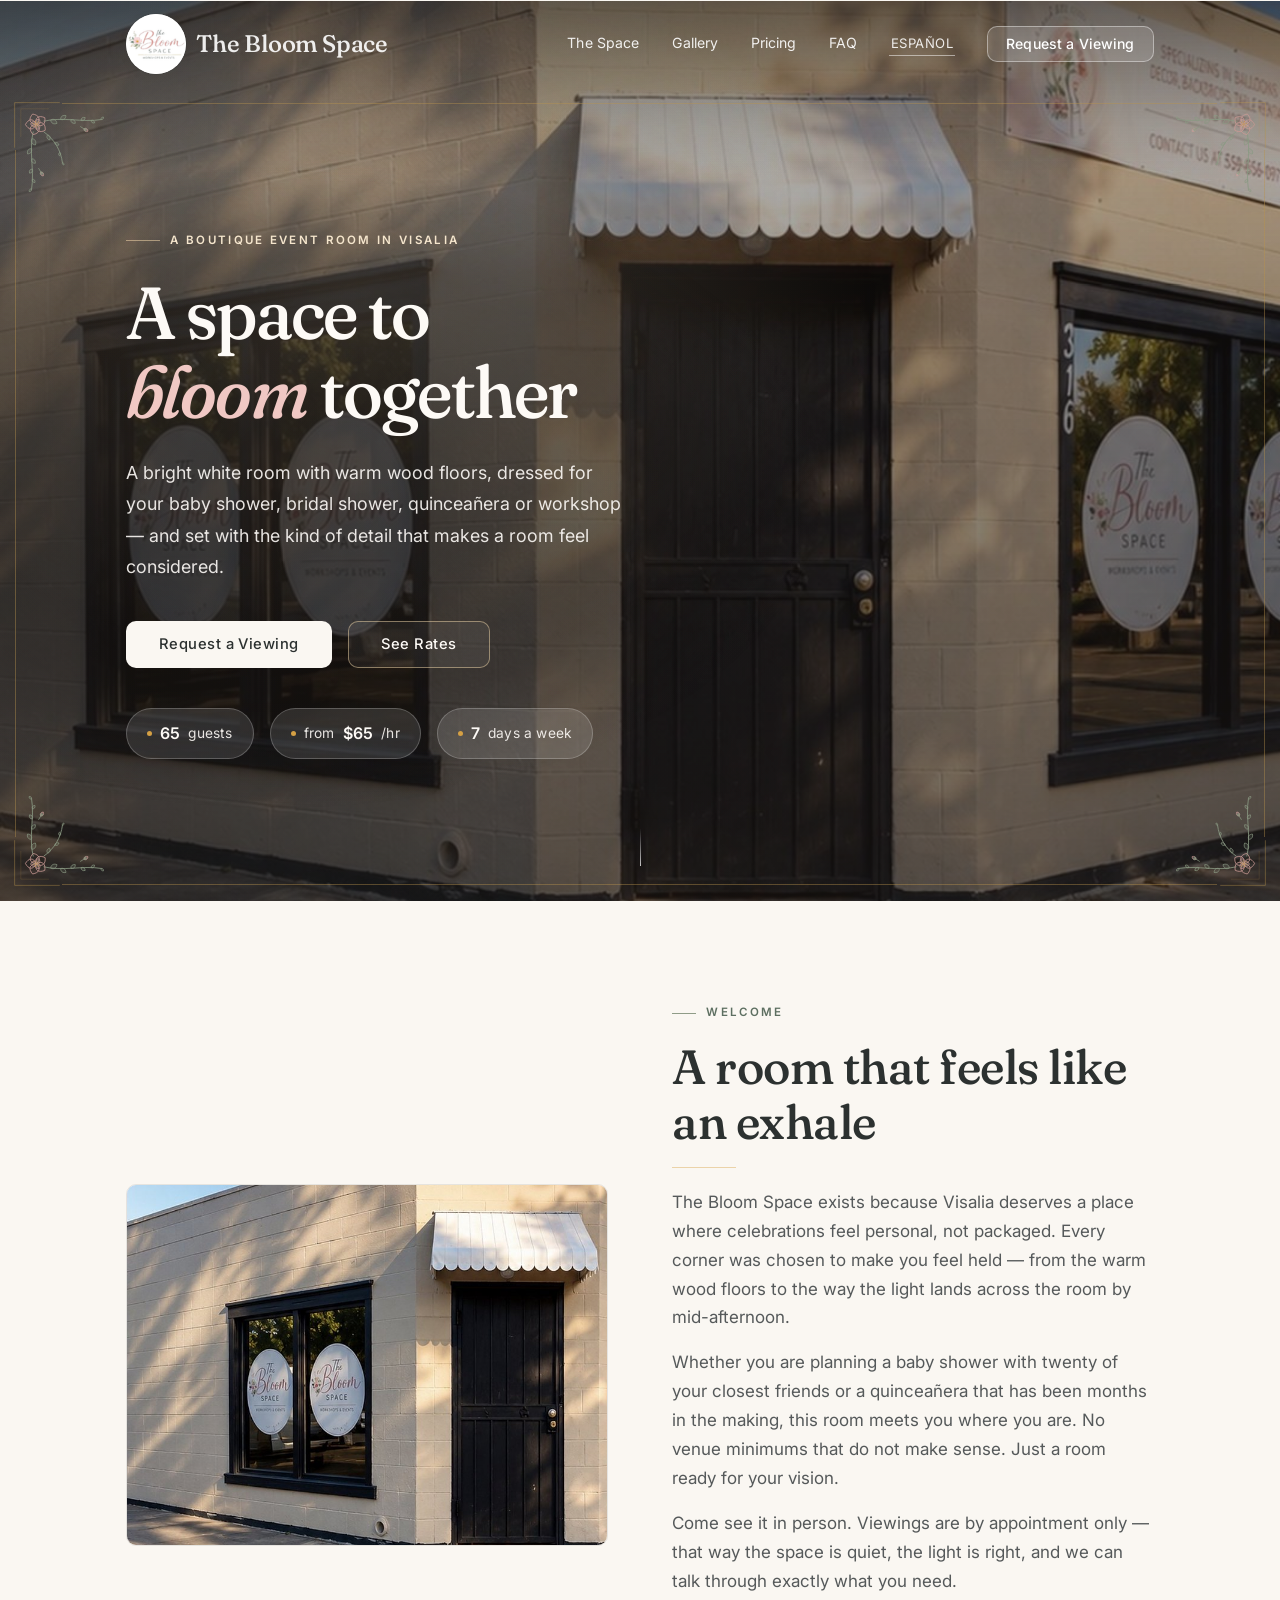
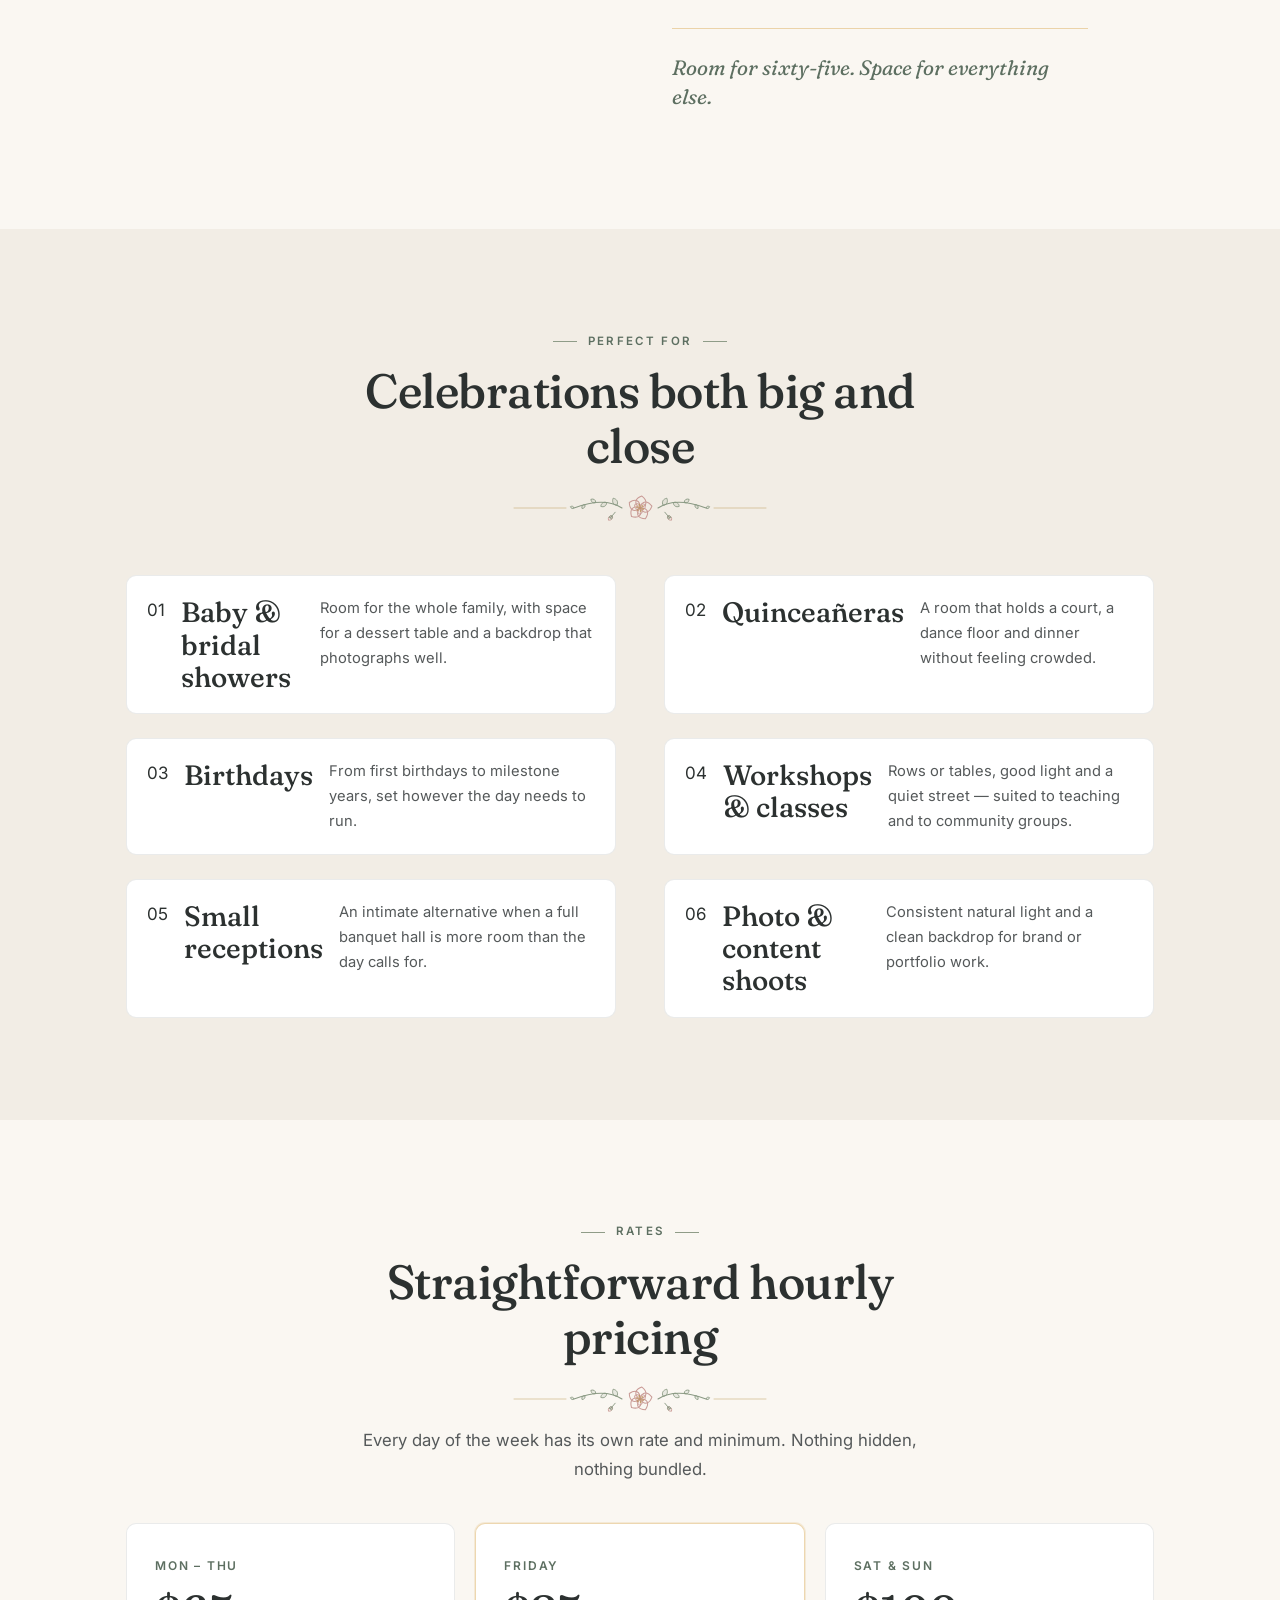
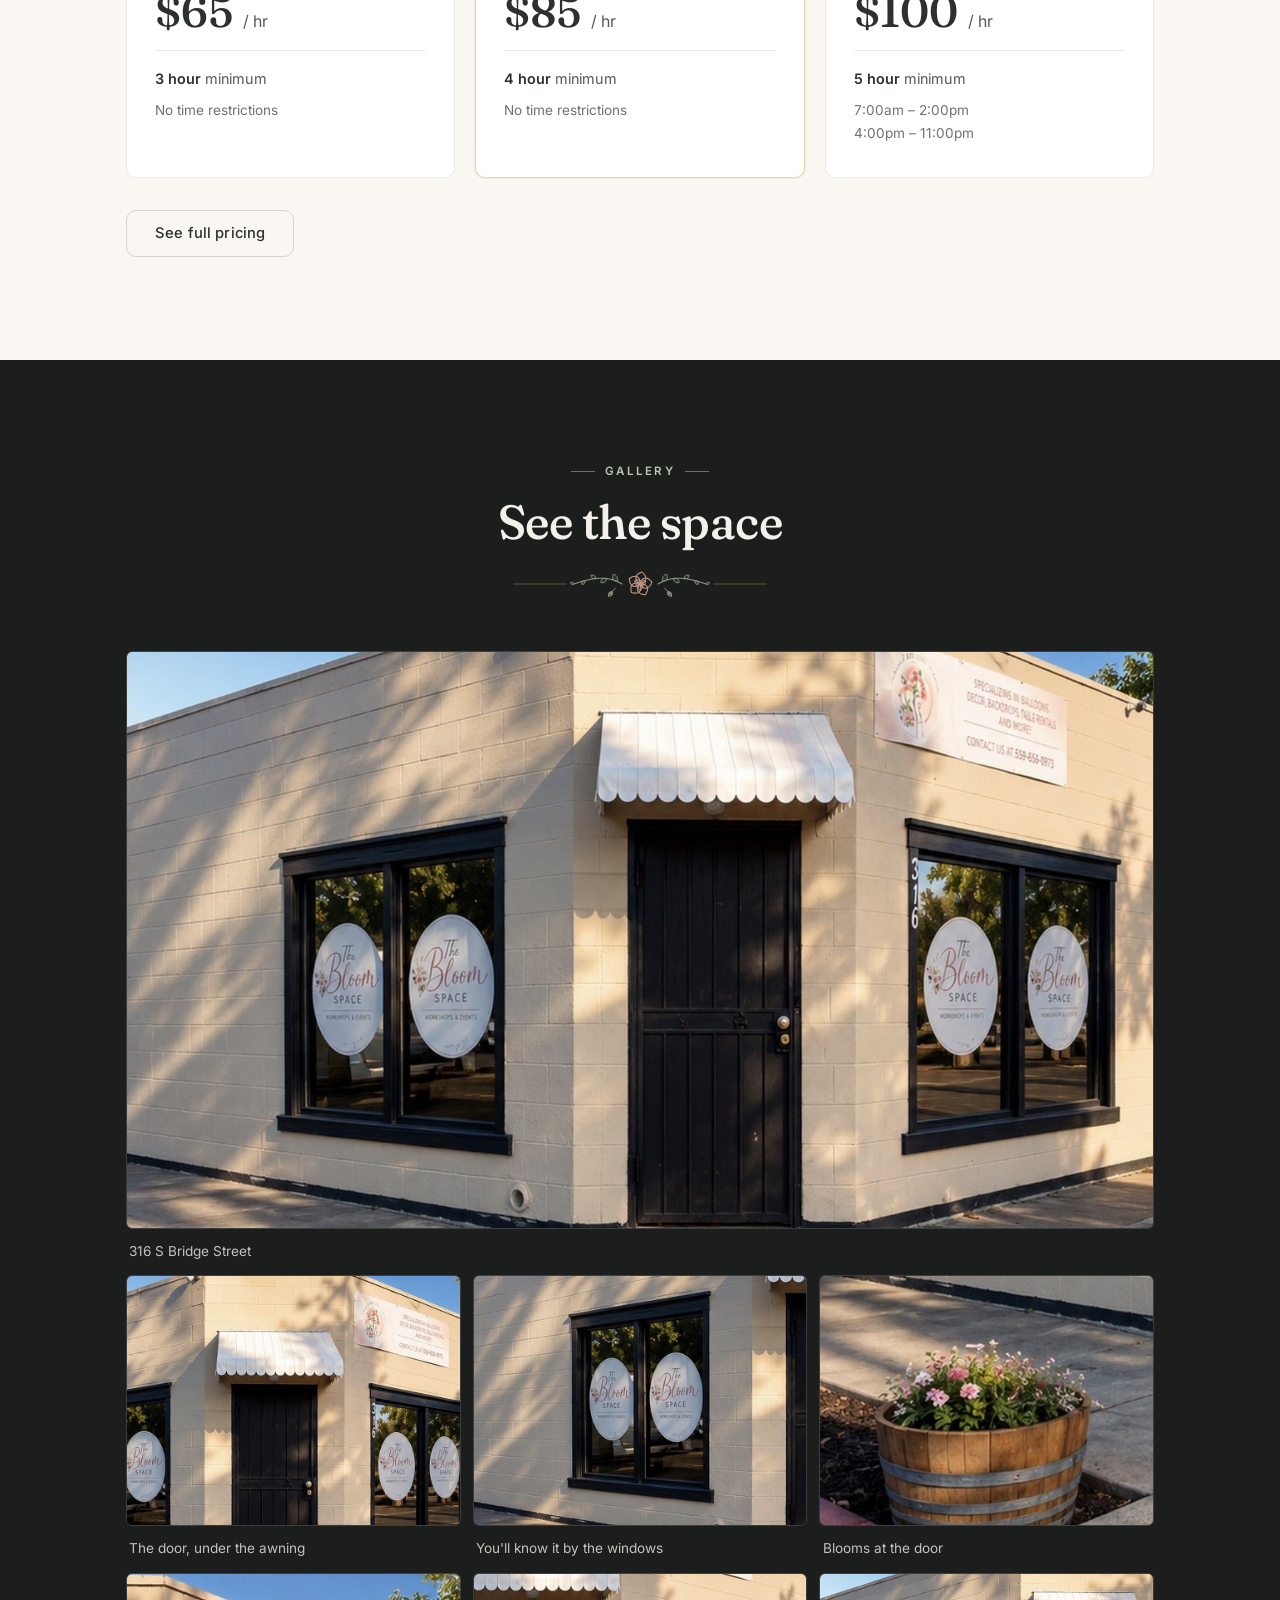
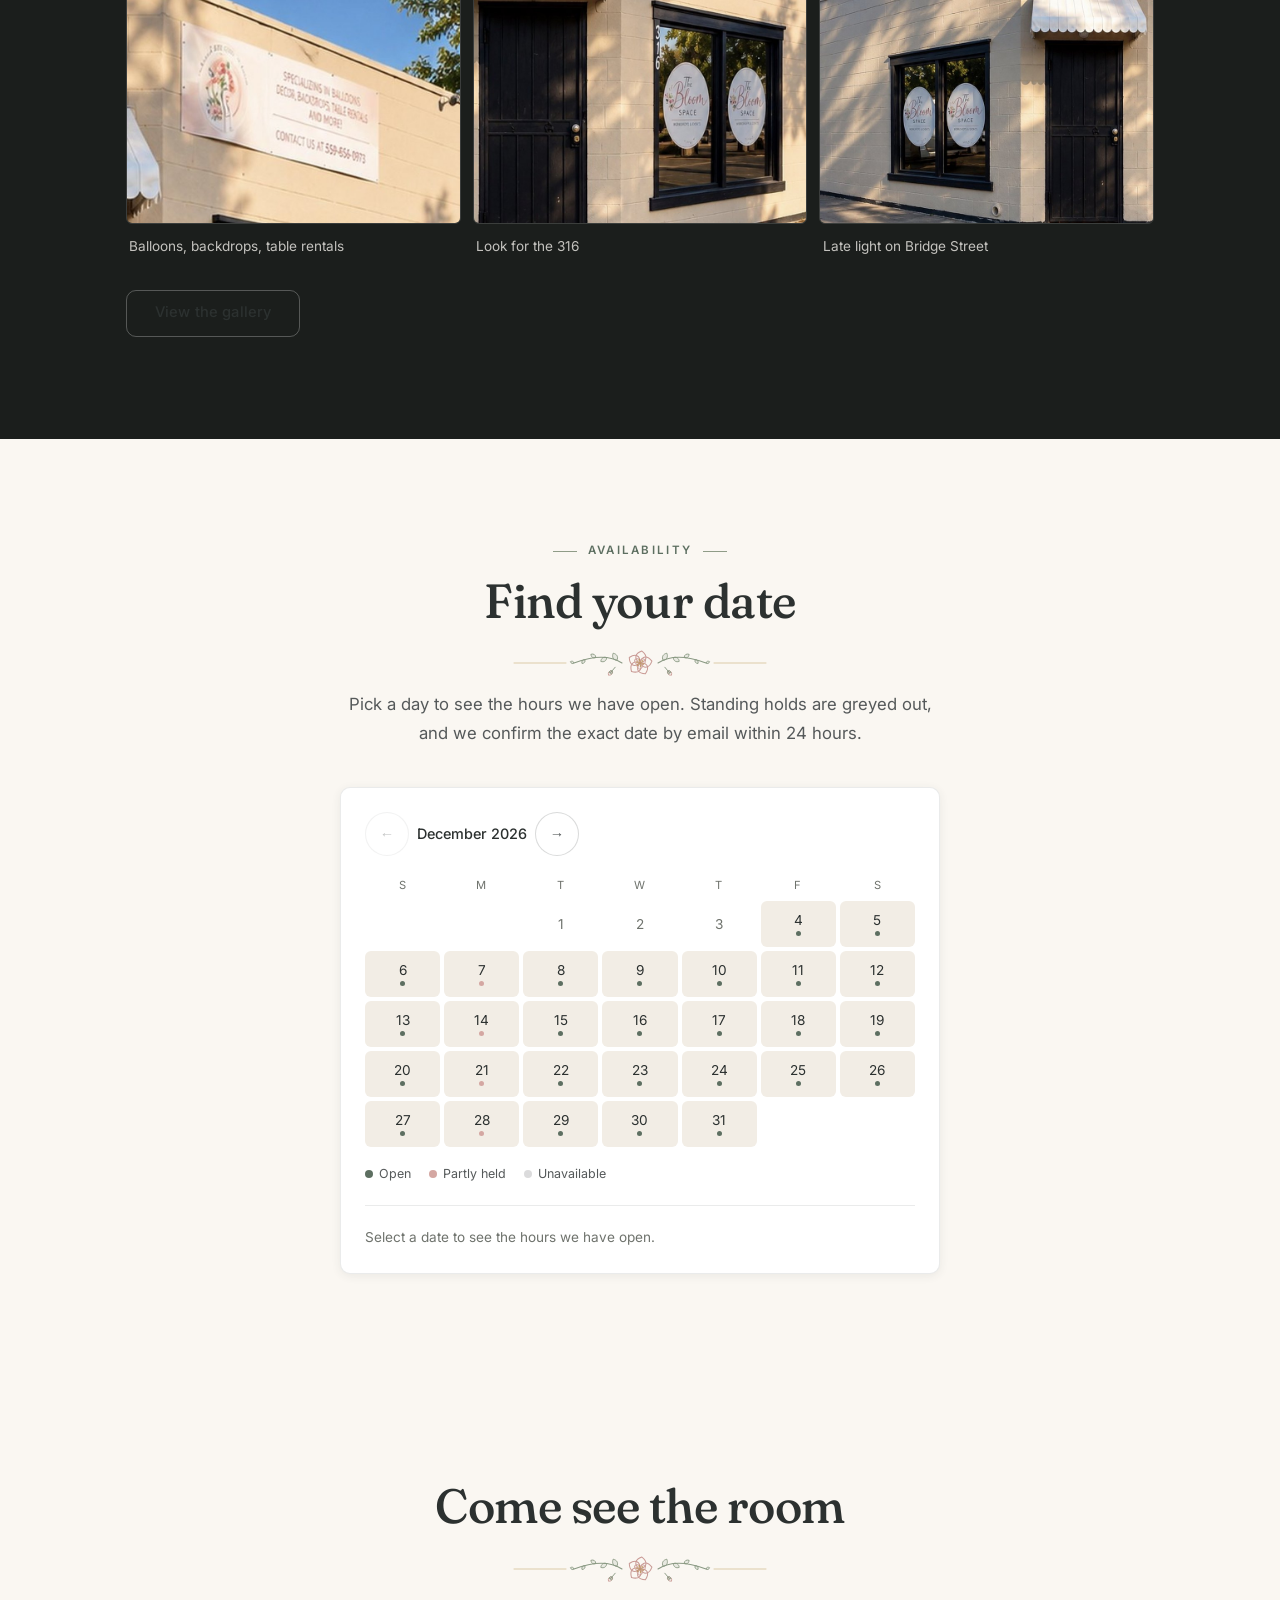
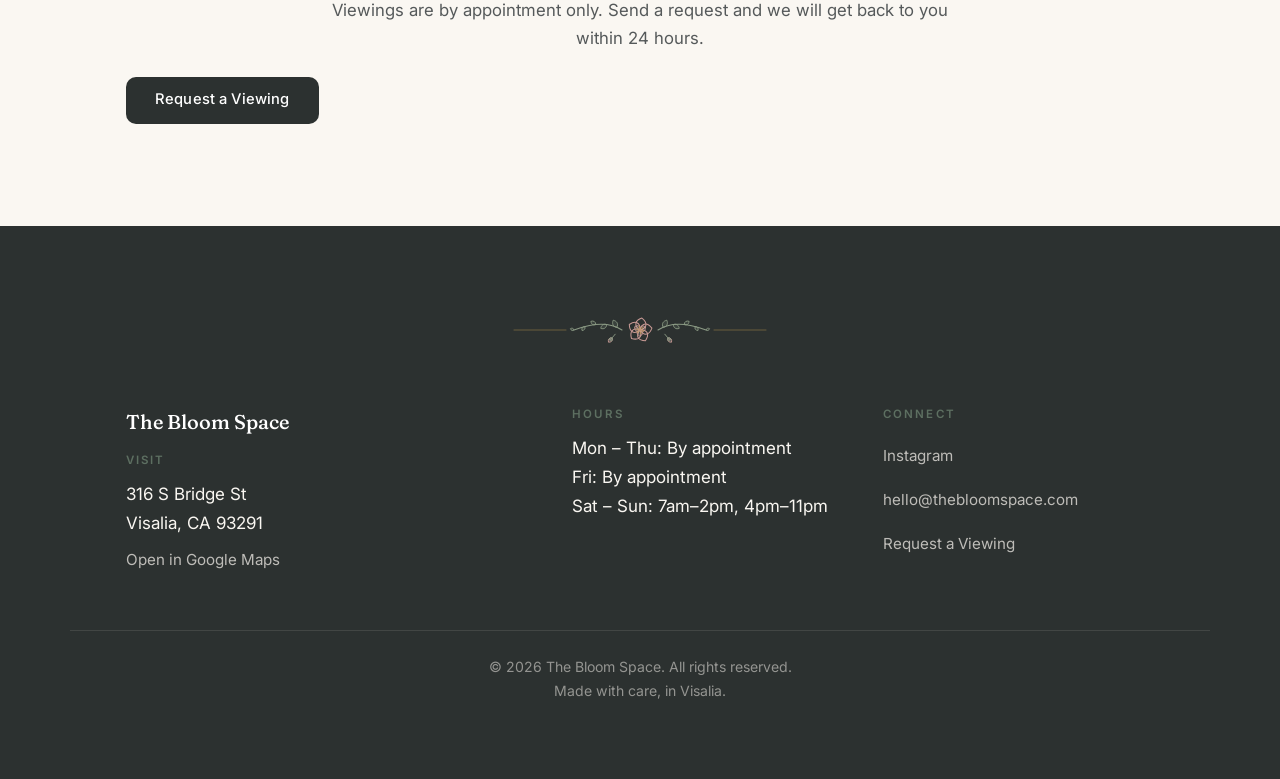
<file: index.html>
<!DOCTYPE html>
<html lang="en">
<head>
<meta charset="UTF-8">
<meta name="viewport" content="width=device-width, initial-scale=1.0">
<title>The Bloom Space — Event Venue in Visalia, CA</title>
<meta name="description" content="A bright boutique event room on Bridge Street in Visalia. Baby showers, bridal showers, quinceañeras, birthdays and workshops, up to 65 guests. From $65/hr.">

<!-- Social share card. og:url stays relative-free until a domain is pointed. -->
<meta property="og:type" content="business.business">
<meta property="og:site_name" content="The Bloom Space">
<meta property="og:title" content="The Bloom Space — Event Venue in Visalia, CA">
<meta property="og:description" content="A bright boutique event room on Bridge Street in Visalia. Baby showers, bridal showers, quinceañeras, birthdays and workshops, up to 65 guests. From $65/hr.">
<meta property="og:image" content="assets/venue-exterior-wide.jpg">
<meta property="og:image:alt" content="The Bloom Space on the corner of Bridge Street in Visalia">
<meta name="twitter:card" content="summary_large_image">
<meta name="theme-color" content="#faf7f2">
<link rel="icon" type="image/png" href="[data-uri]">

<link rel="preconnect" href="https://fonts.googleapis.com">
<link rel="preconnect" href="https://fonts.gstatic.com" crossorigin>
<link href="https://fonts.googleapis.com/css2?family=Fraunces:ital,opsz,wght@0,9..144,300..600;1,9..144,400..500&family=Inter:wght@300;400;500;600;700&display=swap" rel="stylesheet">
<link rel="stylesheet" href="styles/site.css">

<script type="application/ld+json">
{
  "@context": "https://schema.org",
  "@type": ["LocalBusiness", "EventVenue"],
  "name": "The Bloom Space",
  "description": "A bright boutique multipurpose event room in Visalia, California, for showers, quinceañeras, birthdays, workshops and small receptions.",
  "address": {
    "@type": "PostalAddress",
    "streetAddress": "316 S Bridge St",
    "addressLocality": "Visalia",
    "addressRegion": "CA",
    "postalCode": "93291",
    "addressCountry": "US"
  },
  "maximumAttendeeCapacity": 65,
  "sameAs": ["https://www.instagram.com/the_bloom_space559"],
  "priceRange": "$65-$100 per hour",
  "openingHoursSpecification": [
    { "@type": "OpeningHoursSpecification", "dayOfWeek": ["Monday","Tuesday","Wednesday","Thursday","Friday"], "opens": "07:00", "closes": "23:00" },
    { "@type": "OpeningHoursSpecification", "dayOfWeek": ["Saturday","Sunday"], "opens": "07:00", "closes": "14:00" },
    { "@type": "OpeningHoursSpecification", "dayOfWeek": ["Saturday","Sunday"], "opens": "16:00", "closes": "23:00" }
  ],
  "amenityFeature": [
    { "@type": "LocationFeatureSpecification", "name": "Tables and chairs", "value": true },
    { "@type": "LocationFeatureSpecification", "name": "On-site parking", "value": true },
    { "@type": "LocationFeatureSpecification", "name": "Restroom facilities", "value": true },
    { "@type": "LocationFeatureSpecification", "name": "Climate control", "value": true }
  ]
}
</script>
</head>
<body>
<a class="skip-link" href="#main" data-i18n="nav.skip">Skip to content</a>

<header class="site-header" role="banner">
  <nav class="nav wrap" aria-label="Main">
    <a href="index.html" class="brand" aria-label="The Bloom Space — home">
      <img class="brand-icon" src="assets/logo-mark.png" alt="" width="120" height="120" decoding="async">
      <span>The Bloom Space</span>
    </a>

    <div class="nav-links" id="navLinks">
      <a href="the-space.html" data-i18n="nav.space">The Space</a>
      <a href="gallery.html" data-i18n="nav.gallery">Gallery</a>
      <a href="pricing.html" data-i18n="nav.pricing">Pricing</a>
      <a href="faq.html" data-i18n="nav.faq">FAQ</a>
      <button type="button" class="lang-toggle" data-lang-toggle lang="es">Español</button>
      <a href="contact.html" class="btn btn-primary" data-i18n="nav.book">Request a Viewing</a>
    </div>

    <button class="nav-toggle" id="navToggle" aria-label="Menu" aria-expanded="false" aria-controls="navLinks">
      <span></span><span></span><span></span>
    </button>
  </nav>
</header>

<main id="main">

<!--
  The building itself, full bleed, is the first thing anyone sees. The photo
  breathes under a warm scrim rather than sitting in a card below the copy —
  a venue has to be seen before it can be described.
-->
<section class="hero hero-immersive" aria-label="Welcome">
  <div class="hero-bg" id="heroBg" aria-hidden="true">
    <picture>
      <source media="(max-width: 700px)" srcset="assets/venue-storefront-tall.jpg" width="900" height="1200">
      <img src="assets/venue-storefront.jpg" alt="" width="1440" height="810" fetchpriority="high" decoding="async">
    </picture>
    <!--
      Empty until a real clip of the room exists — see data/media.json. When
      one is added it fades in over the still with no code change.
    -->
    <video class="hero-video" id="heroVideo" muted loop playsinline preload="none">
      
    </video>
    <div class="hero-scrim"></div>
    <div class="hero-bloom"></div>
  </div>

  <div class="hero-inner wrap">
    <div class="hero-copy">
      <p class="eyebrow hero-eyebrow" data-i18n="home.eyebrow">A boutique event room in Visalia</p>
      <h1 data-i18n-html="home.title">
        A space to <span class="accent-italic">bloom</span> together
      </h1>
      <p class="lead" data-i18n="home.lead">A bright white room with warm wood floors, dressed for your baby shower, bridal shower, quinceañera or workshop &mdash; and set with the kind of detail that makes a room feel considered.</p>

      <div class="hero-cta">
        <a href="contact.html" class="btn btn-primary" data-i18n="home.ctaPrimary">Request a Viewing</a>
        <a href="pricing.html" class="btn btn-secondary" data-i18n="home.ctaSecondary">See Rates</a>
      </div>

      <div class="hero-stats">
        <span class="stat-pill">
          <span class="dot" aria-hidden="true"></span>
          <strong data-count-to="65">65</strong> <span data-i18n="home.statGuests">guests</span>
        </span>
        <span class="stat-pill">
          <span class="dot" aria-hidden="true"></span>
          <span data-i18n="home.statFrom">from</span> <strong data-count-to="65" data-count-prefix="$">$65</strong><span data-i18n="home.statPerHour">/hr</span>
        </span>
        <span class="stat-pill">
          <span class="dot" aria-hidden="true"></span>
          <strong data-count-to="7">7</strong> <span data-i18n="home.statDays">days a week</span>
        </span>
      </div>
    </div>
  </div>

  <a class="hero-cue" href="#welcome" data-i18n-attr="aria-label:home.scrollCue" aria-label="Scroll to what the room offers">
    <span class="hero-cue-line" aria-hidden="true"></span>
  </a>
</section>

<!-- ---------------- welcome ---------------- -->
<section id="welcome" class="section wrap" aria-labelledby="welcome-title">
  <div class="welcome-grid reveal">
    <div class="welcome-image">
      <img src="assets/venue-westwall.jpg"
           alt="Late afternoon light and tree shadows across the Bridge Street side of the building"
           width="800" height="600" loading="lazy" decoding="async">
    </div>

    <div class="welcome-text">
      <p class="eyebrow" data-i18n="home.welcomeEyebrow">Welcome</p>
      <h2 id="welcome-title" class="section-title" data-i18n="home.welcomeTitle">A room that feels like an exhale</h2>
      <p data-i18n="home.welcomeBody1">The Bloom Space exists because Visalia deserves a place where celebrations feel personal, not packaged. Every corner was chosen to make you feel held &mdash; from the warm wood floors to the way the light lands across the room by mid-afternoon.</p>
      <p data-i18n="home.welcomeBody2">Whether you are planning a baby shower with twenty of your closest friends or a quinceañera that has been months in the making, this room meets you where you are. No venue minimums that do not make sense. Just a room ready for your vision.</p>
      <p data-i18n="home.welcomeBody3">Come see it in person. Viewings are by appointment only &mdash; that way the space is quiet, the light is right, and we can talk through exactly what you need.</p>
      <p class="pull-line" data-i18n="home.pullLine">Room for sixty-five. Space for everything else.</p>
    </div>
  </div>
</section>

<!-- ---------------- perfect for ---------------- -->
<section class="section section-alt" aria-labelledby="perfect-title">
  <div class="wrap">
    <p class="eyebrow center" data-i18n="home.perfectEyebrow">Perfect For</p>
    <h2 id="perfect-title" class="reveal section-title center" data-i18n="home.perfectTitle">Celebrations both big and close</h2>

    <ul class="perfect-list stagger" id="perfectList">
      <!-- rendered from data/content.js so the admin can edit both languages -->
    </ul>
  </div>
</section>

<!-- ---------------- rates teaser ---------------- -->
<section class="section wrap" aria-labelledby="rates-teaser-title">
  <p class="eyebrow center" data-i18n="home.ratesTeaserEyebrow">Rates</p>
  <h2 id="rates-teaser-title" class="reveal section-title center" data-i18n="home.ratesTeaserTitle">Straightforward hourly pricing</h2>
  <p class="lead center" data-i18n="home.ratesTeaserBody">Every day of the week has its own rate and minimum. Nothing hidden, nothing bundled.</p>

  <div class="rate-cards stagger" id="rateCards">
    <!-- rendered from data/rates.js — never hardcoded in markup -->
  </div>

  <p class="center" style="margin-top:2rem;">
    <a href="pricing.html" class="btn btn-secondary" data-i18n="home.ratesTeaserCta">See full pricing</a>
  </p>
</section>

<!-- ---------------- gallery teaser ---------------- -->
<section class="section section-dark" aria-labelledby="gallery-teaser-title">
  <div class="wrap">
    <p class="eyebrow center" data-i18n="home.galleryTeaserEyebrow">Gallery</p>
    <h2 id="gallery-teaser-title" class="reveal section-title center" data-i18n="home.galleryTeaserTitle">See the space</h2>

    <script type="application/json" id="media-gallery">[{"id": "v1", "src": "assets/venue-storefront.jpg", "tile": "wide", "alt": "The Bloom Space on the corner of Bridge Street — cream block walls, a scalloped white awning over a black door, and the logo on the windows", "caption": {"en": "316 S Bridge Street", "es": "316 S Bridge Street"}}, {"id": "v2", "src": "assets/venue-entrance-wide.jpg", "alt": "The black entrance door under a scalloped white awning, with the services banner above it", "caption": {"en": "The door, under the awning", "es": "La puerta, bajo el toldo"}}, {"id": "v3", "src": "assets/venue-windows.jpg", "alt": "The Bloom Space logo on the two front windows, with afternoon tree shadows across the wall", "caption": {"en": "You'll know it by the windows", "es": "La reconocerás por las ventanas"}}, {"id": "v4", "src": "assets/venue-planter.jpg", "alt": "Pink and white blooms in a half-barrel planter on the sidewalk outside the venue", "caption": {"en": "Blooms at the door", "es": "Flores en la entrada"}}, {"id": "v5", "src": "assets/venue-banner.jpg", "alt": "The banner above the entrance reading: specializing in balloons, decor, backdrops, table rentals and more", "caption": {"en": "Balloons, backdrops, table rentals", "es": "Globos, fondos, renta de mesas"}}, {"id": "v6", "src": "assets/venue-address.jpg", "alt": "The street number 316 painted beside the window, with the logo on the glass behind it", "caption": {"en": "Look for the 316", "es": "Busca el 316"}}, {"id": "v7", "src": "assets/venue-westwall.jpg", "alt": "Late afternoon light and tree shadows across the Bridge Street side of the building", "caption": {"en": "Late light on Bridge Street", "es": "La luz de la tarde en Bridge Street"}}]</script>
    <div class="gallery-grid stagger" id="galleryTeaser" role="list">
      <!-- rendered from the mock gallery store -->
    </div>

    <p class="center" style="margin-top:2rem;">
      <a href="gallery.html" class="btn btn-secondary" data-i18n="home.galleryTeaserCta">View the gallery</a>
    </p>
  </div>
</section>

<!-- ---------------- availability, the last step before booking ---------------- -->
<section class="section wrap" aria-labelledby="avail-title">
  <p class="eyebrow center" data-i18n="home.availEyebrow">Availability</p>
  <h2 id="avail-title" class="reveal section-title center" data-i18n="home.availTitle">Find your date</h2>
  <p class="lead center" data-i18n="home.availLead">Pick a day to see the hours we have open. Standing holds are greyed out, and we confirm the exact date by email within 24 hours.</p>

  <div class="availability" id="availability">
    <div class="cal-head">
      <div class="cal-nav">
        <button type="button" class="cal-arrow" id="calPrev" aria-label="Previous month">&larr;</button>
        <span class="cal-month" id="calMonth" aria-live="polite"></span>
        <button type="button" class="cal-arrow" id="calNext" aria-label="Next month">&rarr;</button>
      </div>
    </div>

    <div class="cal-weekdays" aria-hidden="true">
      <span>S</span><span>M</span><span>T</span><span>W</span><span>T</span><span>F</span><span>S</span>
    </div>

    <div class="cal-grid" id="calGrid" role="grid" aria-labelledby="avail-title"></div>

    <ul class="cal-legend">
      <li><span class="swatch open" aria-hidden="true"></span><span data-i18n="pricing.availOpen">Open</span></li>
      <li><span class="swatch limited" aria-hidden="true"></span><span data-i18n="pricing.availLimited">Partly held</span></li>
      <li><span class="swatch booked" aria-hidden="true"></span><span data-i18n="pricing.availBlocked">Unavailable</span></li>
    </ul>

    <div class="cal-detail" id="calDetail" role="status" aria-live="polite">
      <p class="cal-detail-empty" data-i18n="pricing.availPick">Select a date to see the hours we have open.</p>
    </div>
  </div>
</section>

<!-- ---------------- final cta ---------------- -->
<section class="section wrap center" aria-labelledby="final-title">
  <h2 id="final-title" class="reveal section-title center" data-i18n="home.finalTitle">Come see the room</h2>
  <p class="lead center" data-i18n="home.finalBody">Viewings are by appointment only. Send a request and we will get back to you within 24 hours.</p>
  <p style="margin-top:1.5rem;">
    <a href="contact.html" class="btn btn-primary" data-i18n="nav.book">Request a Viewing</a>
  </p>
</section>

</main>

<script type="module">
  import { PERFECT_FOR } from './data/content.js';
  import { RATE_CARD, DAY_RATES } from './data/rates.js';
  import { getGallery } from './lib/api.mock.js';
  import { getLocale, t } from './lib/i18n.js';
  import { initAvailability } from './lib/ui.js';

  function renderPerfect() {
    const list = document.getElementById('perfectList');
    const l = getLocale();
    list.innerHTML = PERFECT_FOR.map((item, i) => `
      <li class="perfect-item">
        <span class="perfect-num">${String(i + 1).padStart(2, '0')}</span>
        <h3>${l === 'es' ? item.es : item.en}</h3>
        <p>${l === 'es' ? item.esBody : item.enBody}</p>
      </li>`).join('');
  }

  function renderRates() {
    const wrap = document.getElementById('rateCards');
    const l = getLocale();
    wrap.innerHTML = RATE_CARD.map((row) => {
      const rate = DAY_RATES[row.days[0]];
      const windows = row.key === 'weekend'
        ? '7:00am &ndash; 2:00pm<br>4:00pm &ndash; 11:00pm'
        : t('pricing.noRestriction');
      return `
        <article class="rate-card${row.featured ? ' featured' : ''}">
          <div class="days">${l === 'es' ? row.daysLabelEs : row.daysLabel}</div>
          <div class="price">$${rate.hourly} <span>${t('pricing.perHour')}</span></div>
          <div class="min-detail"><strong>${rate.minHours} ${t('pricing.hourMin')}</strong> ${t('pricing.minimum')}</div>
          <div class="window-detail">${windows}</div>
        </article>`;
    }).join('');
  }

  async function renderGallery() {
    const grid = document.getElementById('galleryTeaser');
    // Seven is the tidy number: one full-width tile over two rows of three.
    const items = (await getGallery()).slice(0, 7);
    const l = getLocale();
    grid.innerHTML = items.map((item) => `
      <figure class="gallery-item${item.tile === 'wide' ? ' tile-wide' : ''}" role="listitem">
        <span class="gallery-frame">
          <img src="${item.src}" alt="${item.alt}" loading="lazy" decoding="async"
               width="${item.tile === 'wide' ? 1440 : 800}" height="${item.tile === 'wide' ? 810 : 600}">
        </span>
        ${item.caption ? `<figcaption>${l === 'es' ? item.caption.es : item.caption.en}</figcaption>` : ''}
      </figure>`).join('');
  }

  function renderAll() { renderPerfect(); renderRates(); renderGallery(); }
  renderAll();
  document.addEventListener('localechange', renderAll);

  // The last thing on the page before the ask: pick a day, see the hours,
  // go straight to the request with the date already attached.
  await initAvailability();
</script>

<footer class="site-footer" role="contentinfo">
  <!-- Closes the page with the same botanical rule the section titles use.
       Unlike the corner frame this fits at any width, so it is the border
       phones and tablets actually get. -->
  <div class="footer-flourish" aria-hidden="true"></div>
  <div class="wrap footer-grid">
    <div class="footer-col">
      <div class="footer-brand">The Bloom Space</div>
      <p class="footer-heading" data-i18n="footer.address">Visit</p>
      <p>316 S Bridge St<br>Visalia, CA 93291</p>
      <p><a href="https://maps.google.com/?q=316+S+Bridge+St+Visalia+CA+93291" target="_blank" rel="noopener noreferrer" data-i18n="footer.maps">Open in Google Maps</a></p>
    </div>

    <div class="footer-col">
      <p class="footer-heading" data-i18n="footer.hours">Hours</p>
      <p>Mon &ndash; Thu: <span data-i18n="footer.byAppt">By appointment</span></p>
      <p>Fri: <span data-i18n="footer.byAppt">By appointment</span></p>
      <p>Sat &ndash; Sun: <span data-i18n="footer.weekend">7am&ndash;2pm, 4pm&ndash;11pm</span></p>
    </div>

    <div class="footer-col">
      <p class="footer-heading" data-i18n="footer.connect">Connect</p>
      <p><a href="https://www.instagram.com/the_bloom_space559" target="_blank" rel="noopener noreferrer">Instagram</a></p>
      <p><a href="mailto:hello@thebloomspace.com">hello@thebloomspace.com</a></p>
      <p><a href="contact.html" data-i18n="nav.book">Request a Viewing</a></p>
    </div>
  </div>

  <div class="wrap footer-bottom">
    <p>&copy; 2026 The Bloom Space. <span data-i18n="footer.rights">All rights reserved.</span></p>
    <p data-i18n="footer.madeIn">Made with care, in Visalia.</p>
  </div>
</footer>

<div class="page-frame" aria-hidden="true">
  <span class="frame-corner tl"></span>
  <span class="frame-corner tr"></span>
  <span class="frame-corner bl"></span>
  <span class="frame-corner br"></span>
</div>

<div class="book-bar" id="bookBar">
  <a href="contact.html" class="btn btn-primary" data-i18n="nav.book">Request a Viewing</a>
  <a class="book-bar-alt" href="https://www.instagram.com/the_bloom_space559"
     target="_blank" rel="noopener noreferrer"
     aria-label="Message us on Instagram" data-i18n-attr="aria-label:book.dmAria">
    <svg viewBox="0 0 24 24" width="22" height="22" fill="none" stroke="currentColor"
         stroke-width="1.7" aria-hidden="true">
      <rect x="3" y="3" width="18" height="18" rx="5"/>
      <circle cx="12" cy="12" r="4"/>
      <circle cx="17.2" cy="6.8" r="1.1" fill="currentColor" stroke="none"/>
    </svg>
  </a>
</div>

<script type="module">
  import { initI18n } from './lib/i18n.js';
  import { initPage } from './lib/ui.js';
  await initI18n();
  initPage();
  import { initCounters } from './lib/ui.js'; initCounters();
</script>
</body>
</html>
</file>
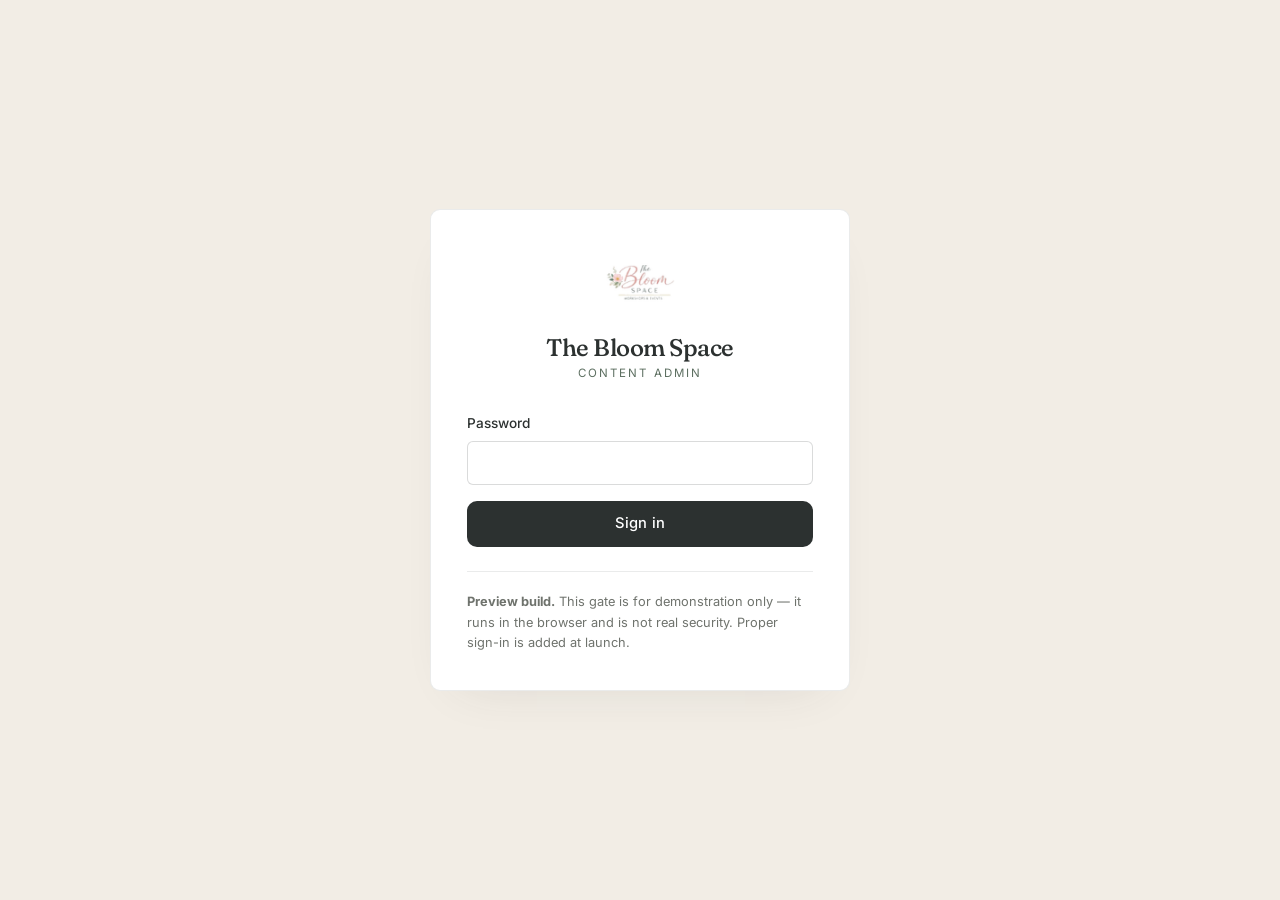
<file: admin/index.html>
<!DOCTYPE html>
<html lang="en">
<head>
<meta charset="UTF-8">
<meta name="viewport" content="width=device-width, initial-scale=1.0">
<title>Admin — The Bloom Space</title>
<meta name="robots" content="noindex, nofollow">
<link rel="preconnect" href="https://fonts.googleapis.com">
<link rel="preconnect" href="https://fonts.gstatic.com" crossorigin>
<link href="https://fonts.googleapis.com/css2?family=Fraunces:opsz,wght@9..144,400..600&family=Inter:wght@300;400;500;600&display=swap" rel="stylesheet">
<link rel="stylesheet" href="../styles/site.css">
<link rel="stylesheet" href="admin.css">
</head>
<body class="admin-body">

<!-- ---------------- gate ---------------- -->
<div class="admin-gate" id="gate">
  <form class="gate-card" id="gateForm">
    <img src="../assets/logo-mark.png" alt="" width="72" height="72" class="gate-mark">
    <h1>The Bloom Space</h1>
    <p class="gate-sub">Content admin</p>

    <label for="password">Password</label>
    <input type="password" id="password" autocomplete="current-password" required>
    <p class="gate-error" id="gateError" role="alert" hidden>That password is not right.</p>

    <button type="submit" class="btn btn-primary">Sign in</button>

    <p class="gate-note">
      <strong>Preview build.</strong> This gate is for demonstration only — it runs in
      the browser and is not real security. Proper sign-in is added at launch.
    </p>
  </form>
</div>

<!-- ---------------- app ---------------- -->
<div class="admin-app" id="app" hidden>
  <header class="admin-header">
    <div class="admin-brand">
      <img src="../assets/logo-mark.png" alt="" width="40" height="40">
      <span>The Bloom Space <em>admin</em></span>
    </div>
    <div class="admin-header-actions">
      <a href="../index.html" class="admin-link">View site &rarr;</a>
      <button type="button" class="admin-link" id="resetBtn">Reset demo data</button>
      <button type="button" class="admin-link" id="signOut">Sign out</button>
    </div>
  </header>

  <div class="admin-banner" role="note">
    <strong>Preview build.</strong> Changes save to this browser only — nothing is
    published and no email is sent. Anything not listed here (page structure,
    layout, new sections) still needs your developer.
  </div>

  <div class="admin-shell">
    <nav class="admin-nav" aria-label="Admin sections">
      <button type="button" class="admin-tab is-active" data-panel="content">Text</button>
      <button type="button" class="admin-tab" data-panel="gallery">Gallery</button>
      <button type="button" class="admin-tab" data-panel="faq">FAQ</button>
      <button type="button" class="admin-tab" data-panel="rates">Rates</button>
      <button type="button" class="admin-tab" data-panel="blocks">Blocked dates</button>
      <button type="button" class="admin-tab" data-panel="inbox">
        Inquiries <span class="admin-badge" id="unreadBadge" hidden>0</span>
      </button>
    </nav>

    <main class="admin-main">
      <!-- text -->
      <section class="admin-panel is-active" id="panel-content" aria-labelledby="h-content">
        <h2 id="h-content">Text blocks</h2>
        <p class="admin-help">Every string has an English and a Spanish version. Both are
          shown side by side so nothing ships half-translated.</p>
        <div id="contentEditor" class="editor-list"></div>
        <div class="admin-actions">
          <button type="button" class="btn btn-primary" id="saveContent">Save text</button>
          <span class="save-flag" id="contentSaved" hidden>Saved</span>
        </div>
      </section>

      <!-- gallery -->
      <section class="admin-panel" id="panel-gallery" aria-labelledby="h-gallery" hidden>
        <h2 id="h-gallery">Gallery</h2>
        <p class="admin-help">Drag the handles to reorder. Alt text describes the photo for
          screen readers and search engines — an image cannot be saved without it.</p>

        <label class="upload-drop" for="galleryUpload">
          <input type="file" id="galleryUpload" accept="image/*" multiple hidden>
          <span>Choose images to add</span>
          <small>Preview build: images are held in this browser, so keep them small.</small>
        </label>

        <div id="galleryEditor" class="gallery-editor"></div>
        <div class="admin-actions">
          <button type="button" class="btn btn-primary" id="saveGallery">Save gallery</button>
          <span class="save-flag" id="gallerySaved" hidden>Saved</span>
          <span class="save-flag is-error" id="galleryError" hidden>Every image needs alt text.</span>
        </div>
      </section>

      <!-- faq -->
      <section class="admin-panel" id="panel-faq" aria-labelledby="h-faq" hidden>
        <h2 id="h-faq">FAQ</h2>
        <p class="admin-help">These answers also carry your policies, so keep the deposit
          wording accurate in both languages.</p>
        <div id="faqEditor" class="editor-list"></div>
        <div class="admin-actions">
          <button type="button" class="btn btn-secondary" id="addFaq">Add a question</button>
          <button type="button" class="btn btn-primary" id="saveFaq">Save FAQ</button>
          <span class="save-flag" id="faqSaved" hidden>Saved</span>
        </div>
      </section>

      <!-- rates -->
      <section class="admin-panel" id="panel-rates" aria-labelledby="h-rates" hidden>
        <h2 id="h-rates">Rates and minimums</h2>
        <p class="admin-help">The rate card, the pricing calculator and the availability
          view all read these numbers. Change them here and every page follows.</p>
        <div id="ratesEditor" class="rates-editor"></div>
        <div class="admin-actions">
          <button type="button" class="btn btn-primary" id="saveRates">Save rates</button>
          <span class="save-flag" id="ratesSaved" hidden>Saved</span>
        </div>
      </section>

      <!-- blocks -->
      <section class="admin-panel" id="panel-blocks" aria-labelledby="h-blocks" hidden>
        <h2 id="h-blocks">Blocked dates</h2>

        <h3 class="admin-sub">Every week</h3>
        <p class="admin-help">Standing holds, like the Monday Bachata class. These grey out
          on every matching weekday.</p>
        <div id="recurringEditor" class="editor-list"></div>
        <button type="button" class="btn btn-secondary" id="addRecurring">Add a weekly hold</button>

        <h3 class="admin-sub">One-off dates</h3>
        <p class="admin-help">Single dates the room is not available at all.</p>
        <div class="block-add">
          <label for="blockDate" class="sr-only">Date to block</label>
          <input type="date" id="blockDate">
          <button type="button" class="btn btn-secondary" id="addBlockDate">Block this date</button>
        </div>
        <ul id="blockedList" class="blocked-list"></ul>

        <div class="admin-actions">
          <button type="button" class="btn btn-primary" id="saveBlocks">Save blocks</button>
          <span class="save-flag" id="blocksSaved" hidden>Saved</span>
        </div>
      </section>

      <!-- inbox -->
      <section class="admin-panel" id="panel-inbox" aria-labelledby="h-inbox" hidden>
        <h2 id="h-inbox">Viewing requests</h2>
        <p class="admin-help">Requests sent from the site. In this preview they are stored in
          your browser; at launch they arrive by email and are listed here.</p>
        <div id="inbox" class="inbox"></div>
      </section>
    </main>
  </div>
</div>

<script type="module" src="admin.js"></script>
</body>
</html>
</file>
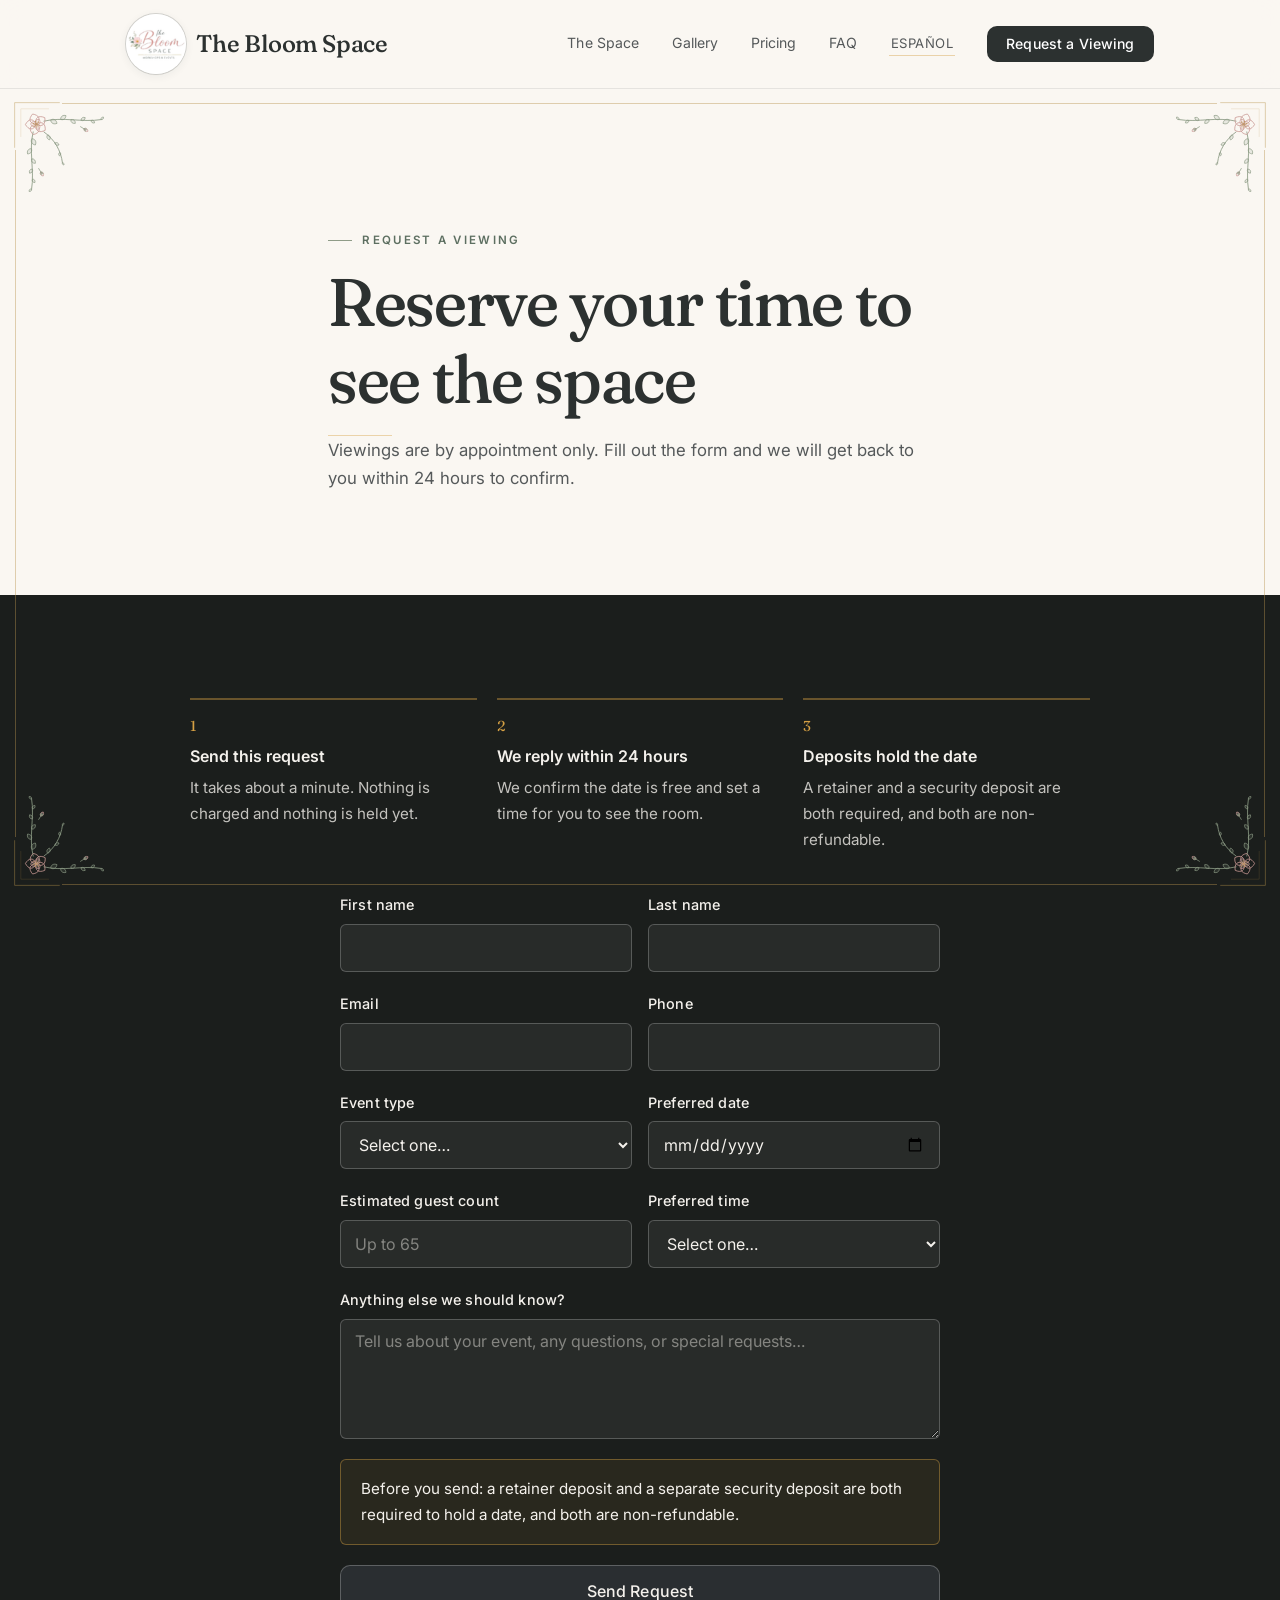
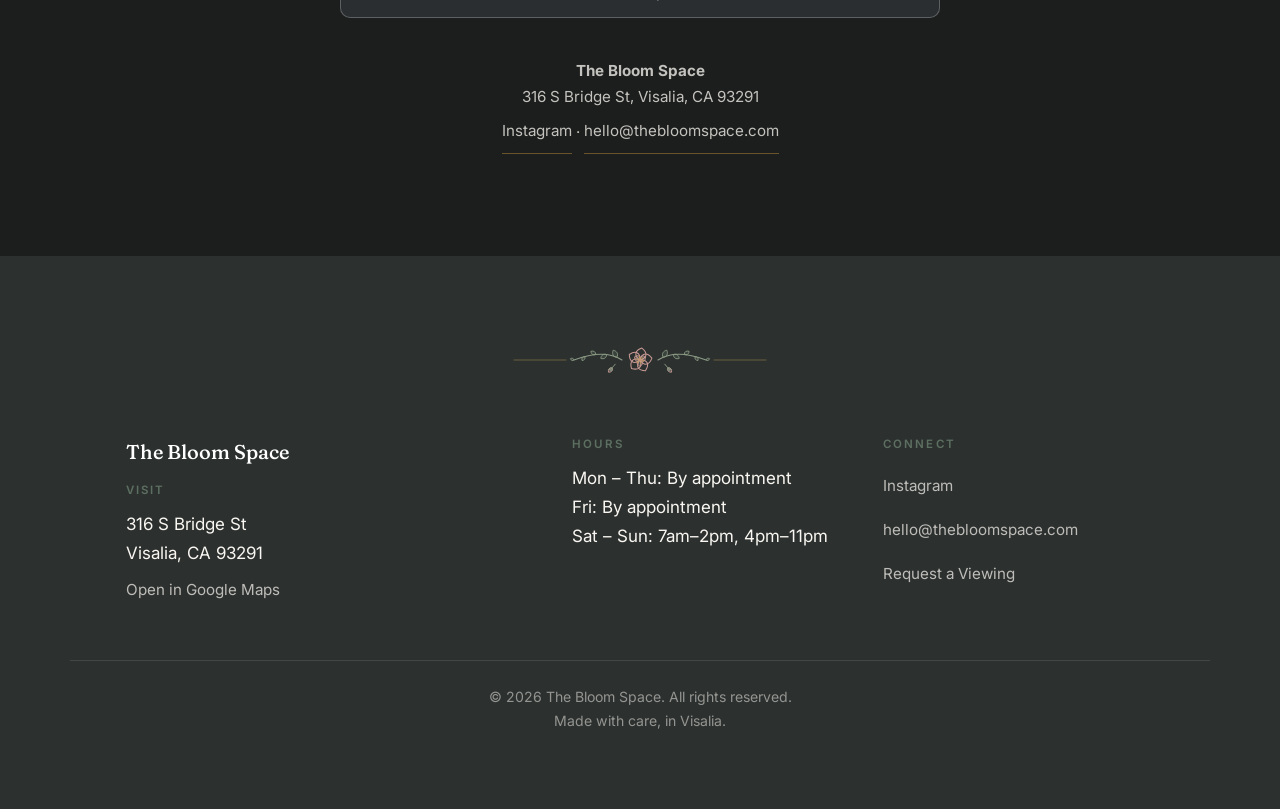
<file: contact.html>
<!DOCTYPE html>
<html lang="en">
<head>
<meta charset="UTF-8">
<meta name="viewport" content="width=device-width, initial-scale=1.0">
<title>Request a Viewing | The Bloom Space</title>
<meta name="description" content="Request a viewing of The Bloom Space in Visalia, CA. Viewings are by appointment only and we reply within 24 hours.">

<!-- Social share card. og:url stays relative-free until a domain is pointed. -->
<meta property="og:type" content="business.business">
<meta property="og:site_name" content="The Bloom Space">
<meta property="og:title" content="Request a Viewing | The Bloom Space">
<meta property="og:description" content="Request a viewing of The Bloom Space in Visalia, CA. Viewings are by appointment only and we reply within 24 hours.">
<meta property="og:image" content="assets/venue-exterior-wide.jpg">
<meta property="og:image:alt" content="The Bloom Space on the corner of Bridge Street in Visalia">
<meta name="twitter:card" content="summary_large_image">
<meta name="theme-color" content="#faf7f2">
<link rel="icon" type="image/png" href="[data-uri]">

<link rel="preconnect" href="https://fonts.googleapis.com">
<link rel="preconnect" href="https://fonts.gstatic.com" crossorigin>
<link href="https://fonts.googleapis.com/css2?family=Fraunces:ital,opsz,wght@0,9..144,300..600;1,9..144,400..500&family=Inter:wght@300;400;500;600;700&display=swap" rel="stylesheet">
<link rel="stylesheet" href="styles/site.css">

<script type="application/ld+json">
{
  "@context": "https://schema.org",
  "@type": ["LocalBusiness", "EventVenue"],
  "name": "The Bloom Space",
  "description": "A bright boutique multipurpose event room in Visalia, California, for showers, quinceañeras, birthdays, workshops and small receptions.",
  "address": {
    "@type": "PostalAddress",
    "streetAddress": "316 S Bridge St",
    "addressLocality": "Visalia",
    "addressRegion": "CA",
    "postalCode": "93291",
    "addressCountry": "US"
  },
  "maximumAttendeeCapacity": 65,
  "sameAs": ["https://www.instagram.com/the_bloom_space559"],
  "priceRange": "$65-$100 per hour",
  "openingHoursSpecification": [
    { "@type": "OpeningHoursSpecification", "dayOfWeek": ["Monday","Tuesday","Wednesday","Thursday","Friday"], "opens": "07:00", "closes": "23:00" },
    { "@type": "OpeningHoursSpecification", "dayOfWeek": ["Saturday","Sunday"], "opens": "07:00", "closes": "14:00" },
    { "@type": "OpeningHoursSpecification", "dayOfWeek": ["Saturday","Sunday"], "opens": "16:00", "closes": "23:00" }
  ],
  "amenityFeature": [
    { "@type": "LocationFeatureSpecification", "name": "Tables and chairs", "value": true },
    { "@type": "LocationFeatureSpecification", "name": "On-site parking", "value": true },
    { "@type": "LocationFeatureSpecification", "name": "Restroom facilities", "value": true },
    { "@type": "LocationFeatureSpecification", "name": "Climate control", "value": true }
  ]
}
</script>
</head>
<body>
<a class="skip-link" href="#main" data-i18n="nav.skip">Skip to content</a>

<header class="site-header" role="banner">
  <nav class="nav wrap" aria-label="Main">
    <a href="index.html" class="brand" aria-label="The Bloom Space — home">
      <img class="brand-icon" src="assets/logo-mark.png" alt="" width="120" height="120" decoding="async">
      <span>The Bloom Space</span>
    </a>

    <div class="nav-links" id="navLinks">
      <a href="the-space.html" data-i18n="nav.space">The Space</a>
      <a href="gallery.html" data-i18n="nav.gallery">Gallery</a>
      <a href="pricing.html" data-i18n="nav.pricing">Pricing</a>
      <a href="faq.html" data-i18n="nav.faq">FAQ</a>
      <button type="button" class="lang-toggle" data-lang-toggle lang="es">Español</button>
      <a href="contact.html" class="btn btn-primary" aria-current="page" data-i18n="nav.book">Request a Viewing</a>
    </div>

    <button class="nav-toggle" id="navToggle" aria-label="Menu" aria-expanded="false" aria-controls="navLinks">
      <span></span><span></span><span></span>
    </button>
  </nav>
</header>

<main id="main">
<section class="section wrap page-head">
  <p class="eyebrow" data-i18n="contact.eyebrow">Request a Viewing</p>
  <h1 class="section-title" data-i18n="contact.title">Reserve your time to see the space</h1>
  <p class="lead" data-i18n="contact.lead">Viewings are by appointment only. Fill out the form and we will get back to you within 24 hours to confirm.</p>
</section>

<section class="section section-dark" aria-labelledby="form-title">
  <div class="wrap">
    <h2 id="form-title" class="sr-only">Viewing request form</h2>

    <!-- Three lines about what sending this actually does. People hesitate on
         a booking form because they cannot tell whether they are committing
         to anything; saying so up front costs three list items. -->
    <ol class="book-steps">
      <li>
        <span class="step-num" aria-hidden="true">1</span>
        <strong data-i18n="form.step1">Send this request</strong>
        <span data-i18n="form.step1Body">It takes about a minute. Nothing is charged and nothing is held yet.</span>
      </li>
      <li>
        <span class="step-num" aria-hidden="true">2</span>
        <strong data-i18n="form.step2">We reply within 24 hours</strong>
        <span data-i18n="form.step2Body">We confirm the date is free and set a time for you to see the room.</span>
      </li>
      <li>
        <span class="step-num" aria-hidden="true">3</span>
        <strong data-i18n="form.step3">Deposits hold the date</strong>
        <span data-i18n="form.step3Body">A retainer and a security deposit are both required, and both are non-refundable.</span>
      </li>
    </ol>

    <div class="contact-form-wrap">
      <!-- Filled in only when someone arrives from the pricing estimate. -->
      <aside class="booking-summary" id="bookingSummary" hidden></aside>

      <form class="contact-form" id="contactForm" novalidate autocomplete="on">
        <div class="form-row">
          <div class="form-group">
            <label for="firstName" data-i18n="form.firstName">First name</label>
            <input type="text" id="firstName" name="firstName" autocomplete="given-name" required>
            <span class="error-msg" role="alert" data-i18n="form.errFirstName">Please enter your first name.</span>
          </div>
          <div class="form-group">
            <label for="lastName" data-i18n="form.lastName">Last name</label>
            <input type="text" id="lastName" name="lastName" autocomplete="family-name" required>
            <span class="error-msg" role="alert" data-i18n="form.errLastName">Please enter your last name.</span>
          </div>
        </div>

        <div class="form-row">
          <div class="form-group">
            <label for="email" data-i18n="form.email">Email</label>
            <input type="email" id="email" name="email" autocomplete="email" required>
            <span class="error-msg" role="alert" data-i18n="form.errEmail">Please enter a valid email address.</span>
          </div>
          <div class="form-group">
            <label for="phone" data-i18n="form.phone">Phone</label>
            <input type="tel" id="phone" name="phone" autocomplete="tel" required>
            <span class="error-msg" role="alert" data-i18n="form.errPhone">Please enter a phone number.</span>
          </div>
        </div>

        <div class="form-row">
          <div class="form-group">
            <label for="eventType" data-i18n="form.eventType">Event type</label>
            <select id="eventType" name="eventType" required>
              <option value="" data-i18n="form.selectOne">Select one…</option>
            </select>
            <span class="error-msg" role="alert" data-i18n="form.errEventType">Please select an event type.</span>
          </div>
          <div class="form-group">
            <label for="preferredDate" data-i18n="form.date">Preferred date</label>
            <input type="date" id="preferredDate" name="preferredDate" required>
            <span class="error-msg" role="alert" data-i18n="form.errDate">Please select a date.</span>
            <p class="field-hint" id="dateHint"></p>
          </div>
        </div>

        <div class="form-row">
          <div class="form-group">
            <label for="guestCount" data-i18n="form.guests">Estimated guest count</label>
            <input type="number" id="guestCount" name="guestCount" min="1" max="65"
                   inputmode="numeric" data-i18n-attr="placeholder:form.upTo"
                   placeholder="Up to 65" required>
            <span class="error-msg" role="alert" data-i18n="form.errGuests">Please enter a number between 1 and 65.</span>
          </div>
          <div class="form-group">
            <label for="preferredTime" data-i18n="form.time">Preferred time</label>
            <select id="preferredTime" name="preferredTime">
              <option value="" data-i18n="form.selectOne">Select one…</option>
              <option value="morning" data-i18n="form.timeMorning">Morning (7am – 12pm)</option>
              <option value="afternoon" data-i18n="form.timeAfternoon">Afternoon (12pm – 4pm)</option>
              <option value="evening" data-i18n="form.timeEvening">Evening (4pm – 11pm)</option>
            </select>
          </div>
        </div>

        <div class="form-group">
          <label for="message" data-i18n="form.message">Anything else we should know?</label>
          <textarea id="message" name="message"
                    data-i18n-attr="placeholder:form.messagePlaceholder"
                    placeholder="Tell us about your event, any questions, or special requests…"></textarea>
        </div>

        <!-- Last thing before the button, on purpose. -->
        <p class="deposit-notice" role="note" data-i18n="form.depositNotice">Before you send: a retainer deposit and a separate security deposit are both required to hold a date, and both are non-refundable.</p>

        <button type="submit" class="btn btn-primary submit-btn" id="submitBtn" data-i18n="form.submit">Send Request</button>
      </form>

      <div class="form-success" id="formSuccess" role="status">
        <div class="success-icon" aria-hidden="true">&#10003;</div>
        <h3 data-i18n="form.successTitle">Thank you!</h3>
        <p data-i18n="form.successBody">Your viewing request has been received. We will get back to you within 24 hours to confirm. Remember that a retainer deposit and a separate security deposit are both required to hold a date, and both are non-refundable.</p>

        <p class="success-heading" data-i18n="form.successNext">What happens next</p>
        <ol class="success-steps">
          <li data-i18n="form.successNext1">We check the date and reply by email within 24 hours.</li>
          <li data-i18n="form.successNext2">We set a time for you to see the room &mdash; viewings are by appointment only.</li>
          <li data-i18n="form.successNext3">A retainer deposit and a separate security deposit hold the date. Both are non-refundable.</li>
        </ol>

        <p class="success-heading is-sentence" data-i18n="form.successAlt">In a hurry? You can also reach us here:</p>
        <p class="success-links">
          <a href="mailto:hello@thebloomspace.com">hello@thebloomspace.com</a>
          <a href="https://www.instagram.com/the_bloom_space559" target="_blank" rel="noopener noreferrer">Instagram</a>
        </p>

        <p class="rc-flag" data-i18n="form.rcNotice">Preview build — this request was saved locally in your browser and no email was sent.</p>
      </div>
    </div>

    <address class="contact-details">
      <p><strong>The Bloom Space</strong><br>316 S Bridge St, Visalia, CA 93291</p>
      <p>
        <a href="https://www.instagram.com/the_bloom_space559" target="_blank" rel="noopener noreferrer">Instagram</a>
        &middot;
        <a href="mailto:hello@thebloomspace.com">hello@thebloomspace.com</a>
      </p>
    </address>
  </div>
</section>
</main>

<script type="module">
  import { EVENT_TYPES } from './data/content.js';
  import { createInquiry, getRates, getBlocks } from './lib/api.mock.js';
  import { t, getLocale } from './lib/i18n.js';
  import { dateKey, parseDateKey, toClock, DAY_RATES } from './data/rates.js';
  import { quote, blocksForDate, formatMoney } from './lib/pricing.js';

  const form = document.getElementById('contactForm');
  const success = document.getElementById('formSuccess');
  const submitBtn = document.getElementById('submitBtn');
  const dateField = document.getElementById('preferredDate');
  const timeField = document.getElementById('preferredTime');
  const dateHint = document.getElementById('dateHint');
  const summary = document.getElementById('bookingSummary');

  const [rates, blocks] = await Promise.all([getRates(), getBlocks()]);
  const opts = { rates, recurring: blocks.recurring, blockedDates: blocks.dates };

  const today = new Date(); today.setHours(0, 0, 0, 0);
  dateField.min = dateKey(today);

  const DAY_NAMES = {
    en: ['Sunday', 'Monday', 'Tuesday', 'Wednesday', 'Thursday', 'Friday', 'Saturday'],
    es: ['domingo', 'lunes', 'martes', 'miércoles', 'jueves', 'viernes', 'sábado'],
  };
  const MONTH_NAMES = {
    en: ['January', 'February', 'March', 'April', 'May', 'June',
         'July', 'August', 'September', 'October', 'November', 'December'],
    es: ['enero', 'febrero', 'marzo', 'abril', 'mayo', 'junio',
         'julio', 'agosto', 'septiembre', 'octubre', 'noviembre', 'diciembre'],
  };

  function longDate(date, l) {
    return l === 'es'
      ? `${DAY_NAMES.es[date.getDay()]} ${date.getDate()} de ${MONTH_NAMES.es[date.getMonth()]}`
      : `${DAY_NAMES.en[date.getDay()]}, ${MONTH_NAMES.en[date.getMonth()]} ${date.getDate()}`;
  }

  /* ------------------------------------------------------------------ *
   * What that day costs, said before the request is sent
   *
   * Someone picking a Monday should not have to find out from a reply email
   * that there is a standing class at 7:30pm, or that Saturdays carry a five
   * hour minimum. The rules already live in data — this just surfaces them
   * at the moment the date is chosen.
   * ------------------------------------------------------------------ */
  function renderDateHint() {
    if (!dateField.value) { dateHint.classList.remove('visible'); return; }
    const l = getLocale();
    const date = parseDateKey(dateField.value);
    const rate = rates[date.getDay()] || DAY_RATES[date.getDay()];
    const held = blocksForDate(date, opts.recurring);

    let html = `<strong>${longDate(date, l)}</strong> &middot; `
      + `${formatMoney(rate.hourly, l)} ${t('pricing.perHour')} &middot; `
      + `${rate.minHours} ${t('pricing.hourMin')} ${t('pricing.minimum')}`;

    if (held.length) {
      const list = held
        .map((h) => `${l === 'es' ? h.labelEs : h.label} ${toClock(h.startMin, l)}–${toClock(h.endMin, l)}`)
        .join('; ');
      html += `<br>${t('pricing.availHeld')}: ${list}.`;
    }

    dateHint.innerHTML = html;
    dateHint.classList.add('visible');
  }

  /* ------------------------------------------------------------------ *
   * The estimate, carried across from the pricing page
   *
   * Arriving with ?date=&start=&hours= means the visitor already chose. The
   * form pre-fills and shows what they picked, so the request is half done
   * before they type anything — and nothing is hidden: every field stays
   * editable underneath.
   * ------------------------------------------------------------------ */
  const params = new URLSearchParams(location.search);
  const carried = {
    date: params.get('date'),
    start: params.get('start') === null ? null : Number(params.get('start')),
    hours: params.get('hours') === null ? null : Number(params.get('hours')),
  };

  if (carried.date) dateField.value = carried.date;

  // A start time maps onto the form's coarser morning/afternoon/evening.
  if (Number.isFinite(carried.start)) {
    timeField.value = carried.start < 12 * 60 ? 'morning'
                    : carried.start < 16 * 60 ? 'afternoon' : 'evening';
  }

  function renderSummary() {
    if (!carried.date) return;
    const l = getLocale();
    const date = parseDateKey(carried.date);
    const rate = rates[date.getDay()] || DAY_RATES[date.getDay()];
    const hours = Number.isFinite(carried.hours) ? carried.hours : rate.minHours;

    let when = longDate(date, l);
    let total = null;

    if (Number.isFinite(carried.start)) {
      const startTime = `${String(Math.floor(carried.start / 60)).padStart(2, '0')}:${String(carried.start % 60).padStart(2, '0')}`;
      const result = quote({ date, startTime, hours }, opts);
      if (result.ok) {
        when += ` &middot; ${toClock(carried.start, l)}–${toClock(carried.start + hours * 60, l)}`;
        total = result.subtotal;
      }
    }

    summary.innerHTML = `
      <p class="summary-title">${t('form.summaryTitle')}</p>
      <p class="summary-when">${when}</p>
      <p class="summary-rate">${hours} ${t('common.hours')} &times; ${formatMoney(rate.hourly, l)} ${t('pricing.perHour')}</p>
      ${total === null ? '' : `<p class="summary-total"><span>${t('form.summaryEstimate')}</span><strong>${formatMoney(total, l)}</strong></p>`}
      <p class="summary-note">${t('form.summaryNote')}</p>
      <a class="summary-change" href="pricing.html">${t('form.summaryChange')}</a>`;
    summary.hidden = false;
  }

  function renderEventTypes() {
    const select = document.getElementById('eventType');
    const current = select.value;
    select.innerHTML = `<option value="">${t('form.selectOne')}</option>` +
      EVENT_TYPES.map((e) => `<option value="${e.value}">${t(e.key)}</option>`).join('');
    select.value = current;
  }
  renderEventTypes();
  renderSummary();
  renderDateHint();
  document.addEventListener('localechange', () => {
    renderEventTypes();
    renderSummary();
    renderDateHint();
  });
  dateField.addEventListener('change', renderDateHint);

  /* One field's worth of validation, so it can run on blur as well as on
     submit. Being told about a typo when you leave the field beats being
     told about five of them after you press the button. */
  function checkField(field) {
    const error = field.parentElement.querySelector('.error-msg');
    let bad = !field.value.trim();

    if (!bad && field.type === 'email') {
      bad = !/^[^\s@]+@[^\s@]+\.[^\s@]+$/.test(field.value.trim());
    }
    if (!bad && field.name === 'guestCount') {
      const n = parseInt(field.value, 10);
      bad = Number.isNaN(n) || n < 1 || n > 65;
    }

    field.classList.toggle('error', bad);
    if (bad) field.setAttribute('aria-invalid', 'true');
    else field.removeAttribute('aria-invalid');
    error?.classList.toggle('visible', bad);
    return !bad;
  }

  // Only nag about a field once it has been left, and only if it was filled
  // in wrong — blurring an untouched field should not turn the form red.
  form.querySelectorAll('[required]').forEach((field) => {
    field.addEventListener('blur', () => {
      if (field.value.trim()) checkField(field);
    });
  });

  form.addEventListener('submit', async (e) => {
    e.preventDefault();

    let valid = true;
    form.querySelectorAll('[required]').forEach((field) => {
      if (!checkField(field)) valid = false;
    });

    if (!valid) {
      // Scroll first, then focus — focusing alone can jump the field under
      // the sticky header on a phone.
      const first = form.querySelector('.error');
      first?.scrollIntoView({ behavior: 'smooth', block: 'center' });
      first?.focus({ preventScroll: true });
      return;
    }

    const payload = Object.fromEntries(new FormData(form).entries());
    payload.locale = getLocale();

    submitBtn.disabled = true;
    submitBtn.textContent = t('form.sending');

    // Single mock boundary — at launch this same call reaches Resend + Turso.
    await createInquiry(payload);

    form.style.display = 'none';
    summary.hidden = true;
    document.querySelector('.book-steps')?.setAttribute('hidden', '');
    success.classList.add('visible');
    success.scrollIntoView({ behavior: 'smooth', block: 'start' });
  });

  form.querySelectorAll('input, select, textarea').forEach((field) => {
    const clear = () => {
      field.classList.remove('error');
      field.removeAttribute('aria-invalid');
      field.parentElement.querySelector('.error-msg')?.classList.remove('visible');
    };
    field.addEventListener('input', clear);
    field.addEventListener('change', clear);
  });
</script>

<footer class="site-footer" role="contentinfo">
  <!-- Closes the page with the same botanical rule the section titles use.
       Unlike the corner frame this fits at any width, so it is the border
       phones and tablets actually get. -->
  <div class="footer-flourish" aria-hidden="true"></div>
  <div class="wrap footer-grid">
    <div class="footer-col">
      <div class="footer-brand">The Bloom Space</div>
      <p class="footer-heading" data-i18n="footer.address">Visit</p>
      <p>316 S Bridge St<br>Visalia, CA 93291</p>
      <p><a href="https://maps.google.com/?q=316+S+Bridge+St+Visalia+CA+93291" target="_blank" rel="noopener noreferrer" data-i18n="footer.maps">Open in Google Maps</a></p>
    </div>

    <div class="footer-col">
      <p class="footer-heading" data-i18n="footer.hours">Hours</p>
      <p>Mon &ndash; Thu: <span data-i18n="footer.byAppt">By appointment</span></p>
      <p>Fri: <span data-i18n="footer.byAppt">By appointment</span></p>
      <p>Sat &ndash; Sun: <span data-i18n="footer.weekend">7am&ndash;2pm, 4pm&ndash;11pm</span></p>
    </div>

    <div class="footer-col">
      <p class="footer-heading" data-i18n="footer.connect">Connect</p>
      <p><a href="https://www.instagram.com/the_bloom_space559" target="_blank" rel="noopener noreferrer">Instagram</a></p>
      <p><a href="mailto:hello@thebloomspace.com">hello@thebloomspace.com</a></p>
      <p><a href="contact.html" data-i18n="nav.book">Request a Viewing</a></p>
    </div>
  </div>

  <div class="wrap footer-bottom">
    <p>&copy; 2026 The Bloom Space. <span data-i18n="footer.rights">All rights reserved.</span></p>
    <p data-i18n="footer.madeIn">Made with care, in Visalia.</p>
  </div>
</footer>

<div class="page-frame" aria-hidden="true">
  <span class="frame-corner tl"></span>
  <span class="frame-corner tr"></span>
  <span class="frame-corner bl"></span>
  <span class="frame-corner br"></span>
</div>

<script type="module">
  import { initI18n } from './lib/i18n.js';
  import { initPage } from './lib/ui.js';
  await initI18n();
  initPage();

</script>
</body>
</html>
</file>
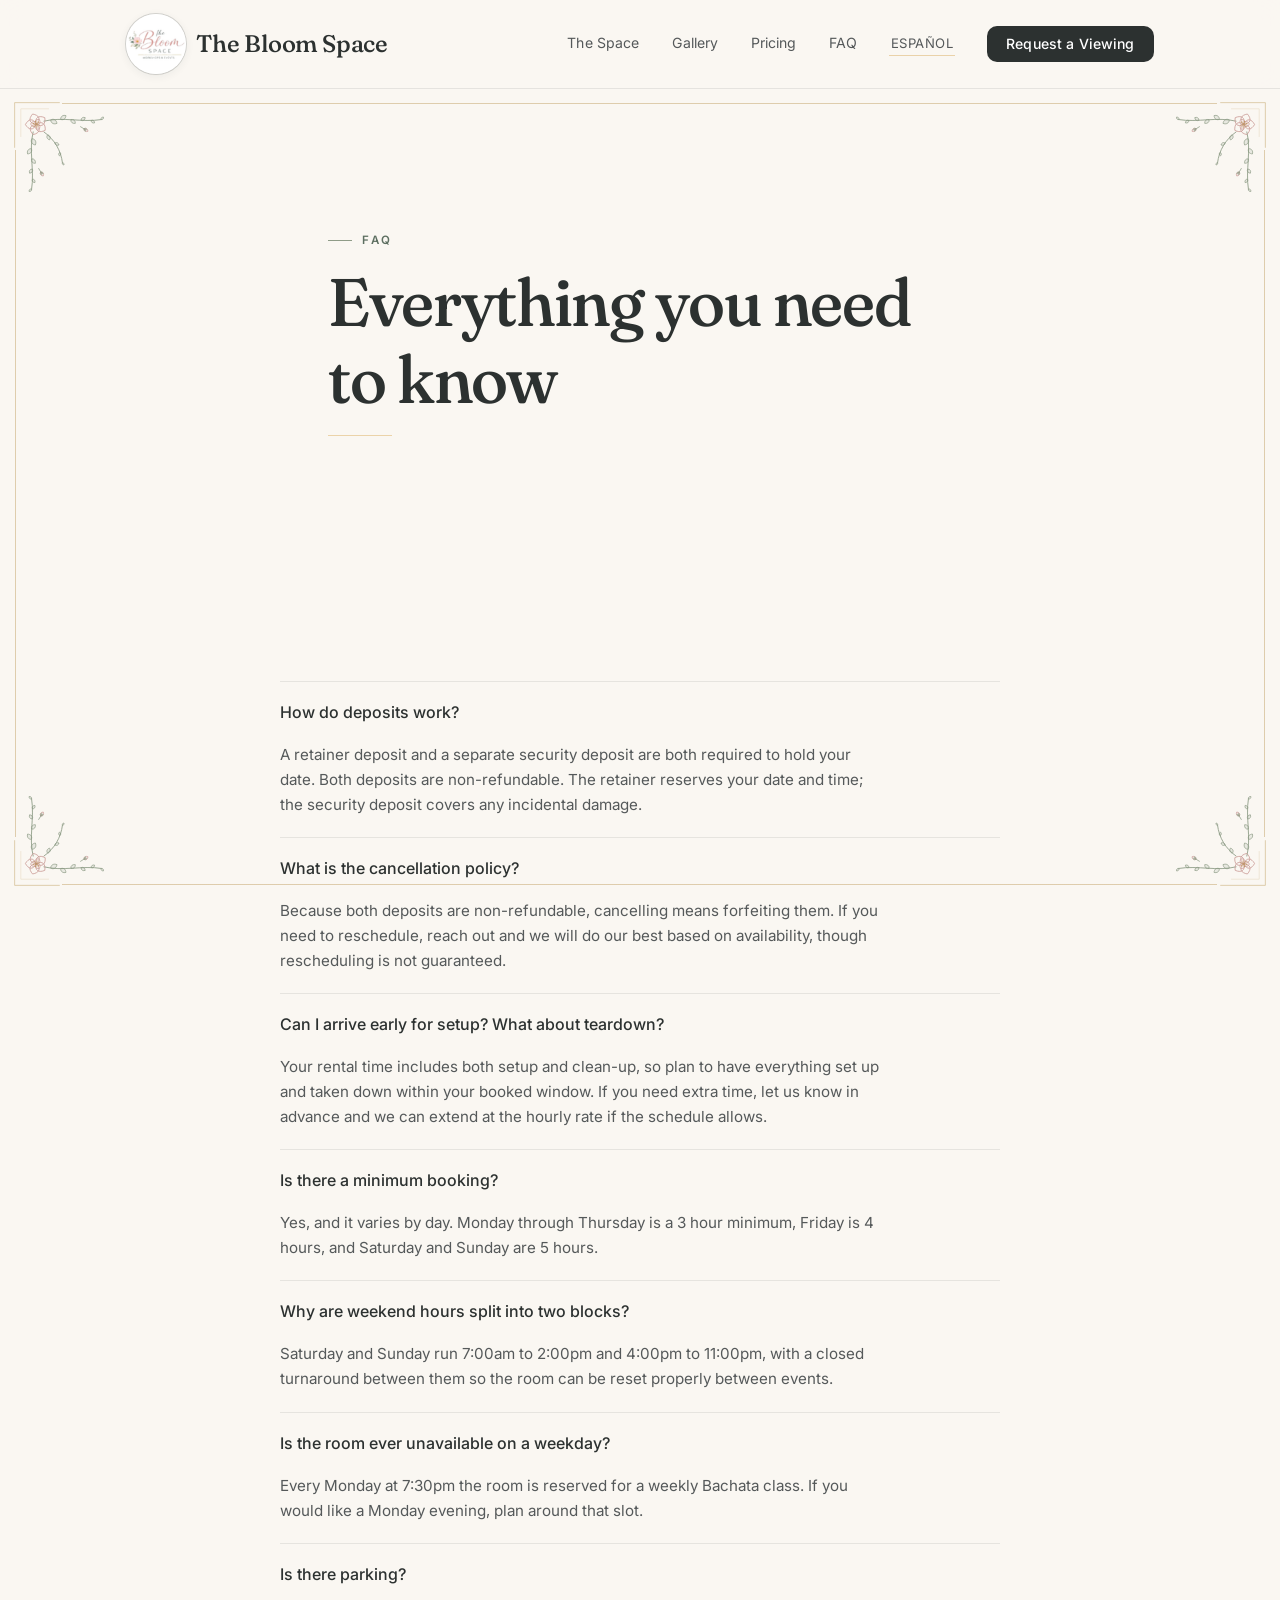
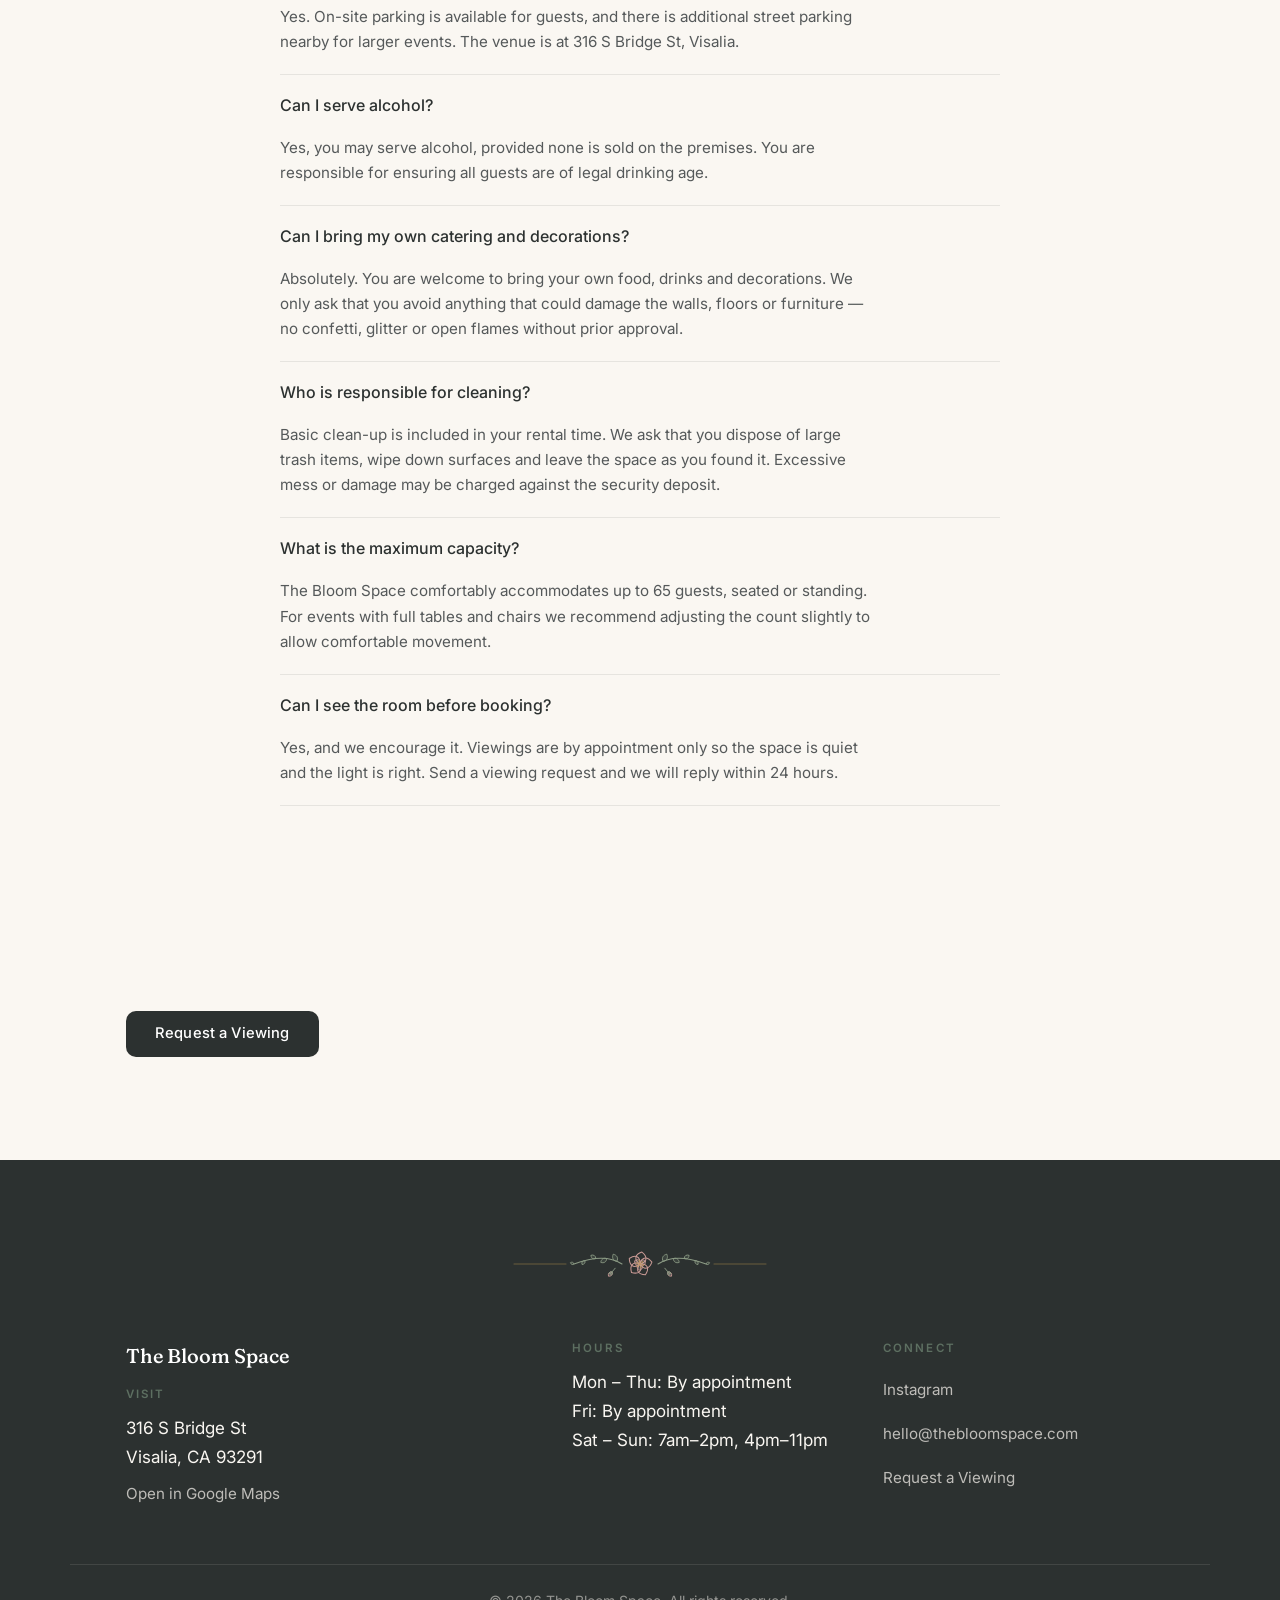
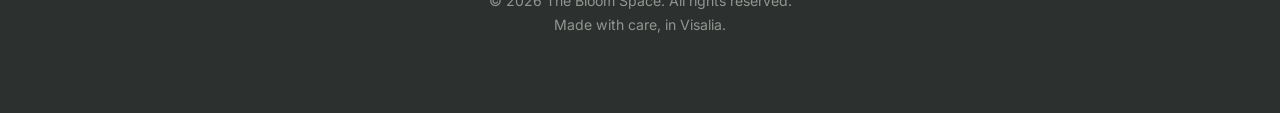
<file: faq.html>
<!DOCTYPE html>
<html lang="en">
<head>
<meta charset="UTF-8">
<meta name="viewport" content="width=device-width, initial-scale=1.0">
<title>FAQ — Policies, Deposits & Booking | The Bloom Space</title>
<meta name="description" content="Answers about deposits, cancellations, setup time, parking, alcohol, catering, capacity and what is included at The Bloom Space in Visalia.">

<!-- Social share card. og:url stays relative-free until a domain is pointed. -->
<meta property="og:type" content="business.business">
<meta property="og:site_name" content="The Bloom Space">
<meta property="og:title" content="FAQ — Policies, Deposits & Booking | The Bloom Space">
<meta property="og:description" content="Answers about deposits, cancellations, setup time, parking, alcohol, catering, capacity and what is included at The Bloom Space in Visalia.">
<meta property="og:image" content="assets/venue-exterior-wide.jpg">
<meta property="og:image:alt" content="The Bloom Space on the corner of Bridge Street in Visalia">
<meta name="twitter:card" content="summary_large_image">
<meta name="theme-color" content="#faf7f2">
<link rel="icon" type="image/png" href="[data-uri]">

<link rel="preconnect" href="https://fonts.googleapis.com">
<link rel="preconnect" href="https://fonts.gstatic.com" crossorigin>
<link href="https://fonts.googleapis.com/css2?family=Fraunces:ital,opsz,wght@0,9..144,300..600;1,9..144,400..500&family=Inter:wght@300;400;500;600;700&display=swap" rel="stylesheet">
<link rel="stylesheet" href="styles/site.css">

<script type="application/ld+json">
{
  "@context": "https://schema.org",
  "@type": ["LocalBusiness", "EventVenue"],
  "name": "The Bloom Space",
  "description": "A bright boutique multipurpose event room in Visalia, California, for showers, quinceañeras, birthdays, workshops and small receptions.",
  "address": {
    "@type": "PostalAddress",
    "streetAddress": "316 S Bridge St",
    "addressLocality": "Visalia",
    "addressRegion": "CA",
    "postalCode": "93291",
    "addressCountry": "US"
  },
  "maximumAttendeeCapacity": 65,
  "sameAs": ["https://www.instagram.com/the_bloom_space559"],
  "priceRange": "$65-$100 per hour",
  "openingHoursSpecification": [
    { "@type": "OpeningHoursSpecification", "dayOfWeek": ["Monday","Tuesday","Wednesday","Thursday","Friday"], "opens": "07:00", "closes": "23:00" },
    { "@type": "OpeningHoursSpecification", "dayOfWeek": ["Saturday","Sunday"], "opens": "07:00", "closes": "14:00" },
    { "@type": "OpeningHoursSpecification", "dayOfWeek": ["Saturday","Sunday"], "opens": "16:00", "closes": "23:00" }
  ],
  "amenityFeature": [
    { "@type": "LocationFeatureSpecification", "name": "Tables and chairs", "value": true },
    { "@type": "LocationFeatureSpecification", "name": "On-site parking", "value": true },
    { "@type": "LocationFeatureSpecification", "name": "Restroom facilities", "value": true },
    { "@type": "LocationFeatureSpecification", "name": "Climate control", "value": true }
  ]
}
</script>
</head>
<body>
<a class="skip-link" href="#main" data-i18n="nav.skip">Skip to content</a>

<header class="site-header" role="banner">
  <nav class="nav wrap" aria-label="Main">
    <a href="index.html" class="brand" aria-label="The Bloom Space — home">
      <img class="brand-icon" src="assets/logo-mark.png" alt="" width="120" height="120" decoding="async">
      <span>The Bloom Space</span>
    </a>

    <div class="nav-links" id="navLinks">
      <a href="the-space.html" data-i18n="nav.space">The Space</a>
      <a href="gallery.html" data-i18n="nav.gallery">Gallery</a>
      <a href="pricing.html" data-i18n="nav.pricing">Pricing</a>
      <a href="faq.html" aria-current="page" data-i18n="nav.faq">FAQ</a>
      <button type="button" class="lang-toggle" data-lang-toggle lang="es">Español</button>
      <a href="contact.html" class="btn btn-primary" data-i18n="nav.book">Request a Viewing</a>
    </div>

    <button class="nav-toggle" id="navToggle" aria-label="Menu" aria-expanded="false" aria-controls="navLinks">
      <span></span><span></span><span></span>
    </button>
  </nav>
</header>

<main id="main">
<section class="section wrap page-head">
  <p class="eyebrow" data-i18n="faq.eyebrow">FAQ</p>
  <h1 class="section-title" data-i18n="faq.title">Everything you need to know</h1>
</section>

<section class="section wrap" aria-label="Frequently asked questions">
  <div class="faq-list" id="faqList"></div>
</section>

<section class="section wrap center">
  <a href="contact.html" class="btn btn-primary" data-i18n="nav.book">Request a Viewing</a>
</section>
</main>

<script type="module">
  import { getFaq } from './lib/api.mock.js';
  import { getLocale } from './lib/i18n.js';
  import { initFaq } from './lib/ui.js';

  async function render() {
    const entries = await getFaq();
    const l = getLocale();
    document.getElementById('faqList').innerHTML = entries.map((e, i) => `
      <div class="faq-item">
        <button class="faq-question" id="faq-q-${e.id}" aria-expanded="false" aria-controls="faq-a-${e.id}">
          <span>${l === 'es' ? e.q.es : e.q.en}</span>
          <span class="faq-icon" aria-hidden="true"></span>
        </button>
        <div class="faq-answer" id="faq-a-${e.id}" role="region" aria-labelledby="faq-q-${e.id}">
          <p>${l === 'es' ? e.a.es : e.a.en}</p>
        </div>
      </div>`).join('');
    initFaq();
  }
  render();
  document.addEventListener('localechange', render);
</script>

<footer class="site-footer" role="contentinfo">
  <!-- Closes the page with the same botanical rule the section titles use.
       Unlike the corner frame this fits at any width, so it is the border
       phones and tablets actually get. -->
  <div class="footer-flourish" aria-hidden="true"></div>
  <div class="wrap footer-grid">
    <div class="footer-col">
      <div class="footer-brand">The Bloom Space</div>
      <p class="footer-heading" data-i18n="footer.address">Visit</p>
      <p>316 S Bridge St<br>Visalia, CA 93291</p>
      <p><a href="https://maps.google.com/?q=316+S+Bridge+St+Visalia+CA+93291" target="_blank" rel="noopener noreferrer" data-i18n="footer.maps">Open in Google Maps</a></p>
    </div>

    <div class="footer-col">
      <p class="footer-heading" data-i18n="footer.hours">Hours</p>
      <p>Mon &ndash; Thu: <span data-i18n="footer.byAppt">By appointment</span></p>
      <p>Fri: <span data-i18n="footer.byAppt">By appointment</span></p>
      <p>Sat &ndash; Sun: <span data-i18n="footer.weekend">7am&ndash;2pm, 4pm&ndash;11pm</span></p>
    </div>

    <div class="footer-col">
      <p class="footer-heading" data-i18n="footer.connect">Connect</p>
      <p><a href="https://www.instagram.com/the_bloom_space559" target="_blank" rel="noopener noreferrer">Instagram</a></p>
      <p><a href="mailto:hello@thebloomspace.com">hello@thebloomspace.com</a></p>
      <p><a href="contact.html" data-i18n="nav.book">Request a Viewing</a></p>
    </div>
  </div>

  <div class="wrap footer-bottom">
    <p>&copy; 2026 The Bloom Space. <span data-i18n="footer.rights">All rights reserved.</span></p>
    <p data-i18n="footer.madeIn">Made with care, in Visalia.</p>
  </div>
</footer>

<div class="page-frame" aria-hidden="true">
  <span class="frame-corner tl"></span>
  <span class="frame-corner tr"></span>
  <span class="frame-corner bl"></span>
  <span class="frame-corner br"></span>
</div>

<div class="book-bar" id="bookBar">
  <a href="contact.html" class="btn btn-primary" data-i18n="nav.book">Request a Viewing</a>
  <a class="book-bar-alt" href="https://www.instagram.com/the_bloom_space559"
     target="_blank" rel="noopener noreferrer"
     aria-label="Message us on Instagram" data-i18n-attr="aria-label:book.dmAria">
    <svg viewBox="0 0 24 24" width="22" height="22" fill="none" stroke="currentColor"
         stroke-width="1.7" aria-hidden="true">
      <rect x="3" y="3" width="18" height="18" rx="5"/>
      <circle cx="12" cy="12" r="4"/>
      <circle cx="17.2" cy="6.8" r="1.1" fill="currentColor" stroke="none"/>
    </svg>
  </a>
</div>

<script type="module">
  import { initI18n } from './lib/i18n.js';
  import { initPage } from './lib/ui.js';
  await initI18n();
  initPage();

</script>
</body>
</html>
</file>
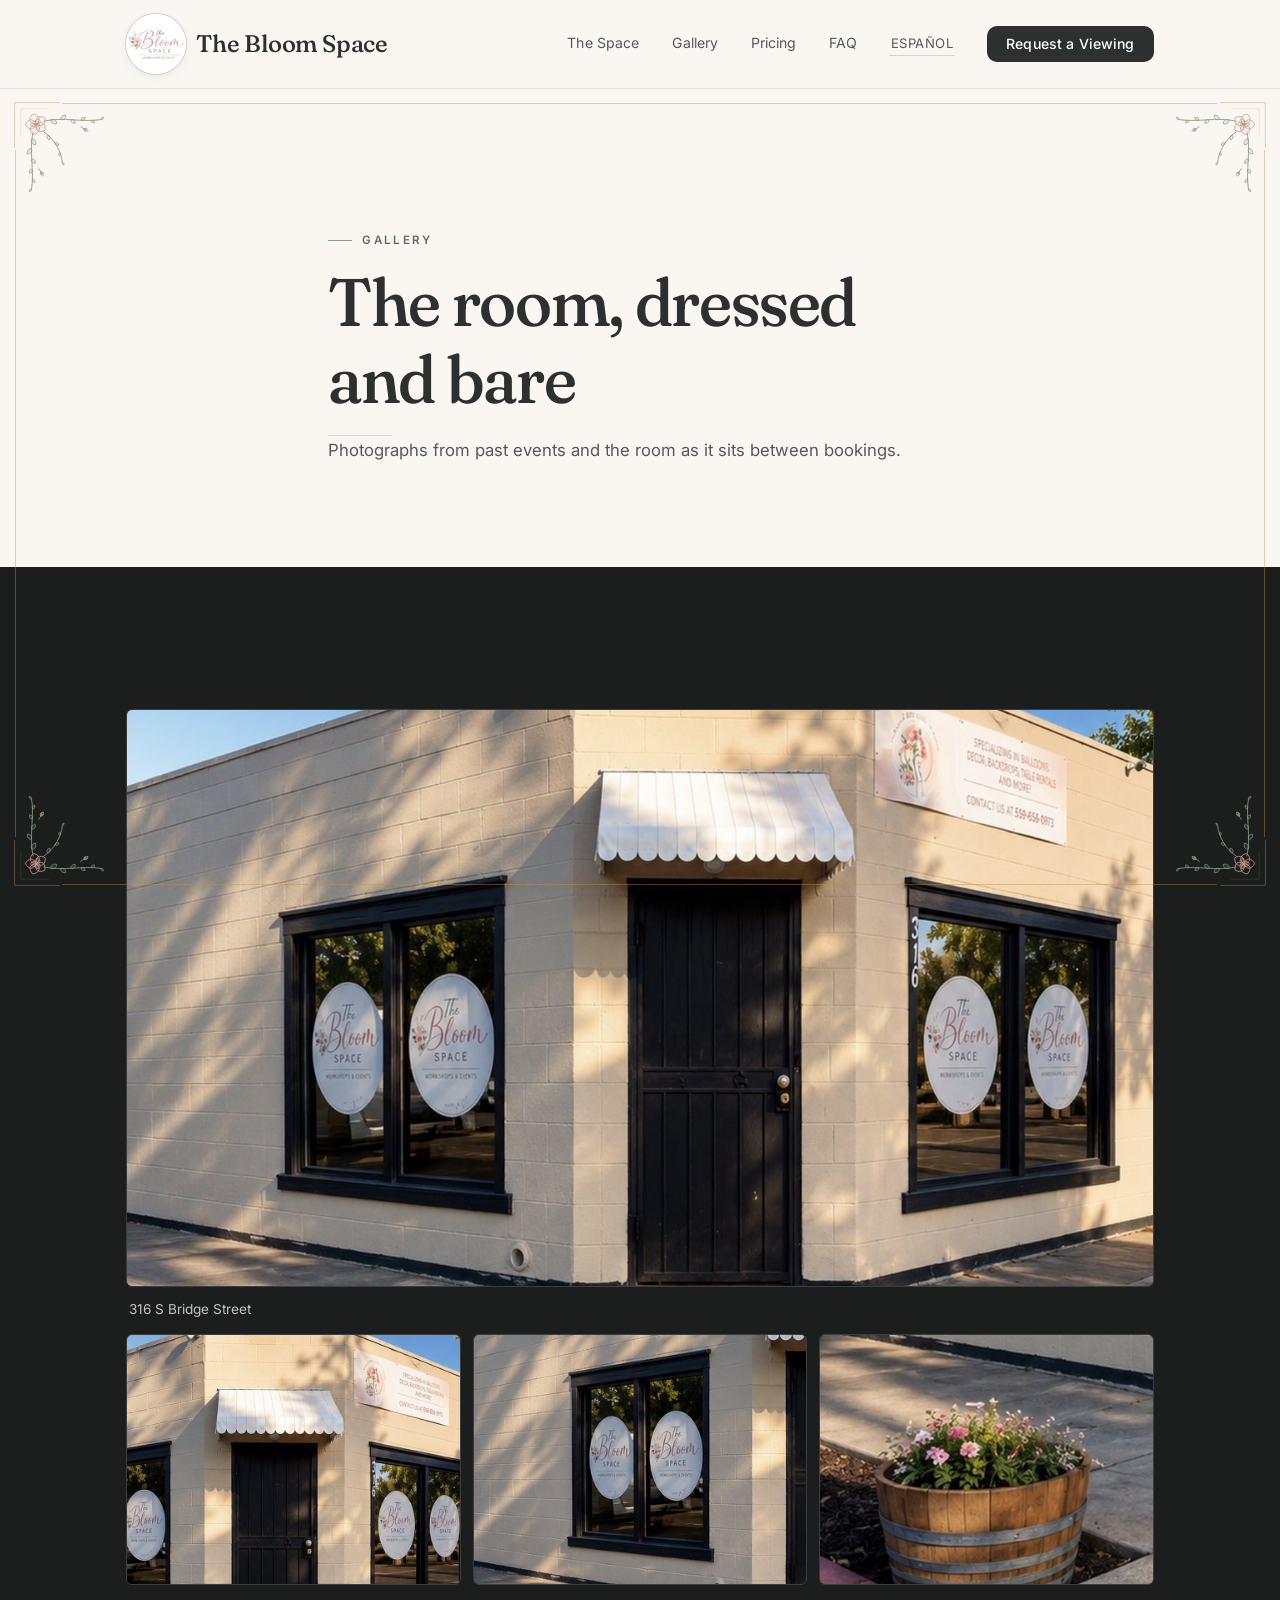
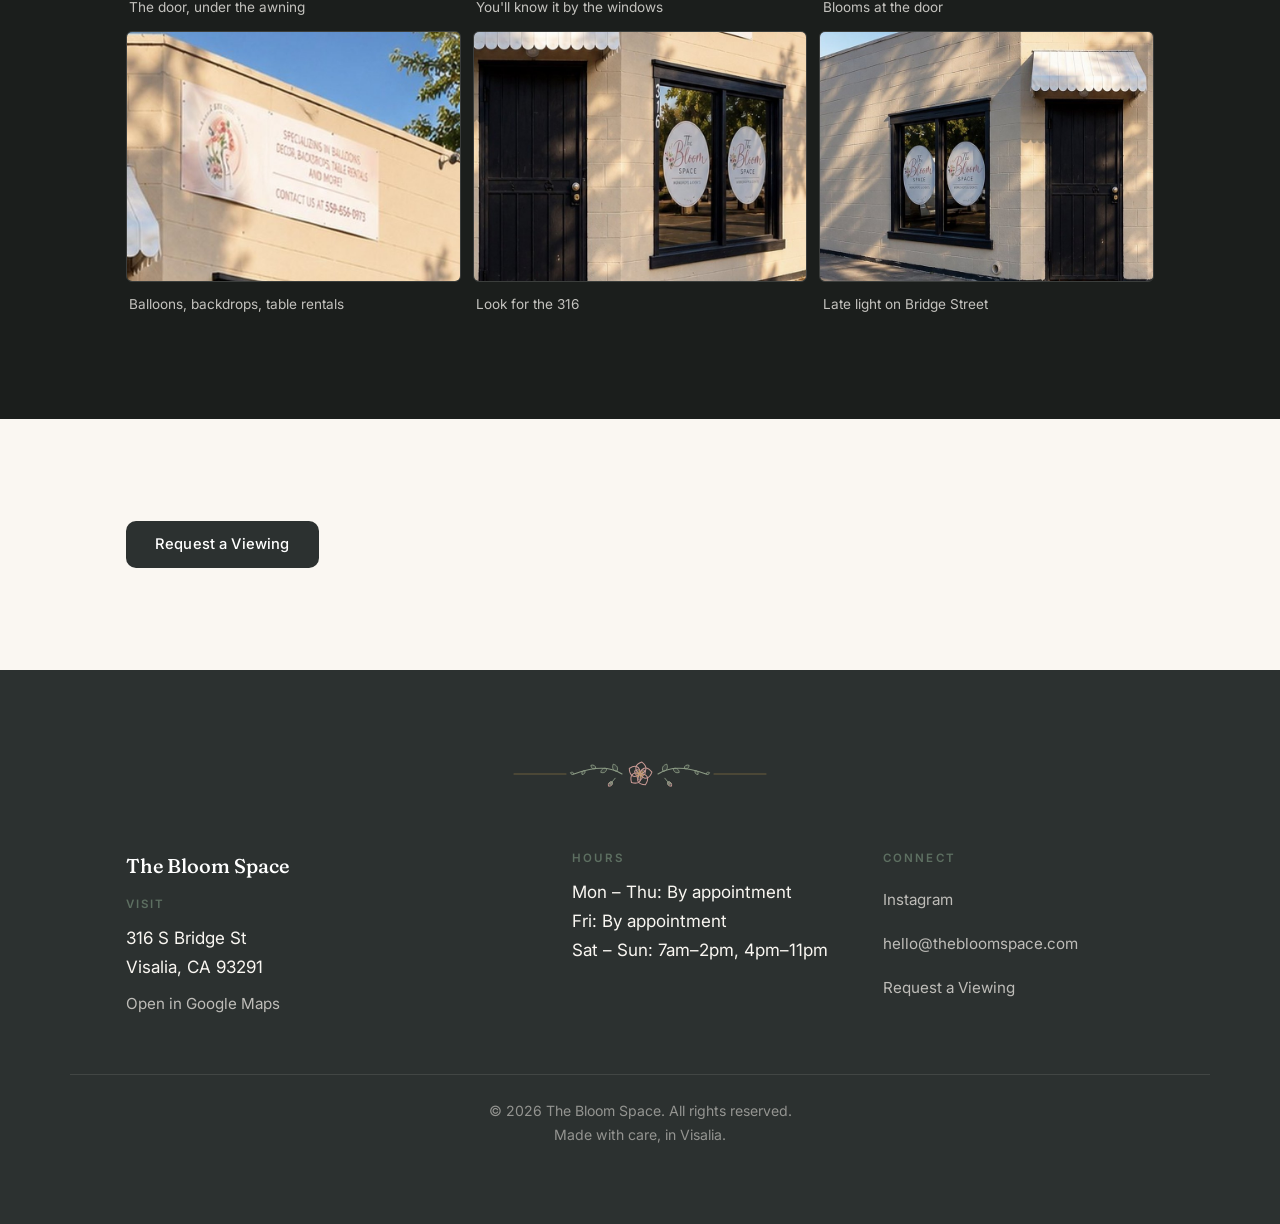
<file: gallery.html>
<!DOCTYPE html>
<html lang="en">
<head>
<meta charset="UTF-8">
<meta name="viewport" content="width=device-width, initial-scale=1.0">
<title>Gallery — See the Room | The Bloom Space</title>
<meta name="description" content="Photographs of The Bloom Space in Visalia, set for showers, quinceañeras, workshops and small receptions.">

<!-- Social share card. og:url stays relative-free until a domain is pointed. -->
<meta property="og:type" content="business.business">
<meta property="og:site_name" content="The Bloom Space">
<meta property="og:title" content="Gallery — See the Room | The Bloom Space">
<meta property="og:description" content="Photographs of The Bloom Space in Visalia, set for showers, quinceañeras, workshops and small receptions.">
<meta property="og:image" content="assets/venue-exterior-wide.jpg">
<meta property="og:image:alt" content="The Bloom Space on the corner of Bridge Street in Visalia">
<meta name="twitter:card" content="summary_large_image">
<meta name="theme-color" content="#faf7f2">
<link rel="icon" type="image/png" href="[data-uri]">

<link rel="preconnect" href="https://fonts.googleapis.com">
<link rel="preconnect" href="https://fonts.gstatic.com" crossorigin>
<link href="https://fonts.googleapis.com/css2?family=Fraunces:ital,opsz,wght@0,9..144,300..600;1,9..144,400..500&family=Inter:wght@300;400;500;600;700&display=swap" rel="stylesheet">
<link rel="stylesheet" href="styles/site.css">

<script type="application/ld+json">
{
  "@context": "https://schema.org",
  "@type": ["LocalBusiness", "EventVenue"],
  "name": "The Bloom Space",
  "description": "A bright boutique multipurpose event room in Visalia, California, for showers, quinceañeras, birthdays, workshops and small receptions.",
  "address": {
    "@type": "PostalAddress",
    "streetAddress": "316 S Bridge St",
    "addressLocality": "Visalia",
    "addressRegion": "CA",
    "postalCode": "93291",
    "addressCountry": "US"
  },
  "maximumAttendeeCapacity": 65,
  "sameAs": ["https://www.instagram.com/the_bloom_space559"],
  "priceRange": "$65-$100 per hour",
  "openingHoursSpecification": [
    { "@type": "OpeningHoursSpecification", "dayOfWeek": ["Monday","Tuesday","Wednesday","Thursday","Friday"], "opens": "07:00", "closes": "23:00" },
    { "@type": "OpeningHoursSpecification", "dayOfWeek": ["Saturday","Sunday"], "opens": "07:00", "closes": "14:00" },
    { "@type": "OpeningHoursSpecification", "dayOfWeek": ["Saturday","Sunday"], "opens": "16:00", "closes": "23:00" }
  ],
  "amenityFeature": [
    { "@type": "LocationFeatureSpecification", "name": "Tables and chairs", "value": true },
    { "@type": "LocationFeatureSpecification", "name": "On-site parking", "value": true },
    { "@type": "LocationFeatureSpecification", "name": "Restroom facilities", "value": true },
    { "@type": "LocationFeatureSpecification", "name": "Climate control", "value": true }
  ]
}
</script>
</head>
<body>
<a class="skip-link" href="#main" data-i18n="nav.skip">Skip to content</a>

<header class="site-header" role="banner">
  <nav class="nav wrap" aria-label="Main">
    <a href="index.html" class="brand" aria-label="The Bloom Space — home">
      <img class="brand-icon" src="assets/logo-mark.png" alt="" width="120" height="120" decoding="async">
      <span>The Bloom Space</span>
    </a>

    <div class="nav-links" id="navLinks">
      <a href="the-space.html" data-i18n="nav.space">The Space</a>
      <a href="gallery.html" aria-current="page" data-i18n="nav.gallery">Gallery</a>
      <a href="pricing.html" data-i18n="nav.pricing">Pricing</a>
      <a href="faq.html" data-i18n="nav.faq">FAQ</a>
      <button type="button" class="lang-toggle" data-lang-toggle lang="es">Español</button>
      <a href="contact.html" class="btn btn-primary" data-i18n="nav.book">Request a Viewing</a>
    </div>

    <button class="nav-toggle" id="navToggle" aria-label="Menu" aria-expanded="false" aria-controls="navLinks">
      <span></span><span></span><span></span>
    </button>
  </nav>
</header>

<main id="main">
<section class="section wrap page-head">
  <p class="eyebrow" data-i18n="gallery.eyebrow">Gallery</p>
  <h1 class="section-title" data-i18n="gallery.title">The room, dressed and bare</h1>
  <p class="lead" data-i18n="gallery.lead">Photographs from past events and the room as it sits between bookings.</p>
</section>

<section class="section section-dark" aria-label="Photographs">
  <div class="wrap">
    <script type="application/json" id="media-gallery">[{"id": "v1", "src": "assets/venue-storefront.jpg", "tile": "wide", "alt": "The Bloom Space on the corner of Bridge Street — cream block walls, a scalloped white awning over a black door, and the logo on the windows", "caption": {"en": "316 S Bridge Street", "es": "316 S Bridge Street"}}, {"id": "v2", "src": "assets/venue-entrance-wide.jpg", "alt": "The black entrance door under a scalloped white awning, with the services banner above it", "caption": {"en": "The door, under the awning", "es": "La puerta, bajo el toldo"}}, {"id": "v3", "src": "assets/venue-windows.jpg", "alt": "The Bloom Space logo on the two front windows, with afternoon tree shadows across the wall", "caption": {"en": "You'll know it by the windows", "es": "La reconocerás por las ventanas"}}, {"id": "v4", "src": "assets/venue-planter.jpg", "alt": "Pink and white blooms in a half-barrel planter on the sidewalk outside the venue", "caption": {"en": "Blooms at the door", "es": "Flores en la entrada"}}, {"id": "v5", "src": "assets/venue-banner.jpg", "alt": "The banner above the entrance reading: specializing in balloons, decor, backdrops, table rentals and more", "caption": {"en": "Balloons, backdrops, table rentals", "es": "Globos, fondos, renta de mesas"}}, {"id": "v6", "src": "assets/venue-address.jpg", "alt": "The street number 316 painted beside the window, with the logo on the glass behind it", "caption": {"en": "Look for the 316", "es": "Busca el 316"}}, {"id": "v7", "src": "assets/venue-westwall.jpg", "alt": "Late afternoon light and tree shadows across the Bridge Street side of the building", "caption": {"en": "Late light on Bridge Street", "es": "La luz de la tarde en Bridge Street"}}]</script>
    <div class="gallery-grid stagger" id="galleryGrid" role="list"></div>
  </div>
</section>

<section class="section wrap center">
  <a href="contact.html" class="btn btn-primary" data-i18n="nav.book">Request a Viewing</a>
</section>
</main>

<div class="lightbox" id="lightbox" role="dialog" aria-modal="true" aria-label="Image viewer">
  <button class="lightbox-close" id="lightboxClose" data-i18n-attr="aria-label:gallery.close" aria-label="Close image viewer">&times;</button>
  <button class="lightbox-arrow prev" id="lightboxPrev" data-i18n-attr="aria-label:gallery.prev" aria-label="Previous image">&larr;</button>
  <button class="lightbox-arrow next" id="lightboxNext" data-i18n-attr="aria-label:gallery.next" aria-label="Next image">&rarr;</button>
  <img id="lightboxImage" alt="">
</div>

<script type="module">
  import { getGallery } from './lib/api.mock.js';
  import { getLocale } from './lib/i18n.js';
  import { initLightbox } from './lib/ui.js';

  async function render() {
    const items = await getGallery();
    const l = getLocale();
    document.getElementById('galleryGrid').innerHTML = items.map((item) => `
      <figure class="gallery-item${item.tile === 'wide' ? ' tile-wide' : ''}" role="listitem">
        <span class="gallery-frame">
          <img src="${item.src}" alt="${item.alt}" loading="lazy" decoding="async"
               width="${item.tile === 'wide' ? 1440 : 800}" height="${item.tile === 'wide' ? 810 : 600}">
        </span>
        ${item.caption ? `<figcaption>${l === 'es' ? item.caption.es : item.caption.en}</figcaption>` : ''}
      </figure>`).join('');
    initLightbox();
  }
  render();
  document.addEventListener('localechange', render);
</script>

<footer class="site-footer" role="contentinfo">
  <!-- Closes the page with the same botanical rule the section titles use.
       Unlike the corner frame this fits at any width, so it is the border
       phones and tablets actually get. -->
  <div class="footer-flourish" aria-hidden="true"></div>
  <div class="wrap footer-grid">
    <div class="footer-col">
      <div class="footer-brand">The Bloom Space</div>
      <p class="footer-heading" data-i18n="footer.address">Visit</p>
      <p>316 S Bridge St<br>Visalia, CA 93291</p>
      <p><a href="https://maps.google.com/?q=316+S+Bridge+St+Visalia+CA+93291" target="_blank" rel="noopener noreferrer" data-i18n="footer.maps">Open in Google Maps</a></p>
    </div>

    <div class="footer-col">
      <p class="footer-heading" data-i18n="footer.hours">Hours</p>
      <p>Mon &ndash; Thu: <span data-i18n="footer.byAppt">By appointment</span></p>
      <p>Fri: <span data-i18n="footer.byAppt">By appointment</span></p>
      <p>Sat &ndash; Sun: <span data-i18n="footer.weekend">7am&ndash;2pm, 4pm&ndash;11pm</span></p>
    </div>

    <div class="footer-col">
      <p class="footer-heading" data-i18n="footer.connect">Connect</p>
      <p><a href="https://www.instagram.com/the_bloom_space559" target="_blank" rel="noopener noreferrer">Instagram</a></p>
      <p><a href="mailto:hello@thebloomspace.com">hello@thebloomspace.com</a></p>
      <p><a href="contact.html" data-i18n="nav.book">Request a Viewing</a></p>
    </div>
  </div>

  <div class="wrap footer-bottom">
    <p>&copy; 2026 The Bloom Space. <span data-i18n="footer.rights">All rights reserved.</span></p>
    <p data-i18n="footer.madeIn">Made with care, in Visalia.</p>
  </div>
</footer>

<div class="page-frame" aria-hidden="true">
  <span class="frame-corner tl"></span>
  <span class="frame-corner tr"></span>
  <span class="frame-corner bl"></span>
  <span class="frame-corner br"></span>
</div>

<div class="book-bar" id="bookBar">
  <a href="contact.html" class="btn btn-primary" data-i18n="nav.book">Request a Viewing</a>
  <a class="book-bar-alt" href="https://www.instagram.com/the_bloom_space559"
     target="_blank" rel="noopener noreferrer"
     aria-label="Message us on Instagram" data-i18n-attr="aria-label:book.dmAria">
    <svg viewBox="0 0 24 24" width="22" height="22" fill="none" stroke="currentColor"
         stroke-width="1.7" aria-hidden="true">
      <rect x="3" y="3" width="18" height="18" rx="5"/>
      <circle cx="12" cy="12" r="4"/>
      <circle cx="17.2" cy="6.8" r="1.1" fill="currentColor" stroke="none"/>
    </svg>
  </a>
</div>

<script type="module">
  import { initI18n } from './lib/i18n.js';
  import { initPage } from './lib/ui.js';
  await initI18n();
  initPage();

</script>
</body>
</html>
</file>
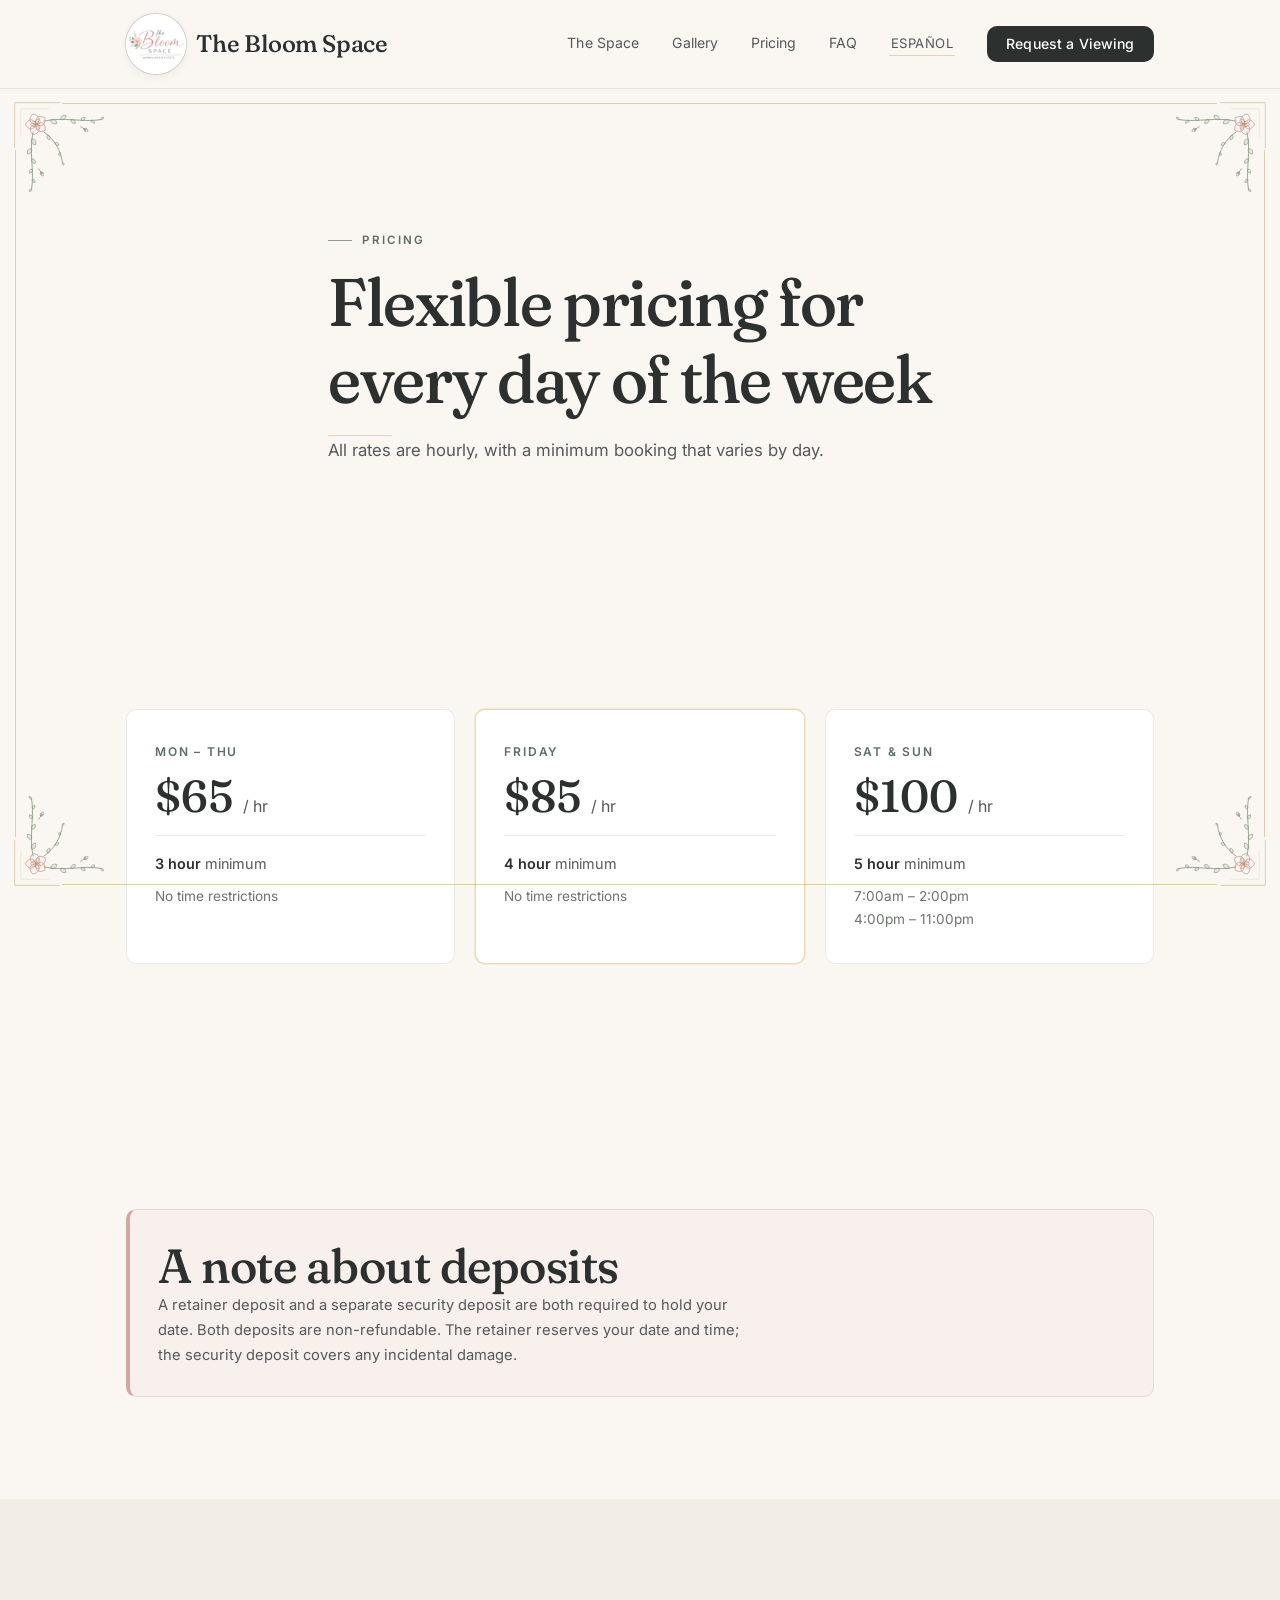
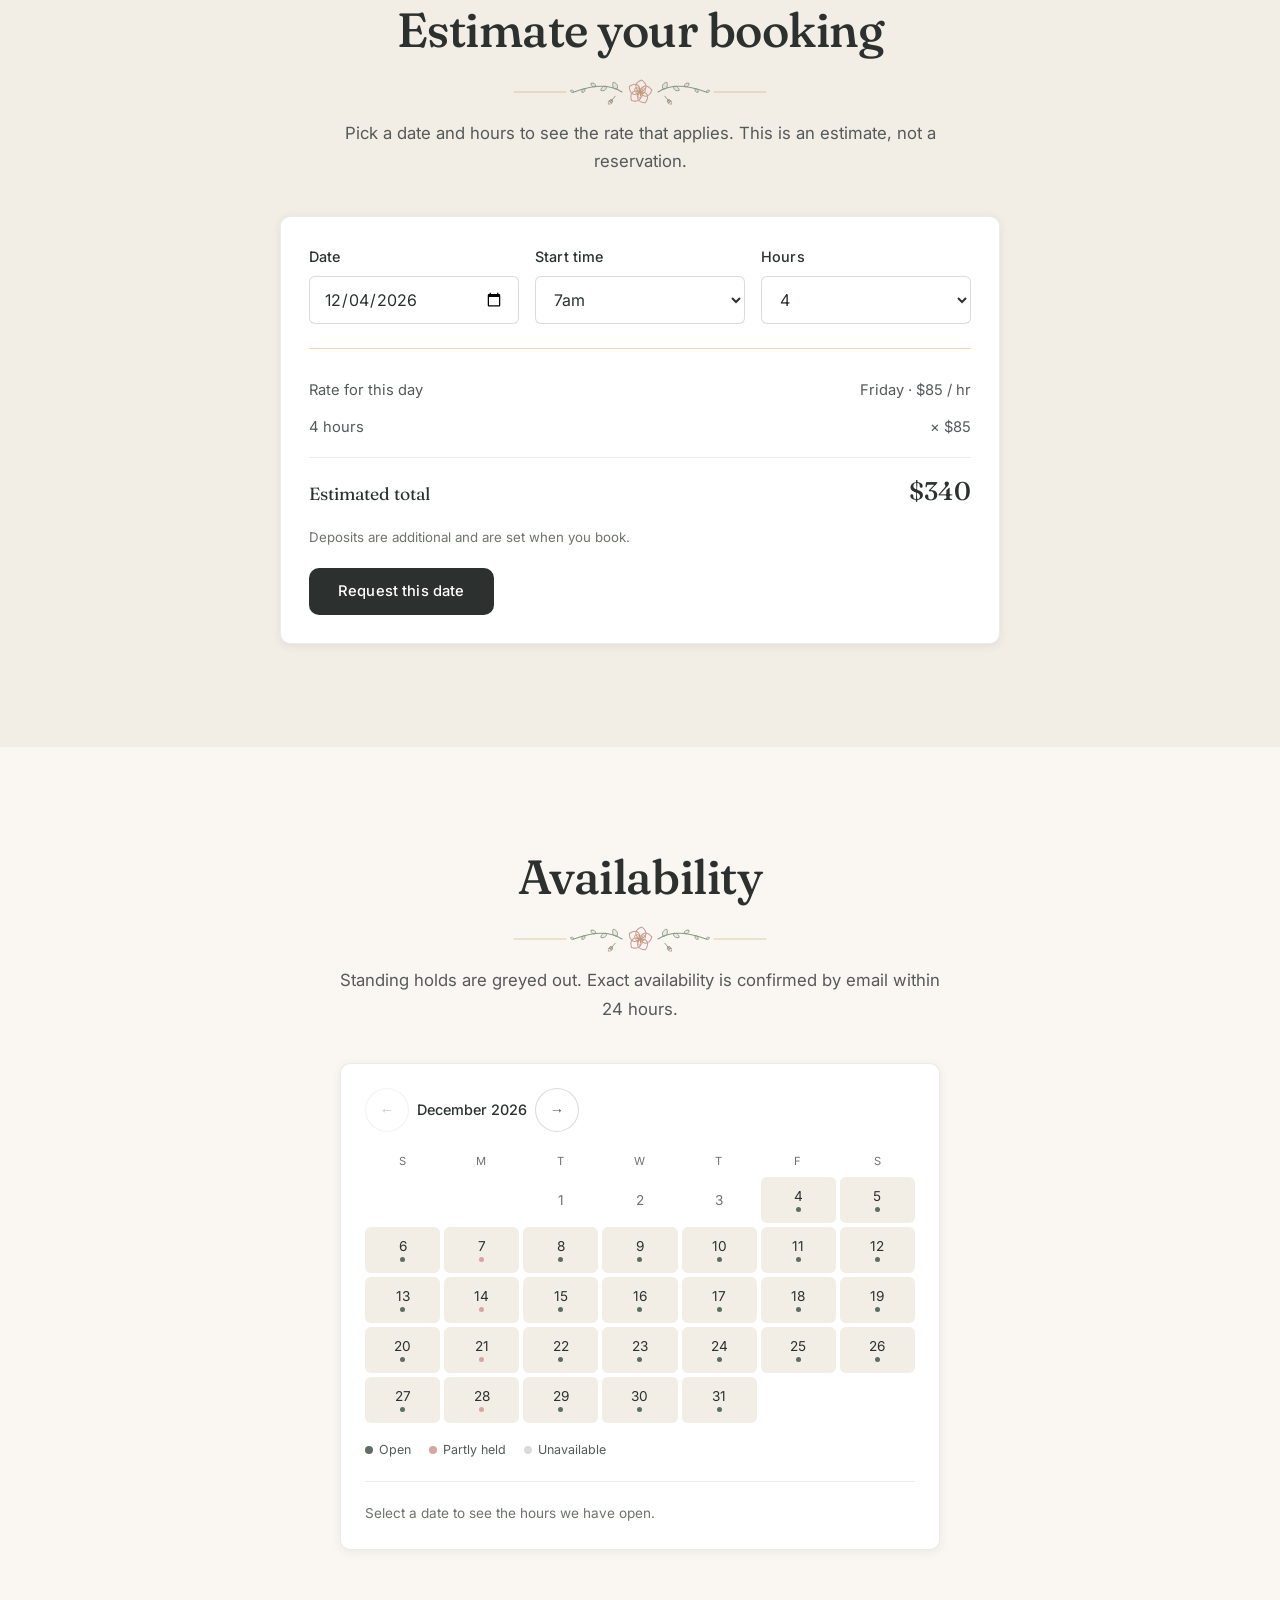
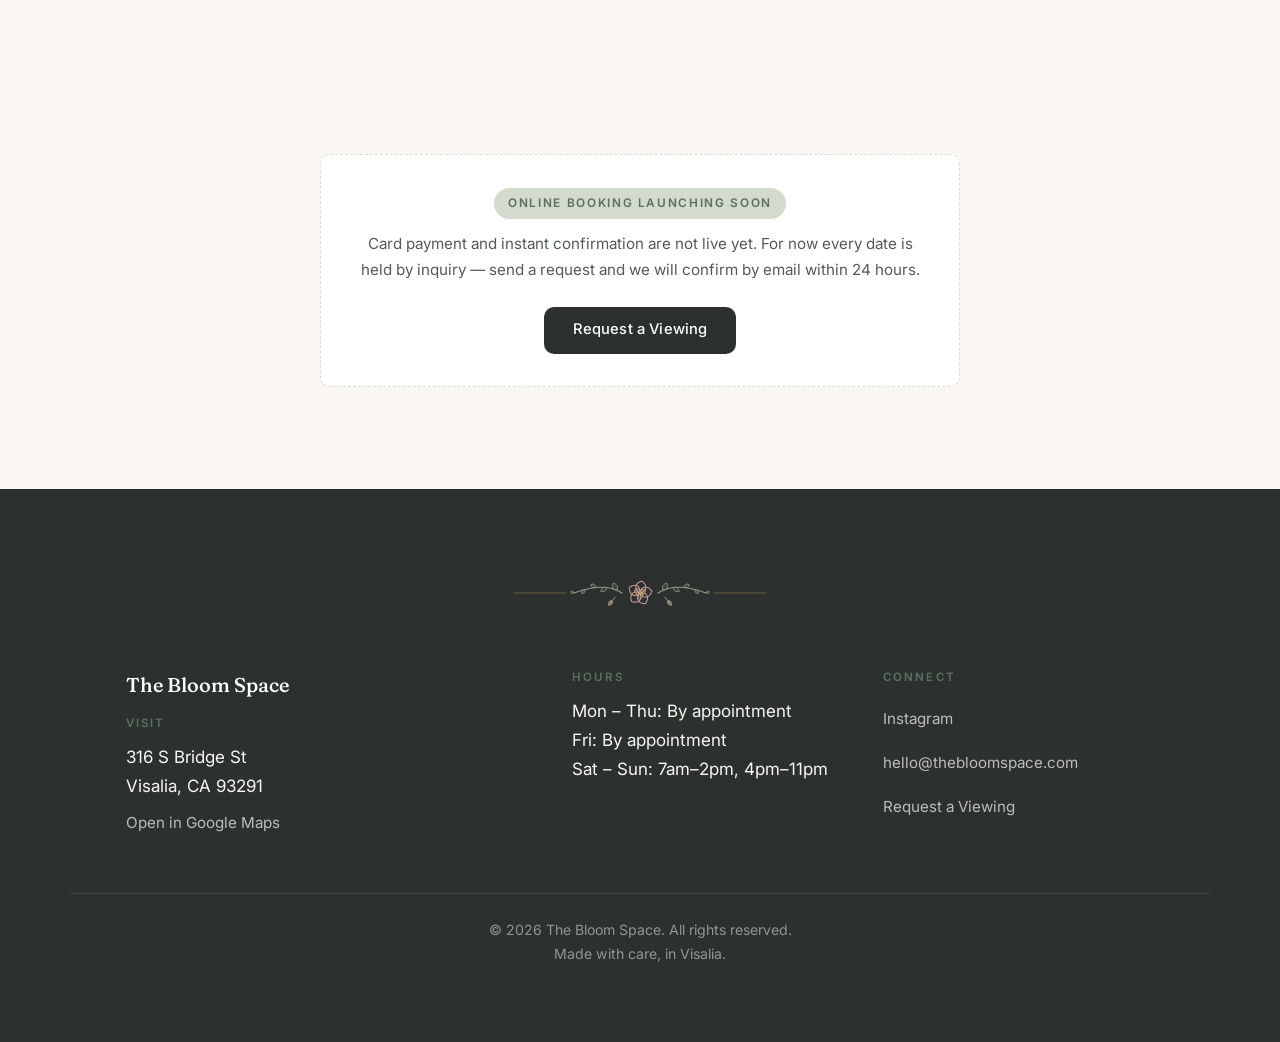
<file: pricing.html>
<!DOCTYPE html>
<html lang="en">
<head>
<meta charset="UTF-8">
<meta name="viewport" content="width=device-width, initial-scale=1.0">
<title>Pricing — Hourly Rates & Minimums | The Bloom Space</title>
<meta name="description" content="Hourly rates for The Bloom Space in Visalia. Mon–Thu $65/hr, Fri $85/hr, Sat–Sun $100/hr, with day minimums, weekend booking windows and deposit policy.">

<!-- Social share card. og:url stays relative-free until a domain is pointed. -->
<meta property="og:type" content="business.business">
<meta property="og:site_name" content="The Bloom Space">
<meta property="og:title" content="Pricing — Hourly Rates & Minimums | The Bloom Space">
<meta property="og:description" content="Hourly rates for The Bloom Space in Visalia. Mon–Thu $65/hr, Fri $85/hr, Sat–Sun $100/hr, with day minimums, weekend booking windows and deposit policy.">
<meta property="og:image" content="assets/venue-exterior-wide.jpg">
<meta property="og:image:alt" content="The Bloom Space on the corner of Bridge Street in Visalia">
<meta name="twitter:card" content="summary_large_image">
<meta name="theme-color" content="#faf7f2">
<link rel="icon" type="image/png" href="[data-uri]">

<link rel="preconnect" href="https://fonts.googleapis.com">
<link rel="preconnect" href="https://fonts.gstatic.com" crossorigin>
<link href="https://fonts.googleapis.com/css2?family=Fraunces:ital,opsz,wght@0,9..144,300..600;1,9..144,400..500&family=Inter:wght@300;400;500;600;700&display=swap" rel="stylesheet">
<link rel="stylesheet" href="styles/site.css">

<script type="application/ld+json">
{
  "@context": "https://schema.org",
  "@type": ["LocalBusiness", "EventVenue"],
  "name": "The Bloom Space",
  "description": "A bright boutique multipurpose event room in Visalia, California, for showers, quinceañeras, birthdays, workshops and small receptions.",
  "address": {
    "@type": "PostalAddress",
    "streetAddress": "316 S Bridge St",
    "addressLocality": "Visalia",
    "addressRegion": "CA",
    "postalCode": "93291",
    "addressCountry": "US"
  },
  "maximumAttendeeCapacity": 65,
  "sameAs": ["https://www.instagram.com/the_bloom_space559"],
  "priceRange": "$65-$100 per hour",
  "openingHoursSpecification": [
    { "@type": "OpeningHoursSpecification", "dayOfWeek": ["Monday","Tuesday","Wednesday","Thursday","Friday"], "opens": "07:00", "closes": "23:00" },
    { "@type": "OpeningHoursSpecification", "dayOfWeek": ["Saturday","Sunday"], "opens": "07:00", "closes": "14:00" },
    { "@type": "OpeningHoursSpecification", "dayOfWeek": ["Saturday","Sunday"], "opens": "16:00", "closes": "23:00" }
  ],
  "amenityFeature": [
    { "@type": "LocationFeatureSpecification", "name": "Tables and chairs", "value": true },
    { "@type": "LocationFeatureSpecification", "name": "On-site parking", "value": true },
    { "@type": "LocationFeatureSpecification", "name": "Restroom facilities", "value": true },
    { "@type": "LocationFeatureSpecification", "name": "Climate control", "value": true }
  ]
}
</script>
</head>
<body>
<a class="skip-link" href="#main" data-i18n="nav.skip">Skip to content</a>

<header class="site-header" role="banner">
  <nav class="nav wrap" aria-label="Main">
    <a href="index.html" class="brand" aria-label="The Bloom Space — home">
      <img class="brand-icon" src="assets/logo-mark.png" alt="" width="120" height="120" decoding="async">
      <span>The Bloom Space</span>
    </a>

    <div class="nav-links" id="navLinks">
      <a href="the-space.html" data-i18n="nav.space">The Space</a>
      <a href="gallery.html" data-i18n="nav.gallery">Gallery</a>
      <a href="pricing.html" aria-current="page" data-i18n="nav.pricing">Pricing</a>
      <a href="faq.html" data-i18n="nav.faq">FAQ</a>
      <button type="button" class="lang-toggle" data-lang-toggle lang="es">Español</button>
      <a href="contact.html" class="btn btn-primary" data-i18n="nav.book">Request a Viewing</a>
    </div>

    <button class="nav-toggle" id="navToggle" aria-label="Menu" aria-expanded="false" aria-controls="navLinks">
      <span></span><span></span><span></span>
    </button>
  </nav>
</header>

<main id="main">
<section class="section wrap page-head">
  <p class="eyebrow" data-i18n="pricing.eyebrow">Pricing</p>
  <h1 class="section-title" data-i18n="pricing.title">Flexible pricing for every day of the week</h1>
  <p class="lead" data-i18n="pricing.lead">All rates are hourly, with a minimum booking that varies by day.</p>
</section>

<!-- ---------------- rate card ---------------- -->
<section class="section wrap" aria-labelledby="rates-title">
  <h2 id="rates-title" class="sr-only">Rate card</h2>
  <div class="rate-cards stagger" id="rateCards"></div>
</section>

<!-- ---------------- deposits, stated before the form ---------------- -->
<section class="section wrap">
  <div class="deposits-note reveal">
    <h2 data-i18n="pricing.depositTitle">A note about deposits</h2>
    <p data-i18n="pricing.depositBody">A retainer deposit and a separate security deposit are both required to hold your date. Both deposits are non-refundable. The retainer reserves your date and time; the security deposit covers any incidental damage.</p>
  </div>
</section>

<!-- ---------------- calculator ---------------- -->
<section class="section section-alt" aria-labelledby="calc-title">
  <div class="wrap">
    <h2 id="calc-title" class="reveal section-title center" data-i18n="pricing.calcTitle">Estimate your booking</h2>
    <p class="lead center" data-i18n="pricing.calcLead">Pick a date and hours to see the rate that applies. This is an estimate, not a reservation.</p>

    <form class="calc" id="calcForm" novalidate>
      <div class="form-row">
        <div class="form-group">
          <label for="calcDate" data-i18n="pricing.calcDate">Date</label>
          <input type="date" id="calcDate" name="date" required>
        </div>
        <div class="form-group">
          <label for="calcStart" data-i18n="pricing.calcStart">Start time</label>
          <select id="calcStart" name="start"></select>
        </div>
        <div class="form-group">
          <label for="calcHours" data-i18n="pricing.calcHours">Hours</label>
          <select id="calcHours" name="hours"></select>
        </div>
      </div>

      <output class="calc-out" id="calcOut" for="calcDate calcStart calcHours" aria-live="polite"></output>
    </form>
  </div>
</section>

<!-- ---------------- availability ---------------- -->
<section class="section wrap" aria-labelledby="avail-title">
  <h2 id="avail-title" class="reveal section-title center" data-i18n="pricing.availTitle">Availability</h2>
  <p class="lead center" data-i18n="pricing.availLead">Standing holds are greyed out. Exact availability is confirmed by email within 24 hours.</p>

  <div class="availability" id="availability">
    <div class="cal-head">
      <div class="cal-nav">
        <button type="button" class="cal-arrow" id="calPrev" aria-label="Previous month">&larr;</button>
        <span class="cal-month" id="calMonth" aria-live="polite"></span>
        <button type="button" class="cal-arrow" id="calNext" aria-label="Next month">&rarr;</button>
      </div>
    </div>

    <div class="cal-weekdays" aria-hidden="true">
      <span>S</span><span>M</span><span>T</span><span>W</span><span>T</span><span>F</span><span>S</span>
    </div>

    <div class="cal-grid" id="calGrid" role="grid" aria-labelledby="avail-title"></div>

    <ul class="cal-legend">
      <li><span class="swatch open" aria-hidden="true"></span><span data-i18n="pricing.availOpen">Open</span></li>
      <li><span class="swatch limited" aria-hidden="true"></span><span data-i18n="pricing.availLimited">Partly held</span></li>
      <li><span class="swatch booked" aria-hidden="true"></span><span data-i18n="pricing.availBlocked">Unavailable</span></li>
    </ul>

    <div class="cal-detail" id="calDetail" role="status" aria-live="polite">
      <p class="cal-detail-empty" data-i18n="pricing.availPick">Select a date to see the hours we have open.</p>
    </div>
  </div>
</section>

<!-- ---------------- staged payment path ---------------- -->
<section class="section wrap">
  <div class="soon-note reveal" role="note">
    <p class="soon-badge" data-i18n="pricing.soonTitle">Online booking launching soon</p>
    <p data-i18n="pricing.soonBody">Card payment and instant confirmation are not live yet. For now every date is held by inquiry &mdash; send a request and we will confirm by email within 24 hours.</p>
    <a href="contact.html" class="btn btn-primary" data-i18n="nav.book">Request a Viewing</a>
  </div>
</section>
</main>

<script type="module">
  import { RATE_CARD, DAY_RATES, dateKey, parseDateKey, toClock } from './data/rates.js';
  import { quote, startOptions, maxHoursFrom, formatMoney, QUOTE_ERRORS } from './lib/pricing.js';
  import { getRates, getBlocks } from './lib/api.mock.js';
  import { getLocale, t } from './lib/i18n.js';
  import { initAvailability } from './lib/ui.js';

  const [rates, blocks] = await Promise.all([getRates(), getBlocks()]);
  const opts = { rates, recurring: blocks.recurring, blockedDates: blocks.dates };

  /* ---- rate card, built from data so it can never drift from the engine ---- */
  function renderRates() {
    const l = getLocale();
    document.getElementById('rateCards').innerHTML = RATE_CARD.map((row) => {
      const rate = rates[row.days[0]] || DAY_RATES[row.days[0]];
      const windows = row.key === 'weekend'
        ? '7:00am &ndash; 2:00pm<br>4:00pm &ndash; 11:00pm'
        : t('pricing.noRestriction');
      return `
        <article class="rate-card${row.featured ? ' featured' : ''}">
          <div class="days">${l === 'es' ? row.daysLabelEs : row.daysLabel}</div>
          <div class="price">$${rate.hourly} <span>${t('pricing.perHour')}</span></div>
          <div class="min-detail"><strong>${rate.minHours} ${t('pricing.hourMin')}</strong> ${t('pricing.minimum')}</div>
          <div class="window-detail">${windows}</div>
        </article>`;
    }).join('');
  }

  /* ---- calculator ---- */
  const dateInput = document.getElementById('calcDate');
  const startSel = document.getElementById('calcStart');
  const hoursSel = document.getElementById('calcHours');
  const out = document.getElementById('calcOut');

  const today = new Date(); today.setHours(0, 0, 0, 0);
  dateInput.min = dateKey(today);
  dateInput.value = dateKey(today);

  function refreshStarts() {
    const date = parseDateKey(dateInput.value);
    const locale = getLocale();
    const starts = startOptions(date, opts);
    startSel.innerHTML = starts
      .map((m) => `<option value="${m}">${toClock(m, locale)}</option>`).join('');
    refreshHours();
  }

  function refreshHours() {
    const date = parseDateKey(dateInput.value);
    const rate = rates[date.getDay()];
    const startMin = Number(startSel.value);
    const max = Math.max(rate.minHours, maxHoursFrom(date, startMin, opts));
    const options = [];
    for (let h = rate.minHours; h <= max; h++) options.push(h);
    const previous = Number(hoursSel.value);
    hoursSel.innerHTML = options.map((h) => `<option value="${h}">${h}</option>`).join('');
    if (options.includes(previous)) hoursSel.value = String(previous);
    price();
  }

  function price() {
    const locale = getLocale();
    const date = parseDateKey(dateInput.value);
    const startMin = Number(startSel.value);
    const hours = Number(hoursSel.value);

    if (!startSel.options.length) {
      out.innerHTML = `<p class="calc-error">${t('pricing.availBlocked')}</p>`;
      return;
    }

    const startTime = `${String(Math.floor(startMin / 60)).padStart(2, '0')}:${String(startMin % 60).padStart(2, '0')}`;
    const result = quote({ date, startTime, hours }, opts);

    if (!result.ok) {
      const message = {
        [QUOTE_ERRORS.OUTSIDE_WINDOW]: t('pricing.calcOutside'),
        [QUOTE_ERRORS.OVERRUNS_WINDOW]: t('pricing.calcOverrun'),
        [QUOTE_ERRORS.HITS_BLOCK]: t('pricing.calcBlocked'),
        [QUOTE_ERRORS.BELOW_MINIMUM]: `${t('pricing.calcMinNote')} ${result.minHours} ${t('pricing.hourMin')}.`,
        [QUOTE_ERRORS.BLOCKED_DATE]: t('pricing.availBlocked'),
      }[result.error] || '';
      out.innerHTML = `<p class="calc-error">${message}</p>`;
      return;
    }

    const dayLabel = locale === 'es' ? result.rate.labelEs : result.rate.label;
    out.innerHTML = `
      <div class="calc-line"><span>${t('pricing.calcRate')}</span><span>${dayLabel} &middot; ${formatMoney(result.hourly, locale)} ${t('pricing.perHour')}</span></div>
      <div class="calc-line"><span>${result.hours} ${t('common.hours')}</span><span>&times; ${formatMoney(result.hourly, locale)}</span></div>
      <div class="calc-total"><span>${t('pricing.calcSubtotal')}</span><strong>${formatMoney(result.subtotal, locale)}</strong></div>
      <p class="calc-fine">${t('pricing.calcDeposits')}</p>
      <a class="btn btn-primary" href="contact.html?date=${dateKey(date)}&start=${startMin}&hours=${result.hours}">${t('pricing.calcCta')}</a>`;
  }

  dateInput.addEventListener('change', refreshStarts);
  startSel.addEventListener('change', refreshHours);
  hoursSel.addEventListener('change', price);
  document.getElementById('calcForm').addEventListener('submit', (e) => e.preventDefault());

  renderRates();
  refreshStarts();

  await initAvailability({
    // Tapping a day fills the estimate in but leaves the visitor where they
    // are — they are still browsing dates at that point.
    onSelect(key) {
      dateInput.value = key;
      refreshStarts();
    },
    // Tapping an hour range is a decision, so this one moves them: the
    // estimate shows the price for that exact slot and carries it into the
    // request link.
    onSlot(key, startMin) {
      dateInput.value = key;
      refreshStarts();
      if ([...startSel.options].some((o) => Number(o.value) === startMin)) {
        startSel.value = String(startMin);
        refreshHours();
      }
      out.scrollIntoView({ behavior: 'smooth', block: 'center' });
    },
  });

  document.addEventListener('localechange', () => { renderRates(); refreshStarts(); });
</script>

<footer class="site-footer" role="contentinfo">
  <!-- Closes the page with the same botanical rule the section titles use.
       Unlike the corner frame this fits at any width, so it is the border
       phones and tablets actually get. -->
  <div class="footer-flourish" aria-hidden="true"></div>
  <div class="wrap footer-grid">
    <div class="footer-col">
      <div class="footer-brand">The Bloom Space</div>
      <p class="footer-heading" data-i18n="footer.address">Visit</p>
      <p>316 S Bridge St<br>Visalia, CA 93291</p>
      <p><a href="https://maps.google.com/?q=316+S+Bridge+St+Visalia+CA+93291" target="_blank" rel="noopener noreferrer" data-i18n="footer.maps">Open in Google Maps</a></p>
    </div>

    <div class="footer-col">
      <p class="footer-heading" data-i18n="footer.hours">Hours</p>
      <p>Mon &ndash; Thu: <span data-i18n="footer.byAppt">By appointment</span></p>
      <p>Fri: <span data-i18n="footer.byAppt">By appointment</span></p>
      <p>Sat &ndash; Sun: <span data-i18n="footer.weekend">7am&ndash;2pm, 4pm&ndash;11pm</span></p>
    </div>

    <div class="footer-col">
      <p class="footer-heading" data-i18n="footer.connect">Connect</p>
      <p><a href="https://www.instagram.com/the_bloom_space559" target="_blank" rel="noopener noreferrer">Instagram</a></p>
      <p><a href="mailto:hello@thebloomspace.com">hello@thebloomspace.com</a></p>
      <p><a href="contact.html" data-i18n="nav.book">Request a Viewing</a></p>
    </div>
  </div>

  <div class="wrap footer-bottom">
    <p>&copy; 2026 The Bloom Space. <span data-i18n="footer.rights">All rights reserved.</span></p>
    <p data-i18n="footer.madeIn">Made with care, in Visalia.</p>
  </div>
</footer>

<div class="page-frame" aria-hidden="true">
  <span class="frame-corner tl"></span>
  <span class="frame-corner tr"></span>
  <span class="frame-corner bl"></span>
  <span class="frame-corner br"></span>
</div>

<div class="book-bar" id="bookBar">
  <a href="contact.html" class="btn btn-primary" data-i18n="nav.book">Request a Viewing</a>
  <a class="book-bar-alt" href="https://www.instagram.com/the_bloom_space559"
     target="_blank" rel="noopener noreferrer"
     aria-label="Message us on Instagram" data-i18n-attr="aria-label:book.dmAria">
    <svg viewBox="0 0 24 24" width="22" height="22" fill="none" stroke="currentColor"
         stroke-width="1.7" aria-hidden="true">
      <rect x="3" y="3" width="18" height="18" rx="5"/>
      <circle cx="12" cy="12" r="4"/>
      <circle cx="17.2" cy="6.8" r="1.1" fill="currentColor" stroke="none"/>
    </svg>
  </a>
</div>

<script type="module">
  import { initI18n } from './lib/i18n.js';
  import { initPage } from './lib/ui.js';
  await initI18n();
  initPage();

</script>
</body>
</html>
</file>
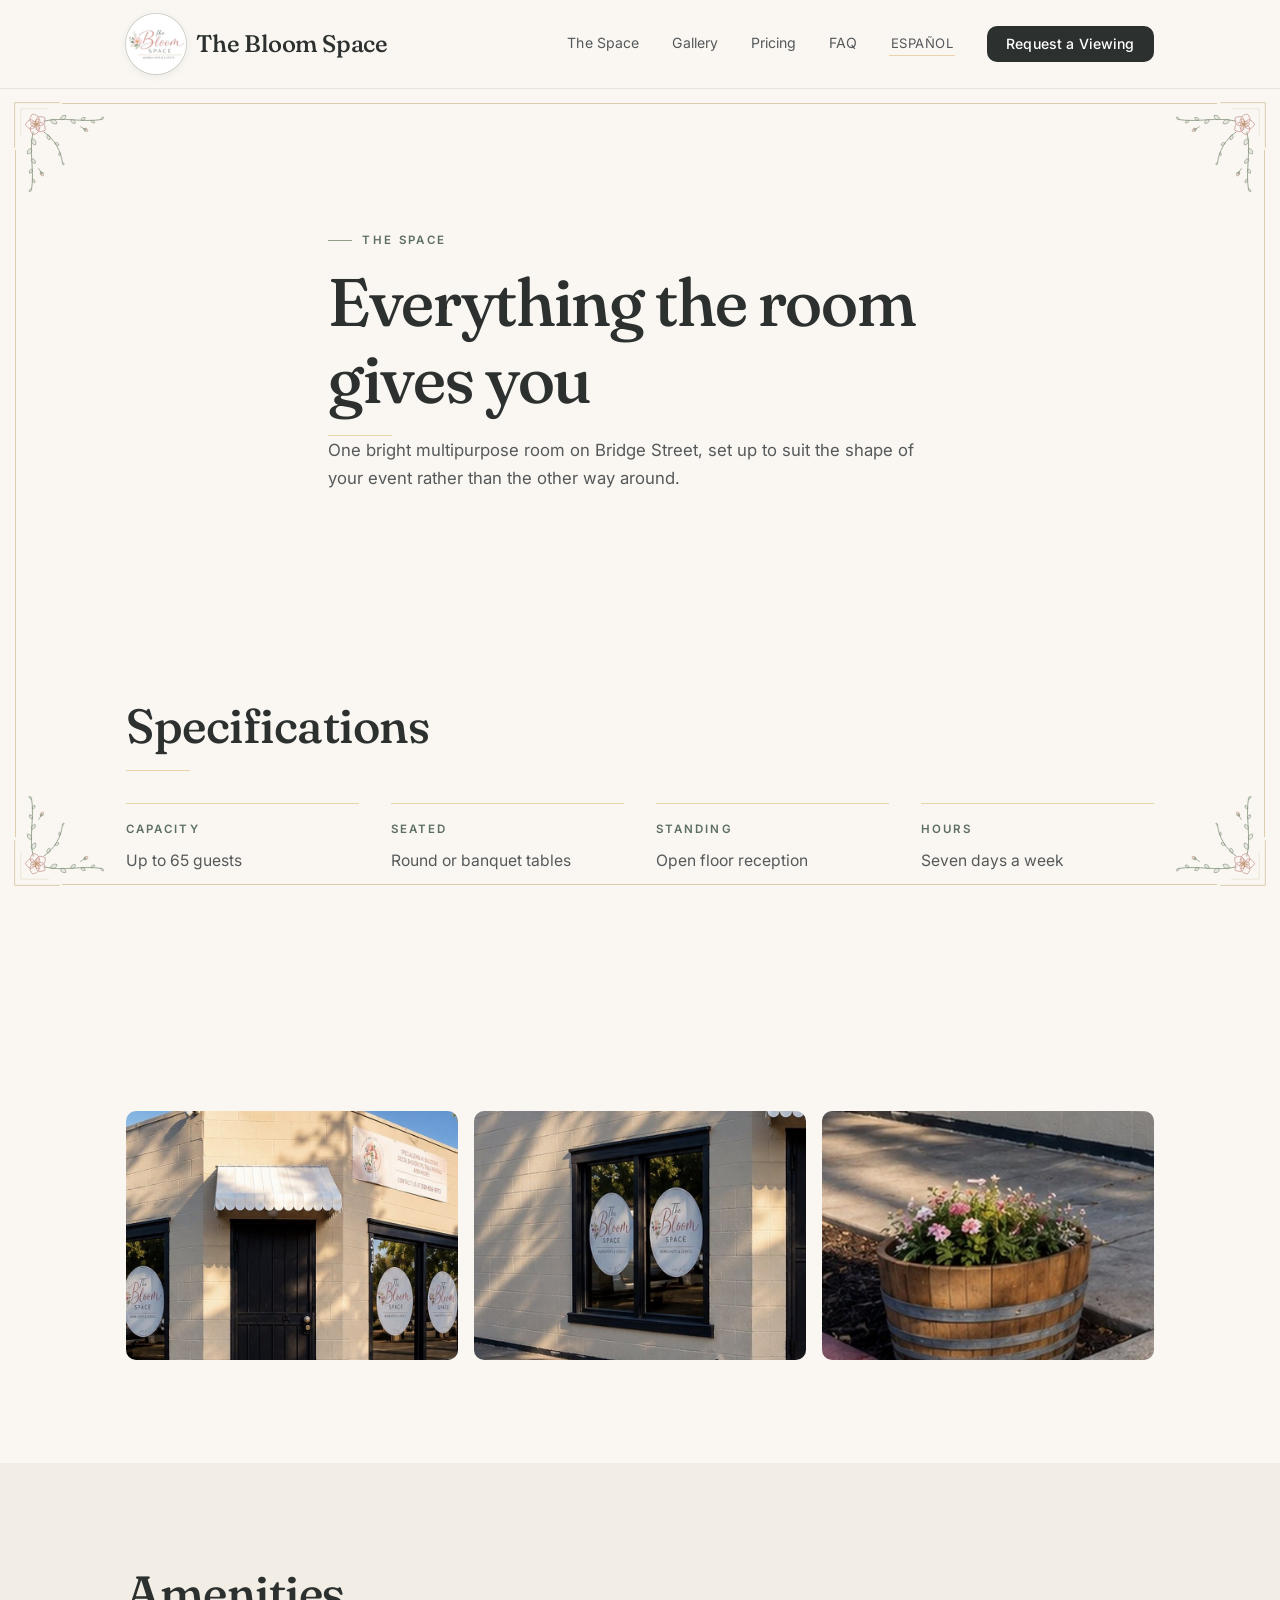
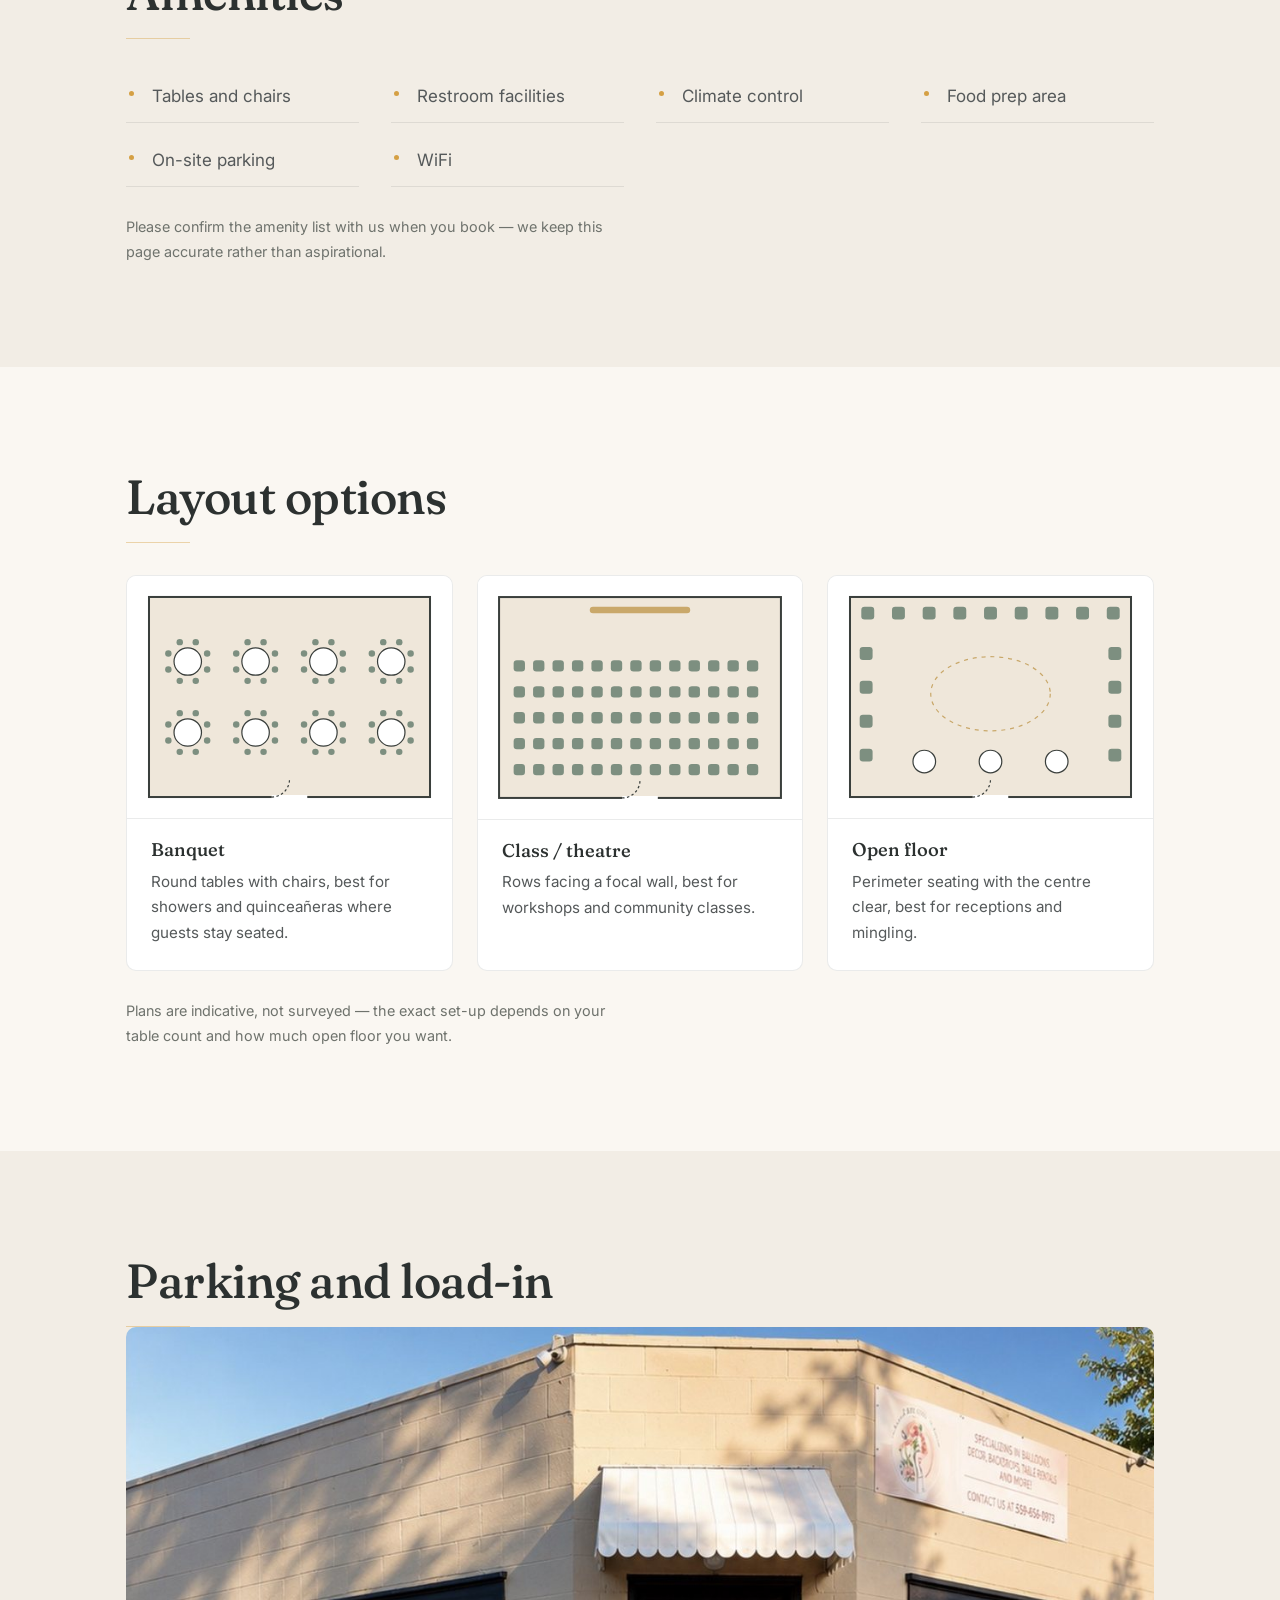
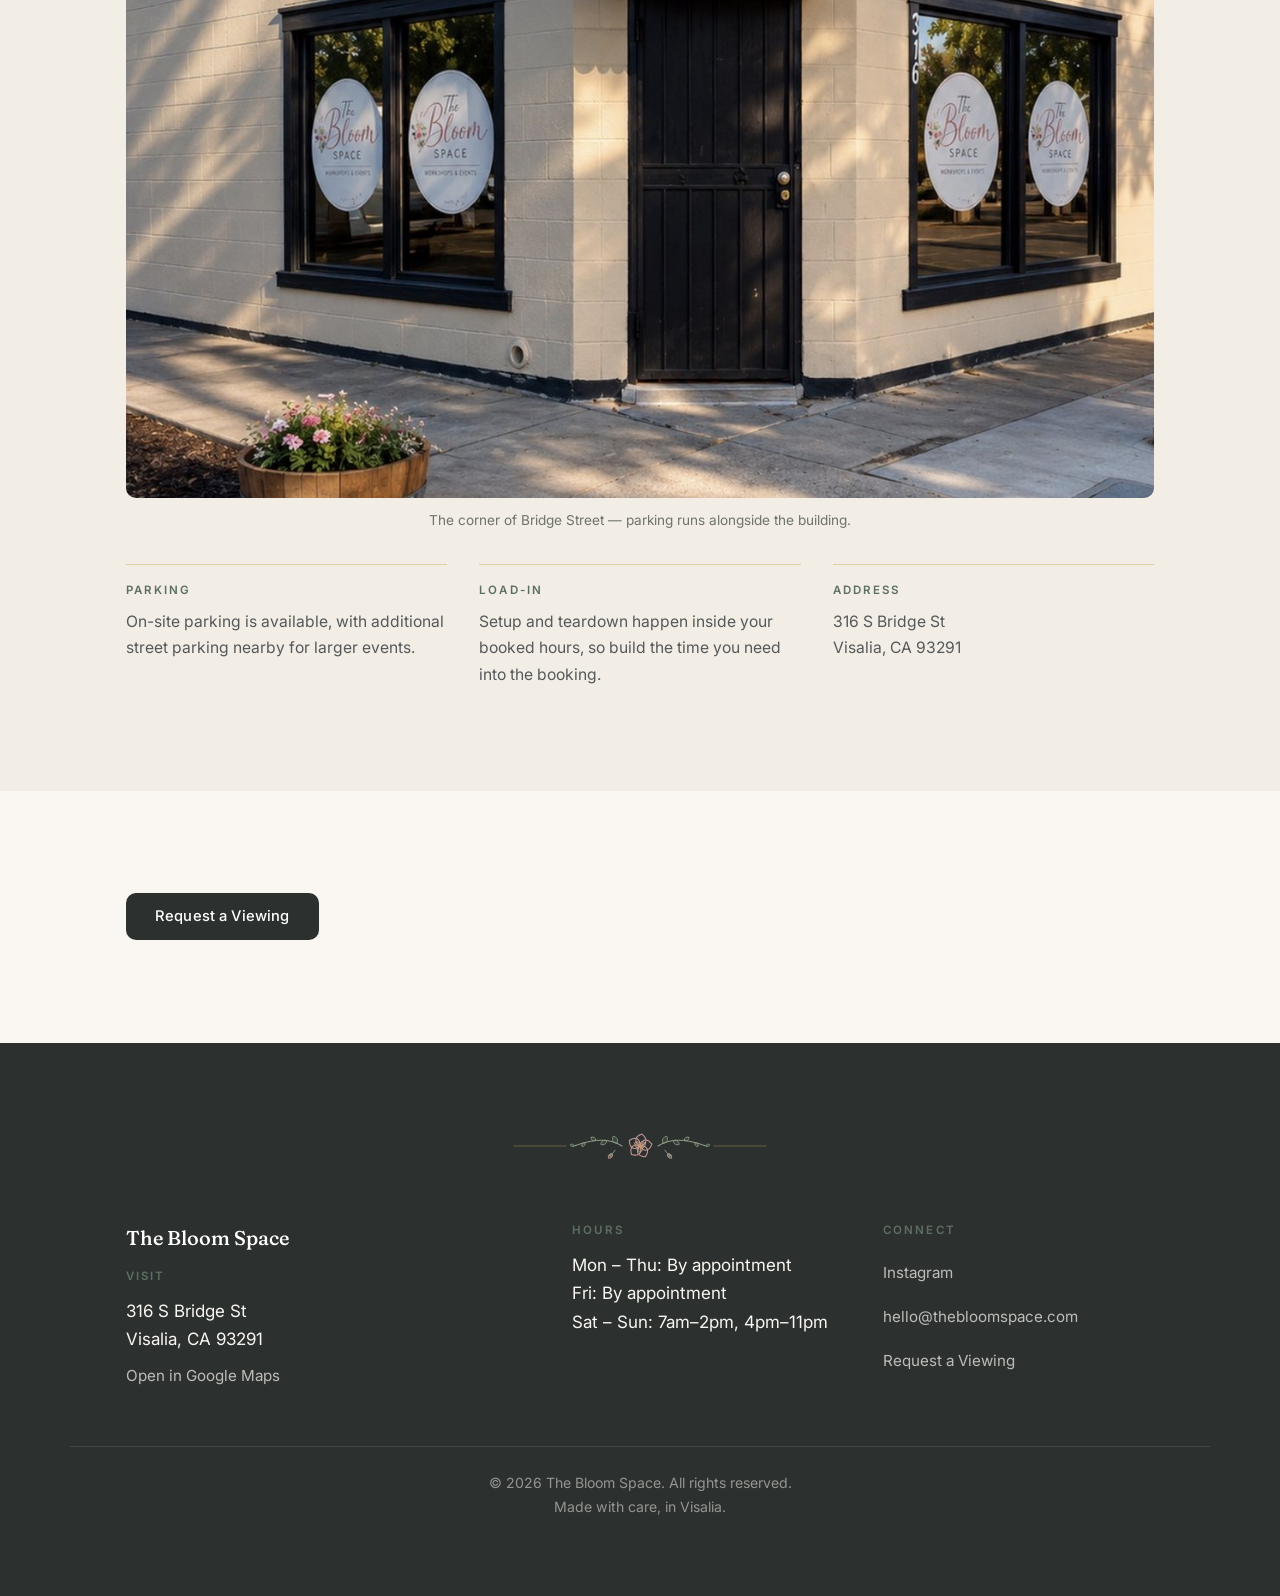
<file: the-space.html>
<!DOCTYPE html>
<html lang="en">
<head>
<meta charset="UTF-8">
<meta name="viewport" content="width=device-width, initial-scale=1.0">
<title>The Space — Capacity, Amenities & Layouts | The Bloom Space</title>
<meta name="description" content="Specs for The Bloom Space in Visalia: 65 guest capacity, amenities, layout options, parking and load-in details.">

<!-- Social share card. og:url stays relative-free until a domain is pointed. -->
<meta property="og:type" content="business.business">
<meta property="og:site_name" content="The Bloom Space">
<meta property="og:title" content="The Space — Capacity, Amenities & Layouts | The Bloom Space">
<meta property="og:description" content="Specs for The Bloom Space in Visalia: 65 guest capacity, amenities, layout options, parking and load-in details.">
<meta property="og:image" content="assets/venue-exterior-wide.jpg">
<meta property="og:image:alt" content="The Bloom Space on the corner of Bridge Street in Visalia">
<meta name="twitter:card" content="summary_large_image">
<meta name="theme-color" content="#faf7f2">
<link rel="icon" type="image/png" href="[data-uri]">

<link rel="preconnect" href="https://fonts.googleapis.com">
<link rel="preconnect" href="https://fonts.gstatic.com" crossorigin>
<link href="https://fonts.googleapis.com/css2?family=Fraunces:ital,opsz,wght@0,9..144,300..600;1,9..144,400..500&family=Inter:wght@300;400;500;600;700&display=swap" rel="stylesheet">
<link rel="stylesheet" href="styles/site.css">

<script type="application/ld+json">
{
  "@context": "https://schema.org",
  "@type": ["LocalBusiness", "EventVenue"],
  "name": "The Bloom Space",
  "description": "A bright boutique multipurpose event room in Visalia, California, for showers, quinceañeras, birthdays, workshops and small receptions.",
  "address": {
    "@type": "PostalAddress",
    "streetAddress": "316 S Bridge St",
    "addressLocality": "Visalia",
    "addressRegion": "CA",
    "postalCode": "93291",
    "addressCountry": "US"
  },
  "maximumAttendeeCapacity": 65,
  "sameAs": ["https://www.instagram.com/the_bloom_space559"],
  "priceRange": "$65-$100 per hour",
  "openingHoursSpecification": [
    { "@type": "OpeningHoursSpecification", "dayOfWeek": ["Monday","Tuesday","Wednesday","Thursday","Friday"], "opens": "07:00", "closes": "23:00" },
    { "@type": "OpeningHoursSpecification", "dayOfWeek": ["Saturday","Sunday"], "opens": "07:00", "closes": "14:00" },
    { "@type": "OpeningHoursSpecification", "dayOfWeek": ["Saturday","Sunday"], "opens": "16:00", "closes": "23:00" }
  ],
  "amenityFeature": [
    { "@type": "LocationFeatureSpecification", "name": "Tables and chairs", "value": true },
    { "@type": "LocationFeatureSpecification", "name": "On-site parking", "value": true },
    { "@type": "LocationFeatureSpecification", "name": "Restroom facilities", "value": true },
    { "@type": "LocationFeatureSpecification", "name": "Climate control", "value": true }
  ]
}
</script>
</head>
<body>
<a class="skip-link" href="#main" data-i18n="nav.skip">Skip to content</a>

<header class="site-header" role="banner">
  <nav class="nav wrap" aria-label="Main">
    <a href="index.html" class="brand" aria-label="The Bloom Space — home">
      <img class="brand-icon" src="assets/logo-mark.png" alt="" width="120" height="120" decoding="async">
      <span>The Bloom Space</span>
    </a>

    <div class="nav-links" id="navLinks">
      <a href="the-space.html" aria-current="page" data-i18n="nav.space">The Space</a>
      <a href="gallery.html" data-i18n="nav.gallery">Gallery</a>
      <a href="pricing.html" data-i18n="nav.pricing">Pricing</a>
      <a href="faq.html" data-i18n="nav.faq">FAQ</a>
      <button type="button" class="lang-toggle" data-lang-toggle lang="es">Español</button>
      <a href="contact.html" class="btn btn-primary" data-i18n="nav.book">Request a Viewing</a>
    </div>

    <button class="nav-toggle" id="navToggle" aria-label="Menu" aria-expanded="false" aria-controls="navLinks">
      <span></span><span></span><span></span>
    </button>
  </nav>
</header>

<main id="main">
<section class="section wrap page-head">
  <p class="eyebrow" data-i18n="space.eyebrow">The Space</p>
  <h1 class="section-title" data-i18n="space.title">Everything the room gives you</h1>
  <p class="lead" data-i18n="space.lead">One bright multipurpose room on Bridge Street, set up to suit the shape of your event rather than the other way around.</p>
</section>

<section class="section wrap" aria-labelledby="specs-title">
  <h2 id="specs-title" class="reveal section-title" data-i18n="space.specsTitle">Specifications</h2>
  <dl class="spec-grid stagger">
    <div class="spec"><dt data-i18n="space.specCapacity">Capacity</dt><dd data-i18n="space.specCapacityV">Up to 65 guests</dd></div>
    <div class="spec"><dt data-i18n="space.specSeated">Seated</dt><dd data-i18n="space.specSeatedV">Round or banquet tables</dd></div>
    <div class="spec"><dt data-i18n="space.specStanding">Standing</dt><dd data-i18n="space.specStandingV">Open floor reception</dd></div>
    <div class="spec"><dt data-i18n="space.specHours">Hours</dt><dd data-i18n="space.specHoursV">Seven days a week</dd></div>
  </dl>
</section>

<section class="section wrap" aria-label="The room in detail">
  <div class="detail-strip stagger">
    <img src="assets/venue-entrance-wide.jpg"
           alt="The black entrance door under a scalloped white awning, with the services banner above it"
           width="800" height="600" loading="lazy" decoding="async">
    <img src="assets/venue-windows.jpg"
           alt="The Bloom Space logo on the two front windows, with afternoon tree shadows across the wall"
           width="800" height="600" loading="lazy" decoding="async">
    <img src="assets/venue-planter.jpg"
           alt="Pink and white blooms in a half-barrel planter on the sidewalk outside the venue"
           width="800" height="600" loading="lazy" decoding="async">
  </div>
</section>

<section class="section section-alt" aria-labelledby="amenities-title">
  <div class="wrap">
    <h2 id="amenities-title" class="reveal section-title" data-i18n="space.amenitiesTitle">Amenities</h2>
    <ul class="amenity-list stagger" id="amenityList"></ul>
    <p class="note" data-i18n="space.amenitiesNote">Please confirm the amenity list with us when you book &mdash; we keep this page accurate rather than aspirational.</p>
  </div>
</section>

<section class="section wrap" aria-labelledby="layout-title">
  <h2 id="layout-title" class="reveal section-title" data-i18n="space.layoutTitle">Layout options</h2>
  <div class="layout-grid stagger">
    <article class="layout-card">
      <img src="assets/layouts/banquet.svg"
           alt="Floor plan: eight round tables of eight, sixty-four seated guests"
           width="400" height="300" loading="lazy" decoding="async">
      <h3 data-i18n="space.layoutBanquet">Banquet</h3>
      <p data-i18n="space.layoutBanquetV">Round tables with chairs, best for showers and quinceañeras where guests stay seated.</p>
    </article>
    <article class="layout-card">
      <img src="assets/layouts/theatre.svg"
           alt="Floor plan: five rows of thirteen chairs facing a focal wall, sixty-five seats"
           width="400" height="300" loading="lazy" decoding="async">
      <h3 data-i18n="space.layoutTheatre">Class / theatre</h3>
      <p data-i18n="space.layoutTheatreV">Rows facing a focal wall, best for workshops and community classes.</p>
    </article>
    <article class="layout-card">
      <img src="assets/layouts/open.svg"
           alt="Floor plan: chairs around the edge of the room with the centre left clear and three cocktail tables"
           width="400" height="300" loading="lazy" decoding="async">
      <h3 data-i18n="space.layoutOpen">Open floor</h3>
      <p data-i18n="space.layoutOpenV">Perimeter seating with the centre clear, best for receptions and mingling.</p>
    </article>
  </div>
  <p class="note" data-i18n="space.layoutNote">Plans are indicative, not surveyed &mdash; the exact set-up depends on your table count and how much open floor you want.</p>
</section>

<section class="section section-alt" aria-labelledby="access-title">
  <div class="wrap">
    <h2 id="access-title" class="reveal section-title" data-i18n="space.accessTitle">Parking and load-in</h2>
    <figure class="access-photo reveal">
      <img src="assets/venue-exterior-wide.jpg"
           alt="The Bloom Space on the corner of Bridge Street — cream block walls, a striped awning over a black door, and the logo on the windows"
           width="1200" height="900" loading="lazy" decoding="async">
      <figcaption data-i18n="space.accessCaption">The corner of Bridge Street &mdash; parking runs alongside the building.</figcaption>
    </figure>
    <dl class="spec-grid stagger">
      <div class="spec"><dt data-i18n="space.accessParking">Parking</dt><dd data-i18n="space.accessParkingV">On-site parking is available, with additional street parking nearby for larger events.</dd></div>
      <div class="spec"><dt data-i18n="space.accessLoadIn">Load-in</dt><dd data-i18n="space.accessLoadInV">Setup and teardown happen inside your booked hours, so build the time you need into the booking.</dd></div>
      <div class="spec"><dt data-i18n="space.accessAddress">Address</dt><dd>316 S Bridge St<br>Visalia, CA 93291</dd></div>
    </dl>
  </div>
</section>

<section class="section wrap center">
  <a href="contact.html" class="btn btn-primary" data-i18n="nav.book">Request a Viewing</a>
</section>
</main>

<script type="module">
  import { AMENITIES } from './data/content.js';
  import { getLocale } from './lib/i18n.js';
  function render() {
    document.getElementById('amenityList').innerHTML = AMENITIES
      .map((a) => `<li>${getLocale() === 'es' ? a.es : a.en}</li>`).join('');
  }
  render();
  document.addEventListener('localechange', render);
</script>

<footer class="site-footer" role="contentinfo">
  <!-- Closes the page with the same botanical rule the section titles use.
       Unlike the corner frame this fits at any width, so it is the border
       phones and tablets actually get. -->
  <div class="footer-flourish" aria-hidden="true"></div>
  <div class="wrap footer-grid">
    <div class="footer-col">
      <div class="footer-brand">The Bloom Space</div>
      <p class="footer-heading" data-i18n="footer.address">Visit</p>
      <p>316 S Bridge St<br>Visalia, CA 93291</p>
      <p><a href="https://maps.google.com/?q=316+S+Bridge+St+Visalia+CA+93291" target="_blank" rel="noopener noreferrer" data-i18n="footer.maps">Open in Google Maps</a></p>
    </div>

    <div class="footer-col">
      <p class="footer-heading" data-i18n="footer.hours">Hours</p>
      <p>Mon &ndash; Thu: <span data-i18n="footer.byAppt">By appointment</span></p>
      <p>Fri: <span data-i18n="footer.byAppt">By appointment</span></p>
      <p>Sat &ndash; Sun: <span data-i18n="footer.weekend">7am&ndash;2pm, 4pm&ndash;11pm</span></p>
    </div>

    <div class="footer-col">
      <p class="footer-heading" data-i18n="footer.connect">Connect</p>
      <p><a href="https://www.instagram.com/the_bloom_space559" target="_blank" rel="noopener noreferrer">Instagram</a></p>
      <p><a href="mailto:hello@thebloomspace.com">hello@thebloomspace.com</a></p>
      <p><a href="contact.html" data-i18n="nav.book">Request a Viewing</a></p>
    </div>
  </div>

  <div class="wrap footer-bottom">
    <p>&copy; 2026 The Bloom Space. <span data-i18n="footer.rights">All rights reserved.</span></p>
    <p data-i18n="footer.madeIn">Made with care, in Visalia.</p>
  </div>
</footer>

<div class="page-frame" aria-hidden="true">
  <span class="frame-corner tl"></span>
  <span class="frame-corner tr"></span>
  <span class="frame-corner bl"></span>
  <span class="frame-corner br"></span>
</div>

<div class="book-bar" id="bookBar">
  <a href="contact.html" class="btn btn-primary" data-i18n="nav.book">Request a Viewing</a>
  <a class="book-bar-alt" href="https://www.instagram.com/the_bloom_space559"
     target="_blank" rel="noopener noreferrer"
     aria-label="Message us on Instagram" data-i18n-attr="aria-label:book.dmAria">
    <svg viewBox="0 0 24 24" width="22" height="22" fill="none" stroke="currentColor"
         stroke-width="1.7" aria-hidden="true">
      <rect x="3" y="3" width="18" height="18" rx="5"/>
      <circle cx="12" cy="12" r="4"/>
      <circle cx="17.2" cy="6.8" r="1.1" fill="currentColor" stroke="none"/>
    </svg>
  </a>
</div>

<script type="module">
  import { initI18n } from './lib/i18n.js';
  import { initPage } from './lib/ui.js';
  await initI18n();
  initPage();

</script>
</body>
</html>
</file>
<file: styles/site.css>
/* ============================================================
   0.  CSS CUSTOM PROPERTIES — palette, type, spacing, motion
   ============================================================ */
:root {
  /* ------ palette, sampled from the wordmark ------
     The logo's inks are a rose script (#d09b98), grey-green leaves
     (#6c7f70) and a warm gold rule (#d5a044). The previous palette sat
     several steps lighter than any of them, which read as sweet rather
     than expensive. These are the logo's own hues, with every
     text-bearing tone deepened far enough to pass contrast. */
  --blush:       #ecd9d5;
  --blush-light: #f7f0ed;
  --blush-deep:  #d4a7a2;
  --sage:        #8f9c88;
  --sage-light:  #d3dbcd;
  --sage-muted:  #5d6f61;
  --cream:       #faf7f2;
  --cream-warm:  #f2ede5;
  --charcoal:    #2c3130;
  --charcoal-soft:#55595a;
  --charcoal-faint:#6f736d;
  --white:       #ffffff;
  --rose:        #b8726f;
  --gold:        #8a6a2d;
  --gold-soft:   #d5a044;

  /* functional */
  --bg:          var(--cream);
  --bg-alt:      var(--cream-warm);
  --bg-card:     var(--white);
  --text:        var(--charcoal);
  --text-soft:   var(--charcoal-soft);
  --text-faint:  var(--charcoal-faint);
  --accent:      var(--blush);
  --accent-deep: var(--blush-deep);
  --accent-green:var(--sage);
  --gold-line:   rgba(213, 160, 68, 0.42);

  /* Hero type sits on a photograph under a warm scrim, so it needs its own
     scale — the page tokens are all tuned for cream. Ratios in the comment
     beside .hero-scrim; every one of these clears 4.5:1 there. */
  --hero-text:    #fdfaf6;
  --hero-lead:    rgba(253, 250, 246, 0.90);
  --hero-accent:  #f0c8c4;
  --hero-eyebrow: #f5e6cd;
  --line:        rgba(54, 58, 59, 0.10);
  --line-strong: rgba(54, 58, 59, 0.18);
  --shadow:      rgba(54, 58, 59, 0.08);
  --shadow-strong:rgba(54, 58, 59, 0.14);

  /* ------ typography ------ */
  --display:    'Fraunces', Georgia, 'Times New Roman', serif;
  --sans:       'Inter', -apple-system, BlinkMacSystemFont, 'Segoe UI', Roboto, Helvetica, Arial, sans-serif;

  /* body copy */
  --body-size:  17px;
  --body-leading: 1.7;

  /* ------ spacing scale ------ */
  --header-h:   88px;
  --wrap:       1140px;
  --gutter:     clamp(1.25rem, 5vw, 3.5rem);
  --section-gap: clamp(4rem, 8vw, 7rem);
  --radius:     10px;
  --radius-sm:  6px;

  /* ------ motion ------ */
  --motion-fast:   180ms;
  --motion-normal: 350ms;
  --motion-slow:   500ms;
  --ease-out:      cubic-bezier(0.16, 1, 0.3, 1);
  --ease-inout:    cubic-bezier(0.65, 0, 0.35, 1);
}

/* ============================================================
   1.  RESET + BASE
   ============================================================ */
*, *::before, *::after { box-sizing: border-box; margin: 0; padding: 0; }

html {
  scroll-behavior: smooth;
  -webkit-text-size-adjust: 100%;
  /* The header is sticky, so without this every anchored jump parks its
     target underneath it. Costs nothing, and it is invisible until it's
     missing. */
  scroll-padding-top: calc(var(--header-h) + 1rem);
}

body {
  font-family: var(--sans);
  font-size: var(--body-size);
  line-height: var(--body-leading);
  color: var(--text);
  background: var(--bg);
  -webkit-font-smoothing: antialiased;
  -moz-osx-font-smoothing: grayscale;
  text-rendering: optimizeLegibility;
  overflow-x: hidden;
}

/* Headings */
h1, h2, h3, h4, h5, h6 {
  font-family: var(--display);
  line-height: 1.15;
  color: var(--text);
  font-weight: 500;
  font-variation-settings: 'SOFT' 50, 'WONK' 1;
}

h1 { font-size: clamp(2.4rem, 5.5vw, 4.2rem); letter-spacing: -0.02em; }
h2 { font-size: clamp(1.8rem, 4vw, 3rem);   letter-spacing: -0.01em; }
h3 { font-size: clamp(1.25rem, 2.5vw, 1.75rem); }
h4 { font-size: clamp(1.1rem, 1.8vw, 1.35rem); }

em, i { font-style: italic; }

a { color: inherit; text-decoration: none; }

img { max-width: 100%; height: auto; display: block; }

ul, ol { list-style: none; }

/* Skip link */
.skip-link {
  position: absolute;
  top: -100%;
  left: 1rem;
  z-index: 100;
  padding: 0.6rem 1.2rem;
  background: var(--charcoal);
  color: var(--white);
  font-size: 0.9rem;
  font-weight: 500;
  border-radius: var(--radius-sm);
  transition: top var(--motion-fast) var(--ease-out);
}
.skip-link:focus { top: 1rem; }

/* Focus visible */
:focus-visible {
  outline: 2px solid var(--sage);
  outline-offset: 3px;
}

/* Selection */
::selection {
  background: var(--blush);
  color: var(--charcoal);
}

/* ============================================================
   2.  LAYOUT HELPERS
   ============================================================ */
.wrap {
  max-width: var(--wrap);
  margin: 0 auto;
  padding-inline: var(--gutter);
}

.section {
  padding-block: var(--section-gap);
}

.section-alt {
  background: var(--bg-alt);
}

.section-title {
  max-width: 20ch;
}
/* Drawn in on entry by the motion system; transform-origin keeps it
   growing from the text edge rather than the centre. */
.section-title::after {
  content: '';
  display: block;
  width: 64px;
  height: 1px;
  margin-top: 1.1rem;
  background: var(--gold-line);
  transform-origin: left center;
}
/* Centred titles get the botanical rule instead of the plain hairline. It
   reuses the same pseudo-element, so the scroll-driven draw-in still applies
   and no page needed new markup. */
.section-title.center::after {
  width: 260px;
  height: 54px;
  margin-top: 0.5rem;
  margin-inline: auto;
  background: url('../assets/ornaments/divider.svg') no-repeat center / contain;
  transform-origin: center;
}

.section-title.center {
  margin-inline: auto;
  text-align: center;
}

.eyebrow {
  font-family: var(--sans);
  font-size: 0.72rem;
  font-weight: 600;
  letter-spacing: 0.2em;
  text-transform: uppercase;
  color: var(--sage-muted);
  margin-bottom: 0.75rem;
  display: flex;
  align-items: center;
  gap: 0.65rem;
}
.eyebrow::before {
  content: '';
  width: 24px;
  height: 1px;
  background: var(--sage);
  display: inline-block;
}
.eyebrow.center {
  justify-content: center;
}
.eyebrow.center::after {
  content: '';
  width: 24px;
  height: 1px;
  background: var(--sage);
  display: inline-block;
}

.lead {
  font-size: 1.05rem;
  color: var(--text-soft);
  max-width: 56ch;
}
.lead.center {
  margin-inline: auto;
  text-align: center;
}

/* ============================================================
   3.  BUTTONS
   ============================================================ */
.btn {
  display: inline-flex;
  align-items: center;
  justify-content: center;
  gap: 0.5rem;
  font-family: var(--sans);
  font-size: 0.92rem;
  font-weight: 500;
  letter-spacing: 0.01em;
  padding: 0.85rem 1.75rem;
  border-radius: var(--radius);
  border: 1px solid transparent;
  cursor: pointer;
  text-decoration: none;
  transition:
    transform var(--motion-fast) var(--ease-out),
    box-shadow var(--motion-fast) var(--ease-out),
    background var(--motion-normal) ease,
    color var(--motion-normal) ease,
    border-color var(--motion-normal) ease;
  line-height: 1.2;
}
.btn:hover {
  transform: translateY(-2px);
  box-shadow: 0 6px 20px -6px rgba(212, 167, 162, 0.42);
}
.btn:active {
  transform: translateY(0);
}

.btn-primary {
  background: var(--charcoal);
  color: var(--white);
}
.btn-primary:hover {
  background: var(--charcoal-soft);
  box-shadow: 0 6px 20px -6px rgba(54, 58, 59, 0.25);
}

.btn-secondary {
  background: transparent;
  color: var(--charcoal);
  border-color: var(--line-strong);
}
.btn-secondary:hover {
  background: var(--blush-light);
  border-color: var(--blush-deep);
  box-shadow: 0 6px 20px -6px rgba(212, 167, 162, 0.35);
}

.btn-accent {
  background: var(--blush);
  color: var(--charcoal);
}
.btn-accent:hover {
  background: var(--blush-deep);
  box-shadow: 0 6px 20px -6px rgba(212, 167, 162, 0.42);
}

/* ============================================================
   4.  IMAGE PLACEHOLDER STYLES
   ============================================================ */
.img-placeholder {
  background: var(--cream-warm);
  display: flex;
  align-items: center;
  justify-content: center;
  color: var(--text-faint);
  font-size: 0.85rem;
  font-weight: 400;
  overflow: hidden;
  position: relative;
}
.img-placeholder img {
  width: 100%;
  height: 100%;
  object-fit: cover;
  transition: transform var(--motion-slow) var(--ease-out);
}

/* ============================================================
   5.  MOTION SYSTEM — scroll-driven animations
   ============================================================ */
@supports ((animation-timeline: scroll()) and (animation-range: 0% 100%)) {
  @media (prefers-reduced-motion: no-preference) {
    /* Reveal on scroll — items fade + slide up as they enter */
    .reveal {
      animation: reveal-up linear both;
      animation-timeline: view();
      animation-range: entry 0% cover 40%;
    }

    @keyframes reveal-up {
      from {
        opacity: 0;
        transform: translateY(42px) scale(0.985);
      }
      to {
        opacity: 1;
        transform: translateY(0) scale(1);
      }
    }

    /* Stagger siblings */
    .stagger > * {
      animation: reveal-up linear both;
      animation-timeline: view();
      animation-range: entry 0% cover 40%;
    }
    .stagger > *:nth-child(1) { animation-delay: 0ms; }
    .stagger > *:nth-child(2) { animation-delay: 60ms; }
    .stagger > *:nth-child(3) { animation-delay: 120ms; }
    .stagger > *:nth-child(4) { animation-delay: 180ms; }
    .stagger > *:nth-child(5) { animation-delay: 240ms; }
    .stagger > *:nth-child(6) { animation-delay: 300ms; }
    .stagger > *:nth-child(7) { animation-delay: 360ms; }
    .stagger > *:nth-child(8) { animation-delay: 420ms; }

    /* --- Hero: media pushes back and the copy lifts away as it exits --- */
    .hero-bg {
      animation: hero-recede linear both;
      animation-timeline: view();
      animation-range: exit 0% exit 100%;
    }
    @keyframes hero-recede {
      from { transform: scale(1); }
      to   { transform: scale(1.16) translateY(4%); }
    }

    .hero-inner {
      animation: hero-lift linear both;
      animation-timeline: view();
      animation-range: exit 0% exit 70%;
    }
    @keyframes hero-lift {
      from { opacity: 1; transform: translateY(0); }
      to   { opacity: 0; transform: translateY(-60px); }
    }

    .hero-cue {
      animation: cue-fade linear both;
      animation-timeline: view();
      animation-range: exit 0% exit 25%;
    }
    @keyframes cue-fade {
      from { opacity: 1; }
      to   { opacity: 0; }
    }

    /* --- Gallery images settle as they enter --- */
    .gallery-item img {
      animation: img-settle linear both;
      animation-timeline: view();
      animation-range: entry 0% cover 45%;
    }
    /* The independent `scale` property, not `transform: scale()` — a filled
       animation would otherwise pin transform and swallow the hover. These
       two compose instead of fighting. */
    @keyframes img-settle {
      from { scale: 1.12; }
      to   { scale: 1; }
    }

    /* --- A gold rule draws itself under each section title --- */
    .section-title::after {
      animation: rule-draw linear both;
      animation-timeline: view();
      animation-range: entry 10% cover 35%;
    }
    @keyframes rule-draw {
      from { transform: scaleX(0); }
      to   { transform: scaleX(1); }
    }
  }
}


/* ============================================================
   5b. AMBIENT MOTION — the page breathing
   ============================================================ */
/*
 * Separate from the scroll-driven system above, and deliberately so: these
 * run whether or not you scroll, which is the whole point. A still page of a
 * still photograph reads as a printed page; a very slow, continuous drift
 * reads as a room with light moving through it.
 *
 * Three rules keep it from becoming a screensaver:
 *
 *   1. Nothing animates anything but transform and opacity, so every one of
 *      these runs on the compositor and none of them costs a frame on the
 *      main thread.
 *   2. The periods are mutually indivisible — 26s, 19s, 31s, 11s. Give two
 *      layers the same period and the eye catches the loop within seconds;
 *      leave them incommensurate and the combination effectively never
 *      repeats, which is what makes it read as breath rather than a machine.
 *   3. Amplitudes are small enough that you notice the room is alive without
 *      noticing the animation. If you can see it move, it is too much.
 *
 * The reduced-motion block below section 6 stops all of it dead.
 */
@media (prefers-reduced-motion: no-preference) {
  /* The deep breath: the photograph itself, held above scale 1 throughout so
     no edge ever creeps into frame. */
  .hero-bg img {
    animation: breathe-photo 26s var(--ease-inout) infinite alternate;
    will-change: transform;
  }
  /* A 5% swing, not 9%. Measurably cheaper to raster and no less visible —
     over 26 seconds the eye reads the drift, not the distance. */
  @keyframes breathe-photo {
    from { transform: scale(1.05) translate3d(-0.5%, 0.3%, 0); }
    to   { transform: scale(1.10) translate3d(0.7%, -0.7%, 0); }
  }

  /* Warm light moving across the frame, on its own slower period. */
  .hero-bloom {
    animation: breathe-light 31s var(--ease-inout) infinite alternate;
    will-change: transform, opacity;
  }
  /* Translated and faded, never scaled: moving a composited layer is free,
     but scaling a gradient re-rasters it every frame. */
  @keyframes breathe-light {
    from { transform: translate3d(-5%, 3%, 0);  opacity: 0.7; }
    to   { transform: translate3d(6%, -4%, 0);  opacity: 1; }
  }

  /* The pills rise and settle out of phase with each other — the detail that
     makes the group feel alive rather than three things bobbing together. */
  .hero-stats .stat-pill {
    animation: breathe-float 11s var(--ease-inout) infinite alternate;
  }
  .hero-stats .stat-pill:nth-child(2) { animation-duration: 13s; animation-delay: -3s; }
  .hero-stats .stat-pill:nth-child(3) { animation-duration: 17s; animation-delay: -7s; }
  @keyframes breathe-float {
    from { transform: translate3d(0, 2.5px, 0); }
    to   { transform: translate3d(0, -2.5px, 0); }
  }

  /* The scroll cue draws itself down, pauses, and does it again. */
  .hero-cue-line {
    animation: cue-draw 2.8s var(--ease-inout) infinite;
    transform-origin: top center;
  }
  @keyframes cue-draw {
    0%        { transform: scaleY(0.15); opacity: 0; }
    28%       { opacity: 1; }
    62%, 100% { transform: scaleY(1);    opacity: 0; }
  }

  /*
   * All of the above is hero furniture, and none of it is worth a frame once
   * the hero is off screen. Measured while scrolling the whole page: the
   * ambient layers cost roughly twelve dropped frames over 3.6 seconds in
   * software rendering, and every one of them was spent animating something
   * nobody could see. An observer on the hero parks them.
   */
  .hero.is-idle .hero-bg img,
  .hero.is-idle .hero-bloom,
  .hero.is-idle .stat-pill,
  .hero.is-idle .hero-cue-line {
    animation-play-state: paused;
  }

  /* Even the border moves, barely. The corners drift on four different
     periods so the frame never pulses as one object. */
  .frame-corner {
    animation: breathe-corner 23s var(--ease-inout) infinite alternate;
  }
  .frame-corner.tr { animation-duration: 29s; animation-delay: -6s; }
  .frame-corner.bl { animation-duration: 37s; animation-delay: -11s; }
  .frame-corner.br { animation-duration: 41s; animation-delay: -17s; }
  @keyframes breathe-corner {
    from { opacity: 0.72; }
    to   { opacity: 1; }
  }
}

/* ============================================================
   6.  PREFERS-REDUCED-MOTION
   ============================================================ */
@media (prefers-reduced-motion: reduce) {
  html { scroll-behavior: auto; }
  *, *::before, *::after {
    animation-duration: 0.001ms !important;
    animation-iteration-count: 1 !important;
    transition-duration: 0.001ms !important;
    transform: none !important;
  }
  .btn:hover { transform: none !important; }
  /* The blanket transform reset above is for motion, but the frame corners
     use transform for orientation, not movement — without this all four
     point top-left. */
  .frame-corner.tr { transform: scaleX(-1) !important; }
  .frame-corner.bl { transform: scaleY(-1) !important; }
  .frame-corner.br { transform: scale(-1)  !important; }
}

/* ============================================================
   7.  HEADER / NAV
   ============================================================ */
.site-header {
  position: sticky;
  top: 0;
  z-index: 50;
  background: transparent;
  border-bottom: 1px solid transparent;
  transition: background var(--motion-normal) ease,
              border-color var(--motion-normal) ease;
}
/* Solid only once the hero has passed, so the blur is never composited over
   playing video — see the note on the stat pills. */
.site-header.is-solid {
  background: rgba(250, 247, 242, 0.9);
  border-bottom-color: var(--line);
}
@media (min-width: 821px) {
  .site-header.is-solid {
    backdrop-filter: blur(12px);
    -webkit-backdrop-filter: blur(12px);
  }
}

/* Over the hero the nav reverses out to white. */
.site-header:not(.is-solid) .brand { color: var(--white); }
.site-header:not(.is-solid) .nav-links a { color: rgba(255, 255, 255, 0.88); }
.site-header:not(.is-solid) .nav-links a:hover { color: var(--white); }
.site-header:not(.is-solid) .nav-links a.btn {
  background: rgba(255, 255, 255, 0.14);
  border-color: rgba(255, 255, 255, 0.4);
  color: var(--white);
}
.site-header:not(.is-solid) .nav-toggle span { background: var(--white); }

.nav {
  display: flex;
  align-items: center;
  justify-content: space-between;
  height: var(--header-h);
}

.brand {
  font-family: var(--display);
  font-size: 1.5rem;
  font-weight: 500;
  font-variation-settings: 'SOFT' 50, 'WONK' 1;
  text-decoration: none;
  color: var(--text);
  letter-spacing: -0.01em;
  display: flex;
  align-items: center;
  gap: 0.65rem;
}
.brand-icon {
  width: 60px;
  height: 60px;
  border-radius: 50%;
  background: var(--white);
  box-shadow: 0 0 0 1px var(--line-strong), 0 2px 8px rgba(54, 58, 59, 0.08);
  flex-shrink: 0;
}

.nav-links {
  display: flex;
  gap: 2rem;
  align-items: center;
}
.nav-links a {
  font-size: 0.88rem;
  font-weight: 400;
  color: var(--text-soft);
  letter-spacing: 0.01em;
  text-decoration: none;
  padding-bottom: 2px;
  position: relative;
  transition: color var(--motion-fast) ease;
}
.nav-links a::after {
  content: '';
  position: absolute;
  bottom: 0;
  left: 0;
  width: 0;
  height: 1.5px;
  background: var(--sage);
  transition: width var(--motion-normal) var(--ease-out);
}
.nav-links a:hover::after {
  width: 100%;
}
.nav-links a:hover {
  color: var(--text);
}
/* `.nav-links a` outranks `.btn-primary` on specificity, so without this the
   header's booking button rendered soft grey on charcoal — 1.35:1, on the one
   control the whole site is pointing at. Restated here rather than reordered,
   because the link colour above still has to win for the plain nav items. */
.nav-links a.btn {
  padding: 0.55rem 1.15rem;
  font-weight: 500;
}
.nav-links a.btn-primary { color: var(--white); }
.nav-links a.btn-primary:hover { color: var(--white); }
.nav-links a.btn::after { display: none; }
.nav-links a.btn:hover {
  transform: translateY(-2px);
}

/* Mobile nav toggle */
.nav-toggle {
  display: none;
  background: none;
  border: none;
  cursor: pointer;
  padding: 0.4rem;
  color: var(--charcoal);
  width: 44px;
  height: 44px;
  position: relative;
}
.nav-toggle span {
  display: block;
  width: 22px;
  height: 2px;
  background: var(--charcoal);
  border-radius: 2px;
  position: absolute;
  left: 11px;
  transition: transform var(--motion-normal) var(--ease-out), opacity var(--motion-fast) ease;
}
.nav-toggle span:nth-child(1) { top: 14px; }
.nav-toggle span:nth-child(2) { top: 21px; }
.nav-toggle span:nth-child(3) { top: 28px; }
.nav-toggle.open span:nth-child(1) {
  transform: translateY(7px) rotate(45deg);
}
.nav-toggle.open span:nth-child(2) {
  opacity: 0;
}
.nav-toggle.open span:nth-child(3) {
  transform: translateY(-7px) rotate(-45deg);
}

@media (max-width: 860px) {
  .nav-links {
    display: none;
    position: absolute;
    top: var(--header-h);
    left: 0;
    right: 0;
    flex-direction: column;
    align-items: stretch;
    gap: 0;
    background: var(--white);
    padding: 0.5rem var(--gutter) 1.25rem;
    border-bottom: 1px solid var(--line);
    box-shadow: 0 12px 24px -12px var(--shadow);
  }
  .nav-links.open { display: flex; }
  .nav-toggle { display: inline-flex; }

  /* Full-width rows, not inline words. "FAQ" was a 29x26 target — under half
     the 44px touch minimum, on the only navigation a phone gets. */
  .nav-links a,
  .nav-links .lang-toggle {
    display: flex;
    align-items: center;
    min-height: 52px;
    width: 100%;
    font-size: 1.05rem;
    border-bottom: 1px solid var(--line);
  }
  .nav-links a::after { display: none; }
  .nav-links .lang-toggle {
    justify-content: flex-start;
    font-size: 1rem;
  }
  .nav-links a.btn {
    justify-content: center;
    margin-top: 1rem;
    border-bottom: none;
    min-height: 52px;
  }
}

/* ============================================================
   8.  HERO
   ============================================================ */
.hero {
  position: relative;
  overflow: hidden;
  min-height: 100svh;
  display: flex;
  align-items: center;
  /* Sits under the sticky header rather than starting below it, so the
     photograph runs to the top of the window. */
  margin-top: calc(var(--header-h) * -1);
  padding-top: var(--header-h);
  background: var(--charcoal);
}
@supports not (height: 100svh) {
  .hero { min-height: 100vh; }
}

.hero-bg {
  position: absolute;
  inset: 0;
  z-index: 0;
  overflow: hidden;
  pointer-events: none;   /* decorative; nothing here should ever take a tap */
}
.hero-bg picture { display: contents; }
.hero-bg img,
.hero-bg .hero-video {
  width: 100%;
  height: 100%;
  object-fit: cover;
  /* Full strength. The scrim below does the work of keeping type legible —
     dimming the photograph to 20% was what made the opening look bland. */
  opacity: 1;
}

.hero-bg .hero-video {
  position: absolute;
  inset: 0;
  opacity: 0;
  transition: opacity 1.2s var(--ease-out);
}
.hero-bg.video-playing .hero-video { opacity: 1; }

/*
 * The scrim, and it is load-bearing rather than decorative.
 *
 * Measured off the photograph: the brightest wall in frame sits around sRGB
 * 0.9. Composited under a 0.50 black it leaves white text at 4.76:1, which
 * clears the 4.5 body minimum; at 0.40 it is 3.47:1 and fails. So the
 * gradient stays lighter across the top, where the building is and no type
 * goes, and reaches 0.62 through the middle and lower band where the copy
 * actually sits.
 *
 * Warm charcoal rather than black — over cream block walls, neutral black
 * reads as a grey wash and warm reads as evening.
 */
.hero-scrim {
  position: absolute;
  inset: 0;
  background:
    /* A band under the header. The nav reverses out to white here, and the
       top of this photograph is its brightest region — sky and a sunlit
       wall. Without this the links sit at about 2:1. */
    linear-gradient(
      to bottom,
      rgba(28, 24, 21, 0.58) 0,
      rgba(28, 24, 21, 0.12) calc(var(--header-h) + 40px),
      rgba(28, 24, 21, 0) calc(var(--header-h) + 90px)
    ),
    linear-gradient(
      to bottom,
      rgba(28, 24, 21, 0.26) 0%,
      rgba(28, 24, 21, 0.44) 32%,
      rgba(28, 24, 21, 0.54) 62%,
      rgba(28, 24, 21, 0.64) 100%
    ),
    /* a little extra weight on the side the copy starts from */
    linear-gradient(
      to right,
      rgba(28, 24, 21, 0.28) 0%,
      rgba(28, 24, 21, 0) 62%
    );
}

/* A slow warm light that drifts across the frame. This is the piece that
   makes the still photograph feel like it is being lit rather than printed. */
.hero-bloom {
  position: absolute;
  inset: -20%;
  background: radial-gradient(
    42% 42% at 34% 38%,
    rgba(255, 226, 189, 0.20) 0%,
    rgba(255, 226, 189, 0) 70%
  );
}

.hero-inner {
  position: relative;
  z-index: 1;
  display: block;
  padding-block: clamp(3rem, 7vw, 5rem);
  width: 100%;
}
/*
 * A wash behind the copy block itself, rather than more scrim over the whole
 * frame. The eyebrow is 11.5px, so it needs 4.5:1 like any small text, and it
 * sits high in the frame where the photograph is brightest — the sunlit wall.
 * Darkening the entire picture far enough to fix one line would cost the
 * building; darkening only the column the type occupies costs nothing.
 */
.hero-copy {
  position: relative;
  max-width: 44rem;
}
.hero-copy::before {
  content: '';
  position: absolute;
  inset: -12% -18% -14% -20%;
  z-index: -1;
  background: radial-gradient(
    72% 62% at 30% 48%,
    rgba(20, 17, 15, 0.5) 0%,
    rgba(20, 17, 15, 0.28) 55%,
    rgba(20, 17, 15, 0) 78%
  );
}

.hero-eyebrow {
  color: var(--hero-eyebrow);
  margin-bottom: 1.4rem;
}
.hero-eyebrow::before,
.hero-eyebrow::after {
  width: 34px;
  background: rgba(240, 214, 168, 0.55);
}

.hero h1 {
  font-size: clamp(2.6rem, 5.9vw, 4.6rem);
  letter-spacing: -0.025em;
  line-height: 1.08;
  margin-bottom: 1.6rem;
  max-width: 14ch;
  color: var(--hero-text);
  text-wrap: balance;
}
.hero h1 .accent-italic {
  font-style: italic;
  font-weight: 500;
  font-variation-settings: 'SOFT' 60, 'WONK' 1;
  /* The brand rose is #b8726f, which is unreadable on a dark scrim. Same
     hue, inverted value. */
  color: var(--hero-accent);
}

.hero .lead {
  font-size: 1.12rem;
  line-height: 1.75;
  margin-bottom: 2.4rem;
  max-width: 46ch;
  color: var(--hero-lead);
}

.hero-cta {
  display: flex;
  gap: 1rem;
  flex-wrap: wrap;
}
.hero-cta .btn {
  letter-spacing: 0.03em;
  padding-inline: 2rem;
}
/* Cream on charcoal, not charcoal on cream — the page behind it is dark now. */
.hero-cta .btn-primary {
  background: var(--cream);
  color: var(--charcoal);
}
.hero-cta .btn-primary:hover {
  background: var(--white);
  box-shadow: 0 10px 30px -10px rgba(0, 0, 0, 0.45);
}
.hero-cta .btn-secondary {
  color: var(--hero-text);
  border-color: rgba(240, 214, 168, 0.5);
  background: rgba(255, 255, 255, 0.06);
}
.hero-cta .btn-secondary:hover {
  background: rgba(255, 255, 255, 0.12);
  border-color: rgba(240, 214, 168, 0.85);
  box-shadow: none;
}

/* Stat pills */
.hero-stats {
  display: flex;
  gap: 1rem;
  flex-wrap: wrap;
  margin-top: 2.5rem;
}
.stat-pill {
  padding: 0.7rem 1.25rem;
  border-radius: 100px;
  /* A translucent fill, never backdrop-filter: these sit over the one
     element on the page that may be playing video, and blurring a backdrop
     that changes every frame is the surest way to drop frames on a phone. */
  background: rgba(255, 255, 255, 0.12);
  border: 1px solid rgba(255, 255, 255, 0.22);
  font-size: 0.86rem;
  letter-spacing: 0.015em;
  color: var(--hero-lead);
  display: flex;
  align-items: center;
  gap: 0.5rem;
}
.stat-pill strong {
  font-weight: 600;
  color: var(--hero-text);
  font-size: 1rem;
}
.stat-pill .dot {
  width: 5px;
  height: 5px;
  border-radius: 50%;
  background: var(--gold-soft);
  display: inline-block;
}

/* A single tapered line under the copy, drawn down. The only invitation to
   scroll the page needs, and it removes itself once you take it. */
.hero-cue {
  position: absolute;
  left: 50%;
  bottom: 2.2rem;
  z-index: 1;
  width: 44px;
  height: 44px;
  margin-left: -22px;
  display: flex;
  align-items: flex-end;
  justify-content: center;
}
.hero-cue-line {
  display: block;
  width: 1px;
  height: 38px;
  background: linear-gradient(to bottom, rgba(255,255,255,0), rgba(255,255,255,0.75));
}

/* Gentle parallax on hero image */
.parallax-slow {
  animation: parallax-drift linear both;
  animation-timeline: scroll(root block);
}


/*
 * The header reverses out over the hero photograph and takes on a surface
 * once it is past it. is-solid is toggled by an IntersectionObserver on the
 * hero, never a scroll listener.
 */
.site-header {
  background: transparent;
  border-bottom-color: transparent;
  transition: background var(--motion-normal) ease, border-color var(--motion-normal) ease;
}
.site-header.is-solid {
  background: rgba(250, 247, 242, 0.9);
  border-bottom-color: var(--line);
}
@media (min-width: 821px) {
  /* Only once it is over static content — never over playing media. */
  .site-header.is-solid { backdrop-filter: blur(12px); -webkit-backdrop-filter: blur(12px); }
}
.site-header:not(.is-solid) .brand,
.site-header:not(.is-solid) .nav-links a { color: rgba(255, 255, 255, 0.9); }
.site-header:not(.is-solid) .nav-links a:hover { color: #fff; }
.site-header:not(.is-solid) .nav-toggle span { background: #fff; }
.site-header:not(.is-solid) .lang-toggle { color: rgba(255, 255, 255, 0.9); border-color: rgba(255,255,255,0.5); }
/* The open drawer always has its own cream surface behind it. */
.site-header:not(.is-solid) .nav-links.open a,
.site-header:not(.is-solid) .nav-links.open .lang-toggle { color: var(--text); }
.site-header:not(.is-solid) .nav-links.open a.btn-primary { color: var(--white); }

@media (max-width: 820px) {
  .hero-inner { text-align: center; }
  .hero-copy { max-width: 100%; }
  /* Taller and wider than the desktop wash: the copy is centred and stacked,
     so the eyebrow sits at the very top of the block where a tight radial
     never reached it. */
  .hero-copy::before {
    inset: -16% -28% -12%;
    background: radial-gradient(
      98% 78% at 50% 50%,
      rgba(20, 17, 15, 0.52) 0%,
      rgba(20, 17, 15, 0.36) 52%,
      rgba(20, 17, 15, 0) 88%
    );
  }
  .hero h1 { max-width: 100%; margin-inline: auto; }
  .hero .lead { max-width: 100%; }
  .hero-cta { justify-content: center; }
  .hero-stats { justify-content: center; }
  /* The side weighting is for a left-aligned column; centred copy wants it
     even. Every layer has to be restated — `background` is shorthand, so
     naming one gradient here would silently drop the header band. */
  .hero-scrim {
    background:
      linear-gradient(
        to bottom,
        rgba(28, 24, 21, 0.60) 0,
        rgba(28, 24, 21, 0.14) calc(var(--header-h) + 40px),
        rgba(28, 24, 21, 0) calc(var(--header-h) + 90px)
      ),
      linear-gradient(
        to bottom,
        rgba(28, 24, 21, 0.36) 0%,
        rgba(28, 24, 21, 0.52) 34%,
        rgba(28, 24, 21, 0.56) 66%,
        rgba(28, 24, 21, 0.64) 100%
      );
  }
  .hero-eyebrow { justify-content: center; }
  .hero-eyebrow::after {
    content: '';
    width: 34px;
    height: 1px;
    background: var(--gold-line);
    display: inline-block;
  }
  /* The eyebrow's gold hairlines are for cream; on the scrim they vanish. */
  .hero-eyebrow::after { background: rgba(240, 214, 168, 0.55); }
}

/* ============================================================
   9.  WELCOME SECTION
   ============================================================ */
.welcome-grid {
  display: grid;
  grid-template-columns: 1fr 1fr;
  gap: clamp(2rem, 5vw, 4rem);
  align-items: center;
}

.welcome-image {
  aspect-ratio: 4 / 3;
  border-radius: var(--radius);
  overflow: hidden;
  border: 1px solid var(--line);
}
.welcome-image img {
  width: 100%;
  height: 100%;
  object-fit: cover;
}

.welcome-text .section-title {
  margin-bottom: 1.25rem;
}
.welcome-text p {
  color: var(--text-soft);
  margin-bottom: 1rem;
  max-width: 50ch;
}
/* `.welcome-text p` outranks `.eyebrow` on specificity — restore it */
.welcome-text .eyebrow {
  color: var(--sage-muted);
}

.welcome-text .pull-line {
  margin-top: 2rem;
  padding-top: 1.5rem;
  border-top: 1px solid var(--gold-line);
  max-width: 32ch;
  font-family: var(--display);
  font-size: 1.3rem;
  font-style: italic;
  line-height: 1.4;
  color: var(--sage-muted);
  font-variation-settings: 'SOFT' 60, 'WONK' 1;
}

@media (max-width: 780px) {
  .welcome-grid {
    grid-template-columns: 1fr;
  }
  .welcome-image {
    aspect-ratio: 3 / 2;
    order: -1;
  }
  .welcome-text p { max-width: 100%; }
}

/* ============================================================
   10. PERFECT FOR — numbered list
   ============================================================ */
.perfect-list {
  display: grid;
  grid-template-columns: 1fr 1fr;
  gap: 1.5rem 3rem;
  margin-top: 2.5rem;
  counter-reset: perfect-item;
}
.perfect-item {
  counter-increment: perfect-item;
  display: flex;
  gap: 1rem;
  align-items: flex-start;
  padding: 1.25rem;
  border-radius: var(--radius);
  background: var(--white);
  border: 1px solid var(--line);
  transition: transform var(--motion-normal) var(--ease-out), box-shadow var(--motion-normal) var(--ease-out);
}
.perfect-item:hover {
  transform: translateY(-3px);
  box-shadow: 0 8px 24px -8px var(--shadow);
}
.perfect-item .num {
  font-family: var(--display);
  font-size: 1.5rem;
  font-weight: 500;
  color: var(--blush-deep);
  line-height: 1;
  min-width: 1.8rem;
  font-variation-settings: 'SOFT' 50, 'WONK' 1;
}
.perfect-item h4 {
  font-size: 1.05rem;
  margin-bottom: 0.2rem;
  font-weight: 500;
}
.perfect-item p {
  font-size: 0.92rem;
  color: var(--text-soft);
  margin: 0;
}

@media (max-width: 700px) {
  .perfect-list {
    grid-template-columns: 1fr;
  }
}

/* ============================================================
   11. THE SPACE — collage + amenities
   ============================================================ */
.space-collage {
  display: grid;
  grid-template-columns: 3fr 2fr;
  gap: 1rem;
  margin-bottom: 3rem;
}
.space-collage-item {
  border-radius: var(--radius);
  overflow: hidden;
  border: 1px solid var(--line);
}
.space-collage-item img {
  width: 100%;
  height: 100%;
  object-fit: cover;
}
.space-collage-item:first-child {
  aspect-ratio: 4 / 3;
  grid-row: span 2;
}
.space-collage-item:nth-child(2),
.space-collage-item:nth-child(3) {
  aspect-ratio: 16 / 10;
}

.amenities-grid {
  display: grid;
  grid-template-columns: 1fr 1fr;
  gap: 0.75rem;
  margin-top: 2rem;
}
.amenity-item {
  display: flex;
  align-items: center;
  gap: 0.75rem;
  padding: 0.85rem 1rem;
  background: var(--white);
  border: 1px solid var(--line);
  border-radius: var(--radius-sm);
  font-size: 0.92rem;
  color: var(--text-soft);
}
.amenity-item::before {
  content: '';
  width: 8px;
  height: 8px;
  border-radius: 50%;
  background: var(--blush-deep);
  flex-shrink: 0;
}

@media (max-width: 700px) {
  .space-collage {
    grid-template-columns: 1fr;
  }
  .space-collage-item:first-child {
    grid-row: auto;
    aspect-ratio: 4 / 3;
  }
  .amenities-grid {
    grid-template-columns: 1fr;
  }
}

/* ============================================================
   12. RATES
   ============================================================ */
.rate-cards {
  display: grid;
  grid-template-columns: repeat(3, 1fr);
  gap: 1.25rem;
  margin-top: 2.5rem;
}

.rate-card {
  background: var(--white);
  border: 1px solid var(--line);
  border-radius: var(--radius);
  padding: 2rem 1.75rem;
  transition: transform var(--motion-normal) var(--ease-out), box-shadow var(--motion-normal) var(--ease-out);
}
.rate-card:hover {
  transform: translateY(-4px);
  box-shadow: 0 12px 32px -12px var(--shadow);
}
.rate-card.featured {
  border-color: var(--gold-line);
  box-shadow: 0 0 0 1px rgba(213, 160, 68, 0.16);
}

.rate-card .days {
  font-family: var(--sans);
  font-size: 0.75rem;
  font-weight: 600;
  letter-spacing: 0.15em;
  text-transform: uppercase;
  color: var(--sage-muted);
  margin-bottom: 0.75rem;
}
.rate-card .price {
  font-family: var(--display);
  font-size: 2.8rem;
  line-height: 1;
  font-weight: 500;
  color: var(--text);
  font-variation-settings: 'SOFT' 40, 'WONK' 1;
}
.rate-card .price span {
  font-size: 1rem;
  font-family: var(--sans);
  font-weight: 400;
  color: var(--text-soft);
}
.rate-card .min-detail {
  margin-top: 1rem;
  padding-top: 1rem;
  border-top: 1px solid var(--line);
  font-size: 0.9rem;
  color: var(--text-soft);
}
.rate-card .min-detail strong {
  color: var(--text);
  font-weight: 600;
}
.rate-card .window-detail {
  margin-top: 0.5rem;
  font-size: 0.85rem;
  color: var(--text-faint);
}

/* Deposits note */
.deposits-note {
  margin-top: 2.5rem;
  padding: 1.75rem;
  background: var(--blush-light);
  border: 1px solid var(--blush);
  border-radius: var(--radius);
  border-left: 4px solid var(--blush-deep);
}
.deposits-note h3 {
  font-family: var(--sans);
  font-size: 0.92rem;
  font-weight: 600;
  margin-bottom: 0.5rem;
  color: var(--charcoal);
}
.deposits-note p {
  font-size: 0.92rem;
  color: var(--text-soft);
  margin: 0;
  max-width: 65ch;
}
.deposits-note strong {
  color: var(--charcoal);
}

@media (max-width: 760px) {
  .rate-cards { grid-template-columns: 1fr; }
}

/* ============================================================
   13. AVAILABILITY NOTE — bachata
   ============================================================ */
.availability-note {
  text-align: center;
  padding: 2.5rem 2rem;
  background: var(--white);
  border: 1px solid var(--line);
  border-radius: var(--radius);
  margin-top: 2.5rem;
}
.availability-note h3 {
  font-family: var(--display);
  font-size: 1.25rem;
  margin-bottom: 0.5rem;
}
.availability-note p {
  color: var(--text-soft);
  font-size: 0.95rem;
  max-width: 48ch;
  margin: 0 auto;
}

/* ============================================================
   14. GALLERY
   ============================================================ */
.gallery-grid {
  display: grid;
  grid-template-columns: repeat(3, 1fr);
  gap: 0.75rem;
  margin-top: 2.5rem;
}
/* The ratio lives on .gallery-frame, not on the figure and not on the image:
   a caption inside an aspect-ratio box overflows it, and a ratio on the image
   fights the hover scale. The frame clips, so the image can grow inside it
   without moving anything on the page. */
.gallery-item {
  cursor: pointer;
  position: relative;
}
.gallery-frame {
  display: block;
  overflow: hidden;
  aspect-ratio: 4 / 3;
  border: 1px solid var(--line);
  border-radius: var(--radius-sm);
}
.gallery-item img {
  width: 100%;
  height: 100%;
  object-fit: cover;
  display: block;
  transition: transform var(--motion-normal) var(--ease-out);
}
.gallery-item:hover img,
.gallery-item:focus-visible img {
  transform: scale(1.05);
}
/* One feature tile opens the grid across the full row. It gets its own row,
   so its ratio is free — the tiles below stay a matched 4:3 set. */
.gallery-item.tile-wide {
  grid-column: 1 / -1;
}
.gallery-item.tile-wide .gallery-frame {
  aspect-ratio: 16 / 9;
}

/* Lightbox */
.lightbox {
  display: none;
  position: fixed;
  inset: 0;
  z-index: 100;
  background: rgba(54, 58, 59, 0.92);
  backdrop-filter: blur(8px);
  -webkit-backdrop-filter: blur(8px);
  align-items: center;
  justify-content: center;
  padding: 2rem;
}
.lightbox.open {
  display: flex;
}
.lightbox img {
  max-width: 95vw;
  max-height: 90vh;
  object-fit: contain;
  border-radius: var(--radius);
  box-shadow: 0 24px 64px rgba(0,0,0,0.3);
}
.lightbox-close {
  position: absolute;
  top: 1.5rem;
  right: 1.5rem;
  width: 44px;
  height: 44px;
  border-radius: 50%;
  background: var(--white);
  border: none;
  cursor: pointer;
  display: flex;
  align-items: center;
  justify-content: center;
  font-size: 1.4rem;
  color: var(--charcoal);
  transition: transform var(--motion-fast) var(--ease-out);
}
.lightbox-close:hover {
  transform: scale(1.1);
}
.lightbox-arrow {
  position: absolute;
  top: 50%;
  transform: translateY(-50%);
  width: 48px;
  height: 48px;
  border-radius: 50%;
  background: var(--white);
  border: none;
  cursor: pointer;
  display: flex;
  align-items: center;
  justify-content: center;
  font-size: 1.2rem;
  color: var(--charcoal);
  transition: transform var(--motion-fast) var(--ease-out);
}
.lightbox-arrow:hover {
  transform: translateY(-50%) scale(1.1);
}
.lightbox-arrow.prev { left: 1.5rem; }
.lightbox-arrow.next { right: 1.5rem; }

@media (max-width: 700px) {
  .gallery-grid {
    grid-template-columns: 1fr 1fr;
  }
  /* Six 4:3 tiles two-up is three tidy rows, so the pattern survives the
     column drop untouched. The feature tile keeps spanning the full row. */
  .gallery-item.tile-wide .gallery-frame {
    aspect-ratio: 3 / 2;
  }
  .lightbox-arrow { display: none; }
}

/* ============================================================
   15. HOW BOOKING WORKS
   ============================================================ */
.steps {
  display: grid;
  grid-template-columns: repeat(3, 1fr);
  gap: 2rem;
  margin-top: 2.5rem;
  counter-reset: step-counter;
}
.step {
  counter-increment: step-counter;
  text-align: center;
  padding: 2rem 1.5rem;
  background: var(--white);
  border: 1px solid var(--line);
  border-radius: var(--radius);
  position: relative;
}
.step::before {
  content: counter(step-counter);
  font-family: var(--display);
  font-size: 3rem;
  font-weight: 500;
  color: var(--blush);
  line-height: 1;
  display: block;
  margin-bottom: 0.75rem;
  font-variation-settings: 'SOFT' 50, 'WONK' 1;
}
.step h3 {
  font-size: 1.1rem;
  margin-bottom: 0.5rem;
}
.step p {
  font-size: 0.92rem;
  color: var(--text-soft);
  margin: 0;
  max-width: 32ch;
  margin-inline: auto;
}

.step-arrow {
  display: none;
}

@media (max-width: 700px) {
  .steps { grid-template-columns: 1fr; gap: 1rem; }
}

/* ============================================================
   16. FAQ ACCORDION
   ============================================================ */
.faq-list {
  max-width: 720px;
  margin: 2.5rem auto 0;
}
.faq-item {
  border-bottom: 1px solid var(--line);
}
.faq-item:first-child {
  border-top: 1px solid var(--line);
}

.faq-question {
  width: 100%;
  display: flex;
  justify-content: space-between;
  align-items: center;
  gap: 1rem;
  padding: 1.25rem 0;
  background: none;
  border: none;
  cursor: pointer;
  font-family: var(--sans);
  font-size: 1rem;
  font-weight: 500;
  color: var(--text);
  text-align: left;
  transition: color var(--motion-fast) ease;
}
.faq-question:hover {
  color: var(--sage-muted);
}
.faq-question-icon {
  width: 20px;
  height: 20px;
  flex-shrink: 0;
  position: relative;
  transition: transform var(--motion-normal) var(--ease-out);
}
.faq-question-icon::before,
.faq-question-icon::after {
  content: '';
  position: absolute;
  background: var(--charcoal-soft);
  border-radius: 2px;
  transition: transform var(--motion-normal) var(--ease-out);
}
.faq-question-icon::before {
  width: 2px;
  height: 16px;
  top: 2px;
  left: 9px;
}
.faq-question-icon::after {
  width: 16px;
  height: 2px;
  top: 9px;
  left: 2px;
}
.faq-item.open .faq-question-icon {
  transform: rotate(45deg);
}
.faq-item.open .faq-question-icon::before {
  transform: rotate(90deg);
}

.faq-answer {
  display: grid;
  grid-template-rows: 0fr;
  transition: grid-template-rows var(--motion-normal) var(--ease-out);
}
.faq-item.open .faq-answer {
  grid-template-rows: 1fr;
}
.faq-answer-inner {
  overflow: hidden;
}
.faq-answer p {
  padding: 0 0 1.25rem;
  font-size: 0.95rem;
  color: var(--text-soft);
  margin: 0;
  max-width: 60ch;
  line-height: 1.65;
}

/* ============================================================
   17. CONTACT / BOOK A VIEWING
   ============================================================ */
.contact-form-wrap {
  max-width: 600px;
  margin: 2.5rem auto 0;
}

.contact-form {
  display: grid;
  gap: 1.25rem;
}

.form-row {
  display: grid;
  grid-template-columns: 1fr 1fr;
  gap: 1rem;
}

.form-group {
  display: flex;
  flex-direction: column;
  gap: 0.4rem;
}

.form-group label {
  font-size: 0.9rem;
  font-weight: 500;
  color: var(--text);
  letter-spacing: 0.01em;
}

/* 16px is not a style choice. Safari zooms the page in when a focused field
   is under 16px and never zooms back out, so anything smaller strands a
   phone visitor on a horizontally-scrolled page mid-booking. 48px tall
   clears the 44px touch minimum with room for the border. */
.form-group input,
.form-group select,
.form-group textarea {
  font-family: var(--sans);
  font-size: 1rem;
  min-height: 48px;
  padding: 0.7rem 0.85rem;
  border: 1px solid var(--line-strong);
  border-radius: var(--radius-sm);
  background: var(--white);
  color: var(--text);
  transition: border-color var(--motion-fast) ease, box-shadow var(--motion-fast) ease;
  width: 100%;
}
.form-group input:focus,
.form-group select:focus,
.form-group textarea:focus {
  outline: none;
  border-color: var(--sage);
  box-shadow: 0 0 0 3px rgba(183, 196, 176, 0.2);
}
.form-group input.error,
.form-group select.error,
.form-group textarea.error {
  border-color: #d4a0a0;
}
.form-group .error-msg {
  font-size: 0.85rem;
  color: #b57272;
  display: none;
}
.form-group .error-msg.visible {
  display: block;
}

/* A hint that appears under the date field once a day is chosen: that day's
   rate, its minimum, and any standing hold. Better to learn it here than
   after sending a request for a date that cannot work. */
.field-hint {
  font-size: 0.9rem;
  color: var(--text-soft);
  display: none;
}
.field-hint.visible { display: block; }
.field-hint strong { color: var(--text); font-weight: 600; }

.form-group textarea {
  min-height: 120px;
  resize: vertical;
}

.submit-btn {
  width: 100%;
  padding: 1rem;
  font-size: 1rem;
}

/* Success state */
.form-success {
  display: none;
  text-align: center;
  padding: 3rem 2rem;
  background: var(--white);
  border: 1px solid var(--line);
  border-radius: var(--radius);
}
.form-success.visible {
  display: block;
}
.form-success .success-icon {
  width: 60px;
  height: 60px;
  border-radius: 50%;
  background: var(--sage-light);
  display: flex;
  align-items: center;
  justify-content: center;
  margin: 0 auto 1rem;
  font-size: 1.5rem;
  color: var(--sage-muted);
}
.form-success h3 {
  font-family: var(--display);
  font-size: 1.5rem;
  margin-bottom: 0.5rem;
}
.form-success p {
  color: var(--text-soft);
  font-size: 0.95rem;
}

@media (max-width: 600px) {
  .form-row {
    grid-template-columns: 1fr;
  }
}

/* ============================================================
   18. AVAILABILITY CALENDAR
   ============================================================ */
.availability {
  max-width: 600px;
  margin: 2.5rem auto 0;
  padding: 1.5rem;
  background: var(--white);
  border: 1px solid var(--line);
  border-radius: var(--radius);
  box-shadow: 0 2px 10px var(--shadow);
}

.cal-head {
  display: flex;
  align-items: flex-start;
  justify-content: space-between;
  gap: 1rem;
  flex-wrap: wrap;
  margin-bottom: 1.25rem;
}
.cal-head h3 {
  font-family: var(--display);
  font-size: 1.25rem;
  font-weight: 500;
  font-variation-settings: 'SOFT' 50, 'WONK' 1;
}
.cal-status {
  font-size: 0.82rem;
  color: var(--text-faint);
  margin-top: 0.15rem;
}

.cal-nav {
  display: flex;
  align-items: center;
  gap: 0.5rem;
}
.cal-month {
  font-size: 0.9rem;
  font-weight: 500;
  min-width: 8.5ch;
  text-align: center;
}
.cal-arrow {
  width: 44px;
  height: 44px;
  border-radius: 50%;
  border: 1px solid var(--line-strong);
  background: var(--white);
  color: var(--text-soft);
  cursor: pointer;
  font-size: 0.9rem;
  line-height: 1;
  transition: border-color var(--motion-fast) ease, color var(--motion-fast) ease;
}
.cal-arrow:hover:not(:disabled) {
  border-color: var(--sage);
  color: var(--text);
}
.cal-arrow:disabled {
  opacity: 0.35;
  cursor: default;
}

.cal-weekdays,
.cal-grid {
  display: grid;
  grid-template-columns: repeat(7, 1fr);
  gap: 4px;
}
.cal-weekdays {
  margin-bottom: 6px;
}
.cal-weekdays span {
  text-align: center;
  font-size: 0.7rem;
  letter-spacing: 0.06em;
  text-transform: uppercase;
  color: var(--text-faint);
}

.cal-day {
  min-height: 46px;
  display: flex;
  flex-direction: column;
  align-items: center;
  justify-content: center;
  gap: 3px;
  border: 1px solid transparent;
  border-radius: var(--radius-sm);
  background: var(--cream-warm);
  font-family: var(--sans);
  font-size: 0.85rem;
  color: var(--text);
  cursor: pointer;
  transition: border-color var(--motion-fast) ease, background var(--motion-fast) ease;
}
.cal-day .dot {
  width: 5px;
  height: 5px;
  border-radius: 50%;
}
.cal-day.is-blank {
  background: none;
  cursor: default;
}
.cal-day.is-past,
.cal-day.is-booked {
  color: var(--text-faint);
  cursor: not-allowed;
}
.cal-day.is-past { background: none; }
.cal-day.is-open .dot    { background: var(--sage-muted); }
.cal-day.is-limited .dot { background: var(--blush-deep); }
.cal-day.is-booked .dot  { background: var(--line-strong); }
.cal-day:not(:disabled):hover { border-color: var(--sage); }
.cal-day.is-selected {
  background: var(--sage-light);
  border-color: var(--sage-muted);
  font-weight: 600;
}
.cal-day:focus-visible {
  outline: 2px solid var(--sage-muted);
  outline-offset: 2px;
}

.cal-legend {
  display: flex;
  gap: 1.1rem;
  flex-wrap: wrap;
  margin-top: 1rem;
  list-style: none;
  font-size: 0.78rem;
  color: var(--text-soft);
}
.cal-legend li {
  display: flex;
  align-items: center;
  gap: 0.4rem;
}
.cal-legend .swatch {
  width: 8px;
  height: 8px;
  border-radius: 50%;
}
.cal-legend .swatch.open    { background: var(--sage-muted); }
.cal-legend .swatch.limited { background: var(--blush-deep); }
.cal-legend .swatch.booked  { background: var(--line-strong); }

.cal-detail {
  margin-top: 1.25rem;
  padding-top: 1.25rem;
  border-top: 1px solid var(--line);
  font-size: 0.9rem;
}
.cal-detail-empty {
  color: var(--text-faint);
  font-size: 0.85rem;
}
.cal-detail h4 {
  font-size: 0.95rem;
  font-weight: 600;
  margin-bottom: 0.15rem;
}
.cal-detail .cal-detail-note {
  color: var(--text-soft);
  font-size: 0.83rem;
  margin-bottom: 0.75rem;
}
.cal-slots {
  display: flex;
  flex-wrap: wrap;
  gap: 0.5rem;
}
.cal-slot {
  min-height: 44px;
  padding: 0.5rem 1rem;
  border-radius: 100px;
  border: 1px solid var(--line-strong);
  background: var(--white);
  font-family: var(--sans);
  font-size: 0.9rem;
  color: var(--text-soft);
  cursor: pointer;
  transition: border-color var(--motion-fast) ease, background var(--motion-fast) ease;
}
.cal-slot:hover {
  border-color: var(--sage);
  background: var(--cream-warm);
}
.cal-slot.is-chosen {
  background: var(--sage-light);
  border-color: var(--sage-muted);
  color: var(--text);
}

/* The way out of the calendar. Once someone has picked a day and an hour
   they have made the decision — the form should be one tap away, already
   filled in, not a scroll back up to a separate section. */
.cal-request {
  display: flex;
  width: 100%;
  margin-top: 1.1rem;
  justify-content: center;
}
.cal-request .btn { width: 100%; }

@media (max-width: 600px) {
  /* Full-bleed on a phone. Inside the page gutter each day cell came out
     41px wide; edge to edge they clear 48px, which is the difference between
     picking a date and picking the date next to it. */
  .availability {
    margin-inline: calc(var(--gutter) * -1);
    padding: 1.1rem 0.5rem;
    border-radius: 0;
    border-inline: none;
    max-width: none;
  }
  .cal-head,
  .cal-legend,
  .cal-detail { padding-inline: 0.6rem; }
  .cal-head { flex-direction: column; }
  .cal-nav { align-self: stretch; justify-content: space-between; }
  .cal-weekdays,
  .cal-grid { gap: 3px; }
  .cal-day { font-size: 0.95rem; min-height: 52px; }
}

/* ============================================================
   17b. FLORAL PAGE FRAME
   ============================================================ */
/*
 * An engraved-invitation border around the content area: a botanical spray in
 * each corner with a gold hairline running between them.
 *
 * Fixed, so it frames the window rather than scrolling away with the page —
 * and inset below the sticky header, because the header is chrome and the
 * frame is around the room, not around the navigation.
 *
 * It only appears where there is margin to hold it. Tried at 390px, the
 * corner sprays landed on top of a paragraph: decoration damaging legibility
 * on the primary device, which is not a trade worth making. So the corner is
 * sized from whatever margin the viewport actually has and the whole frame is
 * gated above the width where that margin is big enough to read. Narrower
 * screens get the botanical rules under the section titles and above the
 * footer — the same vocabulary, at a size that fits.
 */
.page-frame { display: none; }

@media (min-width: 1250px) {
  .page-frame {
    display: block;
    position: fixed;
    top: calc(var(--header-h) + var(--frame-gap));
    right: var(--frame-gap);
    bottom: var(--frame-gap);
    left: var(--frame-gap);
    z-index: 20;
    pointer-events: none;

    --frame-gap: 10px;
    /* Never wider than the empty margin beside the content column, so the
       sprays can't reach into the text no matter how narrow the window. */
    --frame-corner: min(
      140px,
      calc((100vw - var(--wrap)) / 2 + var(--gutter) - var(--frame-gap) - 8px)
    );
    --frame-ink: rgba(184, 147, 78, 0.42);
    /* Both derived from the drawing itself: in corner.svg's 140-unit box the
       bracket sits 6 units in and runs 68 along each edge. Keeping them as
       fractions means changing --frame-corner alone keeps the hairlines
       meeting the brackets exactly, at any size. */
    --frame-inset: calc(var(--frame-corner) * 6 / 140);
    --frame-run: calc(var(--frame-corner) * 68 / 140);

    /* The four connecting hairlines, as backgrounds rather than four more
       elements — one paint, no extra nodes, nothing to keep in sync. */
    background-image:
      linear-gradient(var(--frame-ink), var(--frame-ink)),
      linear-gradient(var(--frame-ink), var(--frame-ink)),
      linear-gradient(var(--frame-ink), var(--frame-ink)),
      linear-gradient(var(--frame-ink), var(--frame-ink));
    background-repeat: no-repeat;
    background-size:
      calc(100% - 2 * var(--frame-run)) 1px,
      calc(100% - 2 * var(--frame-run)) 1px,
      1px calc(100% - 2 * var(--frame-run)),
      1px calc(100% - 2 * var(--frame-run));
    background-position:
      var(--frame-run) var(--frame-inset),
      var(--frame-run) calc(100% - var(--frame-inset)),
      var(--frame-inset) var(--frame-run),
      calc(100% - var(--frame-inset)) var(--frame-run);
  }

  /* One drawing, mirrored into four corners. */
  .frame-corner {
    position: absolute;
    width: var(--frame-corner);
    height: var(--frame-corner);
    background: url('../assets/ornaments/corner.svg') no-repeat center / contain;
  }
  .frame-corner.tl { top: 0; left: 0; }
  .frame-corner.tr { top: 0; right: 0; transform: scaleX(-1); }
  .frame-corner.bl { bottom: 0; left: 0; transform: scaleY(-1); }
  .frame-corner.br { bottom: 0; right: 0; transform: scale(-1); }
}

@media print {
  .page-frame { display: none; }
}

/* ============================================================
   18a. STICKY BOOKING BAR (phones only)
   ============================================================ */
.book-bar { display: none; }

@media (max-width: 820px) {
  .book-bar {
    position: fixed;
    left: 0;
    right: 0;
    bottom: 0;
    z-index: 60;
    display: flex;
    align-items: center;
    gap: 0.6rem;
    padding: 0.7rem var(--gutter);
    padding-bottom: calc(0.7rem + env(safe-area-inset-bottom, 0px));
    background: rgba(250, 247, 242, 0.97);
    border-top: 1px solid var(--line);
    box-shadow: 0 -6px 20px -12px var(--shadow);
    /* Off-screen rather than display:none so it slides rather than pops, and
       so it costs one transform instead of a relayout. */
    transform: translateY(115%);
    transition: transform var(--motion-normal) var(--ease-out);
  }
  .book-bar.is-visible { transform: none; }
  .book-bar .btn {
    flex: 1;
    min-height: 52px;
    display: flex;
    align-items: center;
    justify-content: center;
  }
  .book-bar-alt {
    flex: 0 0 52px;
    height: 52px;
    display: flex;
    align-items: center;
    justify-content: center;
    border: 1px solid var(--line-strong);
    border-radius: var(--radius-sm);
    color: var(--text-soft);
    background: var(--white);
  }
  .book-bar-alt:hover { color: var(--text); border-color: var(--sage); }

  /* Keep the last of the footer clear of the bar. */
  .site-footer { padding-bottom: calc(5.5rem + env(safe-area-inset-bottom, 0px)); }
}

@media (prefers-reduced-motion: reduce) {
  .book-bar { transition: none; }
}

/* ============================================================
   18b. DARK BANDS
   ============================================================ */
.section-dark {
  --bg-card:      #23262a;
  --bg-alt:       #23262a;
  --text:         #f4f1ec;
  --text-soft:    rgba(244, 241, 236, 0.78);
  --text-faint:   rgba(244, 241, 236, 0.58);
  --line:         rgba(255, 255, 255, 0.14);
  --line-strong:  rgba(255, 255, 255, 0.26);
  --cream:        #23262a;
  --cream-warm:   #2a2e31;
  --white:        #23262a;      /* "card" surfaces inside the band */
  --shadow:       rgba(0, 0, 0, 0.4);
  --shadow-strong:rgba(0, 0, 0, 0.55);
  background: #1b1e1c;
  color: var(--text);
}
.section-dark .section-title,
.section-dark h3,
.section-dark h4 { color: var(--text); }
.section-dark .eyebrow { color: #b9c7b4; }
.section-dark .eyebrow::before,
.section-dark .eyebrow::after { background: rgba(185, 199, 180, 0.5); }

/* Form controls need real surfaces, not the retinted --white */
.section-dark .form-group input,
.section-dark .form-group select,
.section-dark .form-group textarea {
  background: rgba(255, 255, 255, 0.06);
  color: var(--text);
  border-color: rgba(255, 255, 255, 0.22);
}
.section-dark .form-group input::placeholder,
.section-dark .form-group textarea::placeholder { color: rgba(244, 241, 236, 0.45); }
.section-dark .form-group input:focus,
.section-dark .form-group select:focus,
.section-dark .form-group textarea:focus {
  border-color: var(--sage);
  box-shadow: 0 0 0 3px rgba(143, 156, 136, 0.28);
}
/* #b57272 drops to 2.6:1 on this surface — lift it to clear 4.5 */
.section-dark .form-group .error-msg { color: #f0a8a8; }
.section-dark .form-group input.error,
.section-dark .form-group select.error,
.section-dark .form-group textarea.error { border-color: #d98d8d; }

.section-dark .btn-primary {
  background: var(--cream-warm);
  color: #f4f1ec;
  border-color: rgba(255, 255, 255, 0.24);
}
.section-dark .btn-primary:hover { background: #343a3d; }

/* Calendar: keep the day grid readable against the darker card */
.section-dark .cal-day { background: rgba(255, 255, 255, 0.06); }
.section-dark .cal-day.is-past { background: none; }
.section-dark .cal-day.is-selected {
  background: rgba(143, 156, 136, 0.32);
  border-color: var(--sage);
}
.section-dark .cal-day.is-open .dot    { background: #9fc0a4; }
.section-dark .cal-day.is-limited .dot { background: var(--gold-soft); }
.section-dark .cal-legend .swatch.open    { background: #9fc0a4; }
.section-dark .cal-legend .swatch.limited { background: var(--gold-soft); }
.section-dark .cal-arrow { background: rgba(255, 255, 255, 0.06); color: var(--text-soft); }
.section-dark .cal-slot { background: rgba(255, 255, 255, 0.06); color: var(--text-soft); }
.section-dark .cal-slot.is-chosen {
  background: rgba(143, 156, 136, 0.32);
  border-color: var(--sage);
  color: var(--text);
}
.section-dark .form-success .success-icon {
  background: rgba(143, 156, 136, 0.28);
  color: #cfe0cb;
}

/* ============================================================
   19. FOOTER
   ============================================================ */
.site-footer {
  background: var(--charcoal);
  color: var(--cream);
  padding-block: clamp(3rem, 6vw, 5rem);
}

.footer-flourish {
  width: min(260px, 70vw);
  height: 54px;
  margin: 0 auto clamp(2rem, 5vw, 3rem);
  background: url('../assets/ornaments/divider.svg') no-repeat center / contain;
}

.footer-grid {
  display: grid;
  grid-template-columns: 1.5fr 1fr 1fr;
  gap: 2.5rem;
}

.footer-brand {
  font-family: var(--display);
  font-size: 1.25rem;
  font-weight: 500;
  font-variation-settings: 'SOFT' 50, 'WONK' 1;
  margin-bottom: 0.75rem;
  color: var(--white);
}

.footer-address p {
  font-size: 0.92rem;
  color: rgba(252, 248, 242, 0.7);
  line-height: 1.6;
  margin: 0;
}
.footer-address a {
  color: var(--blush);
  text-decoration: underline;
  text-underline-offset: 3px;
  font-size: 0.92rem;
}
.footer-address a:hover {
  color: var(--blush-deep);
}

.footer-col h4 {
  font-family: var(--sans);
  font-size: 0.85rem;
  font-weight: 600;
  text-transform: uppercase;
  letter-spacing: 0.12em;
  color: rgba(252, 248, 242, 0.5);
  margin-bottom: 1rem;
}

/* Flex with a min-height rather than a block: the footer is where people go
   for the address and the email, and 25px-tall rows are a miss-and-retry on
   a phone. */
.footer-col a {
  display: flex;
  align-items: center;
  min-height: 44px;
  font-size: 0.95rem;
  color: rgba(252, 248, 242, 0.7);
  transition: color var(--motion-fast) ease;
}
.footer-col a:hover {
  color: var(--white);
}

.footer-bottom {
  margin-top: 3rem;
  padding-top: 1.5rem;
  border-top: 1px solid rgba(252, 248, 242, 0.1);
  text-align: center;
  font-size: 0.88rem;
  color: rgba(252, 248, 242, 0.5);
}
.footer-bottom .closing {
  font-family: var(--display);
  font-style: italic;
  font-size: 1rem;
  color: var(--blush);
  font-variation-settings: 'SOFT' 60, 'WONK' 1;
  margin-top: 0.5rem;
}

@media (max-width: 700px) {
  .footer-grid {
    grid-template-columns: 1fr;
    gap: 2rem;
  }
}

/* ============================================================
   20. STICKY MOBILE BOTTOM BAR
   ============================================================ */
.mobile-bar {
  display: none;
  position: fixed;
  bottom: 0;
  left: 0;
  right: 0;
  z-index: 40;
  padding: 0.75rem var(--gutter);
  padding-bottom: max(0.75rem, env(safe-area-inset-bottom));
  background: var(--white);
  border-top: 1px solid var(--line);
  box-shadow: 0 -4px 20px rgba(54, 58, 59, 0.08);
}
.mobile-bar .btn {
  width: 100%;
  justify-content: center;
  padding: 0.9rem;
  font-size: 1rem;
}

.mobile-bar.visible {
  display: block;
}

@media (min-width: 861px) {
  .mobile-bar {
    display: none !important;
  }
}

/* ============================================================
   21. RESPONSIVE REFINEMENTS
   ============================================================ */
@media (max-width: 480px) {
  :root {
    --body-size: 16px;
  }
  .hero h1 { font-size: clamp(1.8rem, 9vw, 2.4rem); }
  .section { --section-gap: clamp(3rem, 10vw, 4rem); }
  .stat-pill { font-size: 0.82rem; padding: 0.5rem 1rem; }
  .rate-card { padding: 1.5rem; }
  .rate-card .price { font-size: 2.2rem; }
}

/* ============================================================
   22. RC COMPONENTS — pages beyond home
   ============================================================ */

/* Screen-reader-only, still focusable when it needs to be */
.sr-only {
  position: absolute;
  width: 1px; height: 1px;
  padding: 0; margin: -1px;
  overflow: hidden;
  clip: rect(0 0 0 0);
  white-space: nowrap;
  border: 0;
}

/* Interior pages have no hero, so they need clearance under the fixed bar */
.page-head {
  padding-top: calc(var(--header-h) + clamp(2rem, 6vh, 4rem));
  max-width: 46rem;
}
.page-head .section-title { max-width: 18ch; }
.page-head .lead { max-width: 54ch; }

/* Language toggle */
.lang-toggle {
  font-family: var(--sans);
  font-size: 0.82rem;
  letter-spacing: 0.04em;
  text-transform: uppercase;
  color: var(--text-soft);
  background: none;
  border: 0;
  border-bottom: 1px solid var(--gold-line);
  padding: 0.2rem 0.1rem;
  cursor: pointer;
  transition: color var(--motion-fast) ease, border-color var(--motion-fast) ease;
}
.lang-toggle:hover { color: var(--text); border-color: var(--gold); }
.site-header:not(.is-solid) .lang-toggle {
  color: rgba(255, 255, 255, 0.88);
  border-color: rgba(255, 255, 255, 0.5);
}
.site-header:not(.is-solid) .lang-toggle:hover { color: var(--white); }

/* Specification and access lists */
.spec-grid {
  display: grid;
  grid-template-columns: repeat(auto-fit, minmax(220px, 1fr));
  gap: 1.5rem 2rem;
  margin-top: 2rem;
}
.spec {
  padding-top: 1rem;
  border-top: 1px solid var(--gold-line);
}
.spec dt {
  font-size: 0.72rem;
  font-weight: 600;
  letter-spacing: 0.18em;
  text-transform: uppercase;
  color: var(--sage-muted);
  margin-bottom: 0.5rem;
}
.spec dd { color: var(--text-soft); font-size: 0.98rem; }

.amenity-list {
  display: grid;
  grid-template-columns: repeat(auto-fit, minmax(200px, 1fr));
  gap: 0.75rem 2rem;
  margin-top: 2rem;
  list-style: none;
}
.amenity-list li {
  padding: 0.7rem 0 0.7rem 1.6rem;
  border-bottom: 1px solid var(--line);
  color: var(--text-soft);
  position: relative;
}
.amenity-list li::before {
  content: '';
  position: absolute;
  left: 0.2rem; top: 1.25rem;
  width: 5px; height: 5px;
  border-radius: 50%;
  background: var(--gold-soft);
}

.note {
  margin-top: 1.75rem;
  font-size: 0.9rem;
  color: var(--text-faint);
  max-width: 56ch;
}

/* Layout options */
.layout-grid {
  display: grid;
  grid-template-columns: repeat(auto-fit, minmax(240px, 1fr));
  gap: 1.5rem;
  margin-top: 2rem;
}
.layout-card {
  padding: 1.75rem;
  background: var(--bg-card);
  border: 1px solid var(--line);
  border-radius: var(--radius);
}
.layout-card h3 {
  font-size: 1.15rem;
  margin-bottom: 0.6rem;
}
.layout-card p { color: var(--text-soft); font-size: 0.95rem; }

/* Pricing calculator */
.calc {
  max-width: 720px;
  margin: 2.5rem auto 0;
  padding: 1.75rem;
  background: var(--bg-card);
  border: 1px solid var(--line);
  border-radius: var(--radius);
  box-shadow: 0 2px 10px var(--shadow);
}
.calc .form-row { grid-template-columns: repeat(3, 1fr); }
.calc-out {
  display: block;
  margin-top: 1.5rem;
  padding-top: 1.5rem;
  border-top: 1px solid var(--gold-line);
}
.calc-line {
  display: flex;
  justify-content: space-between;
  gap: 1rem;
  font-size: 0.92rem;
  color: var(--text-soft);
  padding: 0.35rem 0;
}
.calc-total {
  display: flex;
  justify-content: space-between;
  gap: 1rem;
  align-items: baseline;
  margin-top: 0.75rem;
  padding-top: 0.75rem;
  border-top: 1px solid var(--line);
  font-family: var(--display);
  font-size: 1.1rem;
}
.calc-total strong { font-size: 1.6rem; font-weight: 500; }
.calc-fine {
  margin: 0.75rem 0 1.25rem;
  font-size: 0.83rem;
  color: var(--text-faint);
}
.calc-error {
  font-size: 0.92rem;
  color: var(--text-soft);
  padding: 0.5rem 0.85rem;
  border-left: 2px solid var(--blush-deep);
  background: var(--cream-warm);
  border-radius: var(--radius-sm);
}

/* Deposit notice — always above the form */
.deposit-notice {
  max-width: 600px;
  margin: 0 auto;
  padding: 1rem 1.25rem;
  border: 1px solid var(--gold-line);
  border-radius: var(--radius-sm);
  background: rgba(213, 160, 68, 0.08);
  font-size: 0.95rem;
}

/* ---------- booking flow ---------- */

/* Three steps above the form. The point is to answer "what am I agreeing to
   by pressing send" before the first field, not to decorate. */
.book-steps {
  display: grid;
  grid-template-columns: repeat(3, 1fr);
  gap: 1.25rem;
  max-width: 900px;
  margin: 0 auto;
  list-style: none;
  counter-reset: none;
}
.book-steps li {
  display: grid;
  gap: 0.3rem;
  align-content: start;
  padding-top: 0.9rem;
  border-top: 2px solid var(--gold-line);
}
.book-steps .step-num {
  font-family: var(--display);
  font-size: 0.9rem;
  color: var(--gold);
  letter-spacing: 0.08em;
}
/* The deep gold is tuned for cream; on the dark band it drops to 3.35:1.
   The light gold reads at 7:1 there and would fail on cream — each side
   needs its own. */
.section-dark .book-steps .step-num { color: var(--gold-soft); }
.book-steps strong {
  font-size: 1rem;
  font-weight: 600;
  color: var(--text);
}
.book-steps span:not(.step-num) {
  font-size: 0.95rem;
  color: var(--text-soft);
}
.book-steps[hidden] { display: none; }

/* The estimate someone arrived with. Reads as a receipt for a decision
   already made, which is the point — it should feel like progress, not
   another thing to fill in. */
.booking-summary {
  position: relative;
  margin-bottom: 1.75rem;
  padding: 1.25rem 1.4rem;
  background: var(--bg-card);
  border: 1px solid var(--line);
  border-left: 3px solid var(--sage-muted);
  border-radius: var(--radius-sm);
}
.booking-summary[hidden] { display: none; }
.summary-title {
  font-size: 0.78rem;
  letter-spacing: 0.12em;
  text-transform: uppercase;
  color: var(--text-faint);
  margin-bottom: 0.5rem;
}
.summary-when {
  font-family: var(--display);
  font-size: 1.2rem;
  color: var(--text);
  margin-bottom: 0.15rem;
}
.summary-rate {
  font-size: 0.95rem;
  color: var(--text-soft);
}
.summary-total {
  display: flex;
  justify-content: space-between;
  align-items: baseline;
  gap: 1rem;
  margin-top: 0.75rem;
  padding-top: 0.75rem;
  border-top: 1px solid var(--line);
  font-size: 0.95rem;
  color: var(--text-soft);
}
.summary-total strong {
  font-family: var(--display);
  font-size: 1.35rem;
  color: var(--text);
}
.summary-note {
  margin-top: 0.75rem;
  font-size: 0.9rem;
  color: var(--text-faint);
}
.summary-change {
  display: inline-flex;
  align-items: center;
  min-height: 44px;
  font-size: 0.95rem;
  text-decoration: underline;
  text-underline-offset: 3px;
}

/* Success state: what happens next, and a way to reach a human. */
.form-success .success-heading {
  margin-top: 1.75rem;
  margin-bottom: 0.6rem;
  font-size: 0.78rem;
  letter-spacing: 0.12em;
  text-transform: uppercase;
  color: var(--text-faint);
}
.success-steps {
  display: grid;
  gap: 0.65rem;
  text-align: left;
  max-width: 420px;
  margin: 0 auto;
  padding-left: 1.4rem;
  list-style: decimal;
  color: var(--text-soft);
  font-size: 0.95rem;
}
.success-steps::marker,
.success-steps li::marker { color: var(--text-faint); }

/* A question in small caps reads as shouting. This one stays a sentence. */
.form-success .success-heading.is-sentence {
  text-transform: none;
  letter-spacing: 0;
  font-size: 0.95rem;
  color: var(--text-soft);
}
.success-links {
  display: flex;
  flex-wrap: wrap;
  justify-content: center;
  gap: 0.5rem 1.5rem;
}
.success-links a {
  display: inline-flex;
  align-items: center;
  min-height: 44px;
  text-decoration: underline;
  text-underline-offset: 3px;
}

@media (max-width: 760px) {
  .book-steps {
    grid-template-columns: 1fr;
    gap: 1rem;
  }
}

/* Staged payment path */
.soon-note {
  max-width: 640px;
  margin: 0 auto;
  padding: 2rem;
  text-align: center;
  border: 1px dashed var(--line-strong);
  border-radius: var(--radius);
  background: var(--bg-card);
}
.soon-badge {
  display: inline-block;
  margin-bottom: 0.75rem;
  padding: 0.35rem 0.9rem;
  border-radius: 100px;
  background: var(--sage-light);
  color: var(--sage-muted);
  font-size: 0.74rem;
  font-weight: 600;
  letter-spacing: 0.14em;
  text-transform: uppercase;
}
.soon-note p:not(.soon-badge) {
  color: var(--text-soft);
  margin-bottom: 1.5rem;
  font-size: 0.95rem;
}

/* Preview-build flag on the success panel */
.rc-flag {
  margin-top: 1rem;
  font-size: 0.82rem;
  color: var(--text-faint);
  font-style: italic;
}

.contact-details {
  margin-top: 2.5rem;
  text-align: center;
  font-style: normal;
  color: var(--text-soft);
  font-size: 0.95rem;
}
.contact-details a {
  display: inline-flex;
  align-items: center;
  min-height: 44px;
  border-bottom: 1px solid var(--gold-line);
}

.footer-heading {
  font-size: 0.72rem;
  font-weight: 600;
  letter-spacing: 0.18em;
  text-transform: uppercase;
  color: var(--sage-muted);
  margin-bottom: 0.6rem;
}

.gallery-item figcaption {
  padding: 0.7rem 0.2rem 0;
  font-size: 0.85rem;
  color: var(--text-soft);
}

@media (max-width: 700px) {
  .calc .form-row { grid-template-columns: 1fr; }
  .calc { padding: 1.25rem; }
}

/* Layout cards carry a plan drawing. `contain`, not `cover` — a diagram
   must not be cropped, and the SVG already sits on the card's own paper. */
.layout-card { padding: 0; overflow: hidden; }
.layout-card img {
  width: 100%;
  aspect-ratio: 4 / 3;
  object-fit: contain;
  border-bottom: 1px solid var(--line);
}
.layout-card h3 { margin: 1.25rem 1.5rem 0.5rem; }
.layout-card p { margin: 0 1.5rem 1.5rem; }

/* Three-up detail strip */
.detail-strip {
  display: grid;
  grid-template-columns: repeat(3, 1fr);
  gap: 1rem;
  margin-top: 2rem;
}
.detail-strip img {
  width: 100%;
  aspect-ratio: 4 / 3;
  object-fit: cover;
  border-radius: var(--radius);
}
@media (max-width: 700px) {
  .detail-strip { grid-template-columns: 1fr 1fr; }
  .detail-strip img:last-child { display: none; }
}

/* Real venue photographs on The Space and Contact */
.access-photo,
.access-photo img {
  width: 100%;
  border-radius: var(--radius);
  aspect-ratio: 4 / 3;
  object-fit: cover;
}
.access-photo figcaption {
  margin-top: 0.7rem;
  font-size: 0.85rem;
  color: var(--text-faint);
  text-align: center;
}
</file>
<file: admin/admin.css>
/* Admin panel. Reuses the site's tokens so it feels like the same product,
   but its own layout — this is a tool, not a page. */

.admin-body {
  background: var(--cream-warm);
  color: var(--text);
}

/* ---------------- gate ---------------- */
.admin-gate {
  min-height: 100vh;
  min-height: 100svh;
  display: grid;
  place-items: center;
  padding: 1.5rem;
}
.gate-card {
  width: min(420px, 100%);
  padding: 2.25rem;
  background: var(--white);
  border: 1px solid var(--line);
  border-radius: var(--radius);
  box-shadow: 0 20px 50px -30px var(--shadow-strong);
  text-align: center;
}
.gate-mark { margin: 0 auto 1rem; border-radius: 50%; }
.gate-card h1 { font-size: 1.5rem; margin-bottom: 0.15rem; }
.gate-sub {
  font-size: 0.72rem;
  letter-spacing: 0.18em;
  text-transform: uppercase;
  color: var(--sage-muted);
  margin-bottom: 1.75rem;
}
.gate-card label {
  display: block;
  text-align: left;
  font-size: 0.85rem;
  font-weight: 500;
  margin-bottom: 0.4rem;
}
.gate-card input {
  width: 100%;
  padding: 0.7rem 0.85rem;
  border: 1px solid var(--line-strong);
  border-radius: var(--radius-sm);
  font-family: var(--sans);
  font-size: 0.95rem;
  margin-bottom: 1rem;
}
.gate-card input:focus {
  outline: none;
  border-color: var(--sage);
  box-shadow: 0 0 0 3px rgba(143, 156, 136, 0.25);
}
.gate-card .btn { width: 100%; }
.gate-error { color: #a85a5a; font-size: 0.85rem; margin-bottom: 0.75rem; }
.gate-note {
  margin-top: 1.5rem;
  padding-top: 1.25rem;
  border-top: 1px solid var(--line);
  font-size: 0.8rem;
  color: var(--text-faint);
  line-height: 1.6;
  text-align: left;
}

/* ---------------- chrome ---------------- */
.admin-header {
  display: flex;
  align-items: center;
  justify-content: space-between;
  gap: 1rem;
  flex-wrap: wrap;
  padding: 0.9rem clamp(1rem, 4vw, 2rem);
  background: var(--white);
  border-bottom: 1px solid var(--line);
}
.admin-brand {
  display: flex;
  align-items: center;
  gap: 0.7rem;
  font-family: var(--display);
  font-size: 1.1rem;
}
.admin-brand img { border-radius: 50%; }
.admin-brand em { color: var(--text-faint); font-style: italic; }
.admin-header-actions { display: flex; gap: 1.25rem; align-items: center; }
.admin-link {
  background: none;
  border: 0;
  padding: 0;
  font-family: var(--sans);
  font-size: 0.85rem;
  color: var(--text-soft);
  cursor: pointer;
  border-bottom: 1px solid transparent;
}
.admin-link:hover { color: var(--text); border-color: var(--gold-line); }

.admin-banner {
  padding: 0.85rem clamp(1rem, 4vw, 2rem);
  background: rgba(213, 160, 68, 0.12);
  border-bottom: 1px solid var(--gold-line);
  font-size: 0.88rem;
  color: var(--text-soft);
}

.admin-shell {
  display: grid;
  grid-template-columns: 220px 1fr;
  gap: clamp(1rem, 3vw, 2.5rem);
  max-width: 1240px;
  margin: 0 auto;
  padding: clamp(1.25rem, 4vw, 2.5rem) clamp(1rem, 4vw, 2rem) 4rem;
  align-items: start;
}

.admin-nav {
  display: flex;
  flex-direction: column;
  gap: 0.25rem;
  position: sticky;
  top: 1rem;
}
.admin-tab {
  display: flex;
  align-items: center;
  justify-content: space-between;
  gap: 0.5rem;
  text-align: left;
  padding: 0.7rem 0.9rem;
  border: 1px solid transparent;
  border-radius: var(--radius-sm);
  background: none;
  font-family: var(--sans);
  font-size: 0.92rem;
  color: var(--text-soft);
  cursor: pointer;
}
.admin-tab:hover { background: var(--white); color: var(--text); }
.admin-tab.is-active {
  background: var(--white);
  border-color: var(--line);
  color: var(--text);
  font-weight: 500;
}
.admin-badge {
  min-width: 20px;
  padding: 0.1rem 0.4rem;
  border-radius: 100px;
  background: var(--blush-deep);
  color: var(--charcoal);
  font-size: 0.72rem;
  text-align: center;
}

.admin-main {
  background: var(--white);
  border: 1px solid var(--line);
  border-radius: var(--radius);
  padding: clamp(1.25rem, 3vw, 2rem);
  min-height: 60vh;
}
.admin-panel h2 { font-size: 1.4rem; margin-bottom: 0.4rem; }
.admin-sub { font-size: 1.05rem; margin: 2rem 0 0.3rem; }
.admin-help {
  color: var(--text-faint);
  font-size: 0.88rem;
  max-width: 62ch;
  margin-bottom: 1.5rem;
}

/* ---------------- editors ---------------- */
.editor-list { display: grid; gap: 1.5rem; }
.editor-row {
  padding: 1.1rem;
  border: 1px solid var(--line);
  border-radius: var(--radius-sm);
  background: var(--cream);
}
.editor-key {
  font-family: ui-monospace, SFMono-Regular, Menlo, monospace;
  font-size: 0.72rem;
  color: var(--text-faint);
  margin-bottom: 0.7rem;
}
.editor-pair {
  display: grid;
  grid-template-columns: 1fr 1fr;
  gap: 0.9rem;
}
.editor-pair + .editor-pair { margin-top: 0.9rem; }
.editor-row label,
.gallery-fields label,
.rate-row label { display: block; }
.lang-tag {
  display: block;
  font-size: 0.68rem;
  font-weight: 600;
  letter-spacing: 0.12em;
  text-transform: uppercase;
  color: var(--sage-muted);
  margin-bottom: 0.3rem;
}
.lang-tag.req::after { content: ' *'; color: #a85a5a; }

.editor-row input[type="text"],
.editor-row textarea,
.editor-row select,
.editor-row input[type="time"],
.gallery-fields input,
.rate-row input,
.block-add input {
  width: 100%;
  padding: 0.55rem 0.7rem;
  border: 1px solid var(--line-strong);
  border-radius: var(--radius-sm);
  font-family: var(--sans);
  font-size: 0.9rem;
  background: var(--white);
  color: var(--text);
}
.editor-row textarea { resize: vertical; line-height: 1.55; }
.editor-row input:focus,
.editor-row textarea:focus,
.editor-row select:focus,
.gallery-fields input:focus,
.rate-row input:focus {
  outline: none;
  border-color: var(--sage);
  box-shadow: 0 0 0 3px rgba(143, 156, 136, 0.22);
}

.row-remove {
  margin-top: 0.9rem;
  background: none;
  border: 0;
  padding: 0;
  font-size: 0.82rem;
  color: #a85a5a;
  cursor: pointer;
  border-bottom: 1px solid transparent;
}
.row-remove:hover { border-color: currentColor; }

.admin-actions {
  display: flex;
  align-items: center;
  gap: 1rem;
  flex-wrap: wrap;
  margin-top: 1.75rem;
  padding-top: 1.5rem;
  border-top: 1px solid var(--line);
}
.save-flag { font-size: 0.85rem; color: var(--sage-muted); }
.save-flag.is-error { color: #a85a5a; }

/* ---------------- gallery ---------------- */
.upload-drop {
  display: block;
  padding: 1.5rem;
  margin-bottom: 1.5rem;
  border: 1px dashed var(--line-strong);
  border-radius: var(--radius-sm);
  text-align: center;
  cursor: pointer;
  background: var(--cream);
}
.upload-drop:hover { border-color: var(--sage); }
.upload-drop span { display: block; font-size: 0.95rem; }
.upload-drop small { color: var(--text-faint); font-size: 0.8rem; }

.gallery-editor { display: grid; gap: 1rem; }
.gallery-row {
  display: grid;
  grid-template-columns: 90px 1fr auto;
  gap: 1rem;
  align-items: start;
  padding: 1rem;
  border: 1px solid var(--line);
  border-radius: var(--radius-sm);
  background: var(--cream);
}
.gallery-thumb {
  width: 90px;
  height: 68px;
  object-fit: cover;
  border-radius: var(--radius-sm);
}
.gallery-fields { display: grid; gap: 0.8rem; }
.gallery-controls { display: flex; flex-direction: column; gap: 0.3rem; }
.gallery-controls button {
  width: 30px; height: 30px;
  border: 1px solid var(--line-strong);
  border-radius: var(--radius-sm);
  background: var(--white);
  cursor: pointer;
  color: var(--text-soft);
}
.gallery-controls button:disabled { opacity: 0.35; cursor: default; }

/* ---------------- rates and blocks ---------------- */
.rates-editor { display: grid; gap: 0.7rem; }
.rate-row {
  display: grid;
  grid-template-columns: 1fr 140px 140px;
  gap: 1rem;
  align-items: end;
  padding: 0.8rem 1rem;
  border: 1px solid var(--line);
  border-radius: var(--radius-sm);
  background: var(--cream);
}
.rate-day { font-weight: 500; padding-bottom: 0.55rem; }

.block-add { display: flex; gap: 0.75rem; margin: 0.75rem 0 1rem; flex-wrap: wrap; }
.blocked-list { display: grid; gap: 0.4rem; list-style: none; }
.blocked-list li {
  display: flex;
  justify-content: space-between;
  align-items: center;
  padding: 0.5rem 0.8rem;
  border: 1px solid var(--line);
  border-radius: var(--radius-sm);
  font-size: 0.9rem;
  background: var(--cream);
}
.blocked-list li.empty { color: var(--text-faint); justify-content: flex-start; }
.blocked-list button {
  background: none; border: 0; cursor: pointer;
  color: #a85a5a; font-size: 1.1rem; line-height: 1;
}

/* ---------------- inbox ---------------- */
.inbox { display: grid; gap: 1rem; }
.inquiry {
  padding: 1.1rem;
  border: 1px solid var(--line);
  border-left: 3px solid var(--blush-deep);
  border-radius: var(--radius-sm);
  background: var(--cream);
}
.inquiry.is-read { border-left-color: var(--line-strong); opacity: 0.72; }
.inquiry header {
  display: flex;
  justify-content: space-between;
  gap: 1rem;
  flex-wrap: wrap;
  margin-bottom: 0.85rem;
}
.inquiry-meta { display: block; font-size: 0.78rem; color: var(--text-faint); }
.inquiry-actions { display: flex; gap: 0.75rem; align-items: center; }
.inquiry-actions button {
  background: none; border: 0; padding: 0; cursor: pointer;
  font-size: 0.82rem; color: var(--text-soft);
  border-bottom: 1px solid transparent;
}
.inquiry-actions button:hover { color: var(--text); border-color: var(--gold-line); }
.inquiry-body {
  display: grid;
  grid-template-columns: repeat(auto-fit, minmax(150px, 1fr));
  gap: 0.6rem 1rem;
}
.inquiry-body dt {
  font-size: 0.68rem;
  letter-spacing: 0.1em;
  text-transform: uppercase;
  color: var(--text-faint);
}
.inquiry-body dd { font-size: 0.9rem; }
.inquiry-message {
  margin-top: 0.85rem;
  padding-top: 0.85rem;
  border-top: 1px solid var(--line);
  font-size: 0.9rem;
  color: var(--text-soft);
}

@media (max-width: 860px) {
  .admin-shell { grid-template-columns: 1fr; }
  .admin-nav { position: static; flex-direction: row; flex-wrap: wrap; }
  .editor-pair { grid-template-columns: 1fr; }
  .gallery-row { grid-template-columns: 64px 1fr auto; }
  .rate-row { grid-template-columns: 1fr 1fr; }
  .rate-day { grid-column: 1 / -1; padding-bottom: 0; }
}
</file>
